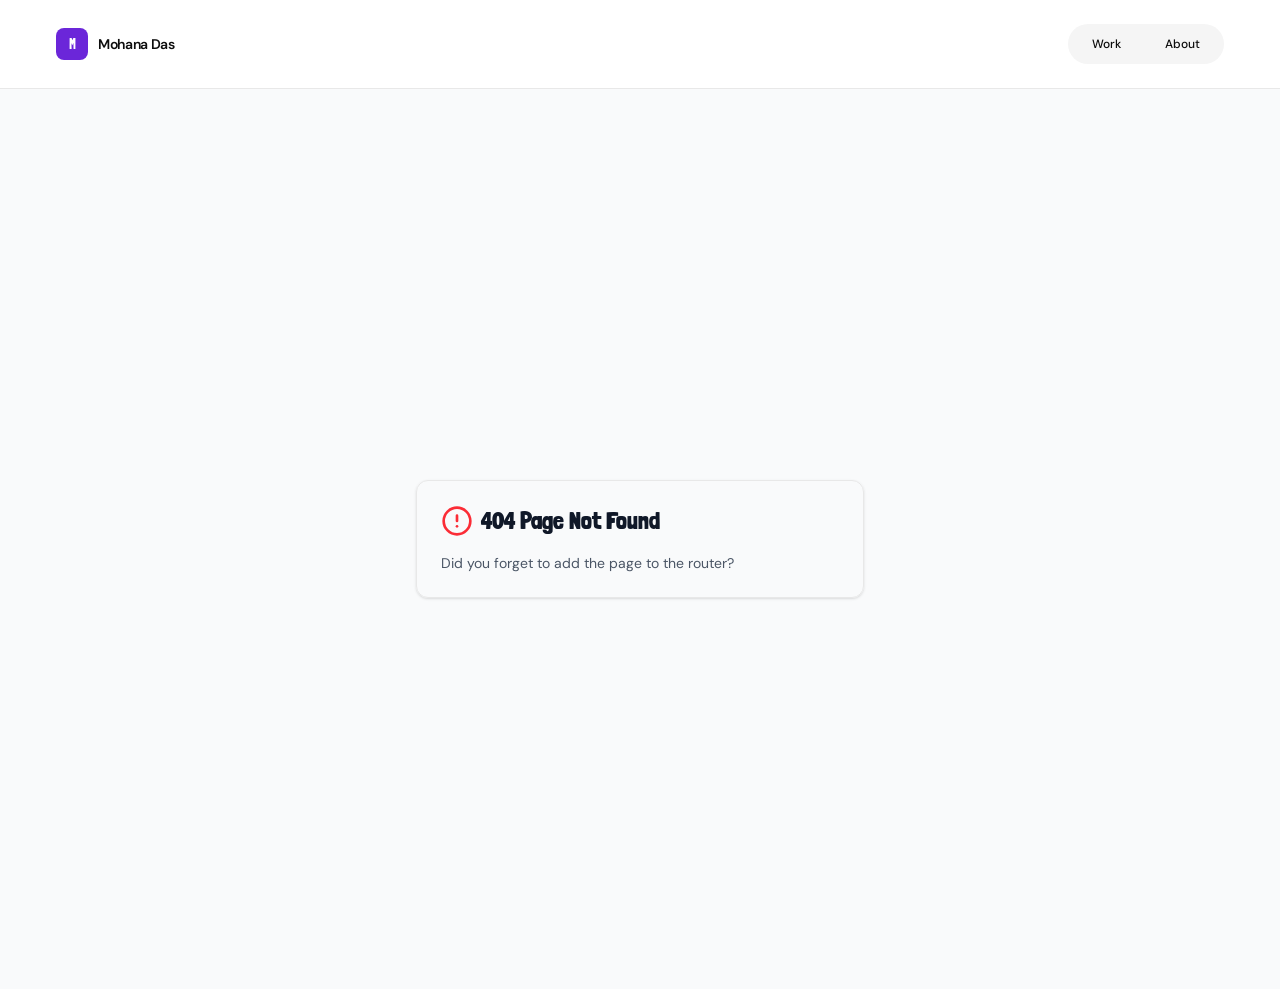
<file: index.html>
<!DOCTYPE html>
<html lang="en">
  <head>
    <meta charset="UTF-8" />
    <meta name="viewport" content="width=device-width, initial-scale=1.0, maximum-scale=1" />
    <title>Mohana Das — Content Strategist & Product Thinker</title>
    <link rel="icon" type="image/svg+xml" href="/favicon.svg" />
    <link rel="preconnect" href="https://fonts.googleapis.com">
    <link rel="preconnect" href="https://fonts.gstatic.com" crossorigin>
    <link href="https://fonts.googleapis.com/css2?family=Londrina+Solid:wght@100;300;400;900&family=DM+Sans:ital,opsz,wght@0,9..40,300;0,9..40,400;0,9..40,500;0,9..40,600;1,9..40,300&display=swap" rel="stylesheet">
    <script>
      // Restore path from GitHub Pages 404 redirect
      (function(l) {
        if (l.search[1] === 'p' && l.search[2] === '=') {
          var parts = l.search.slice(3).split('~s~');
          var restoredPath = parts[0].replace(/~and~/g, '&');
          var restoredSearch = parts[1] ? '?' + parts[1].replace(/~and~/g, '&') : '';
          window.history.replaceState(null, null, restoredPath + restoredSearch + l.hash);
        }
      }(window.location));
    </script>
    <script type="module" crossorigin src="/assets/index-Bo4kKJcj.js"></script>
    <link rel="stylesheet" crossorigin href="/assets/index-D-7y8cLh.css">
  </head>
  <body>
    <div id="root"></div>
  </body>
</html>
</file>
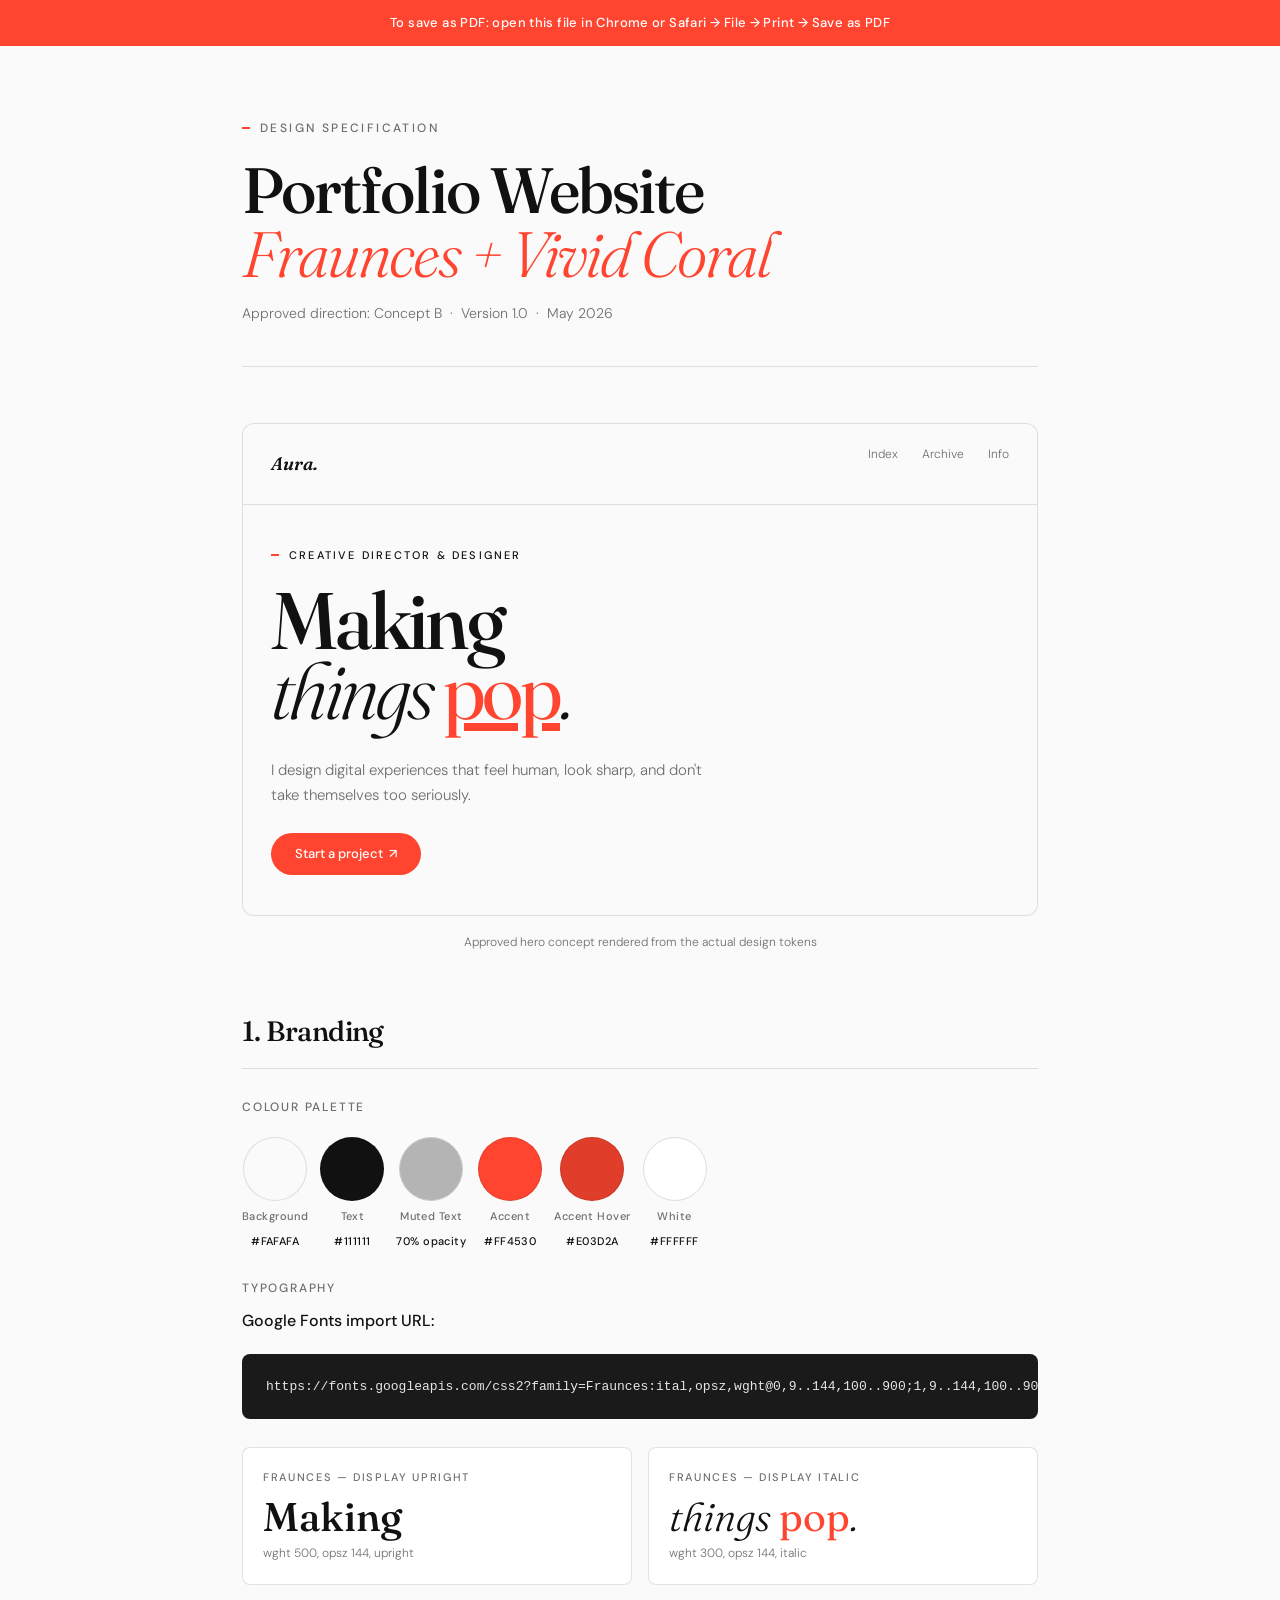
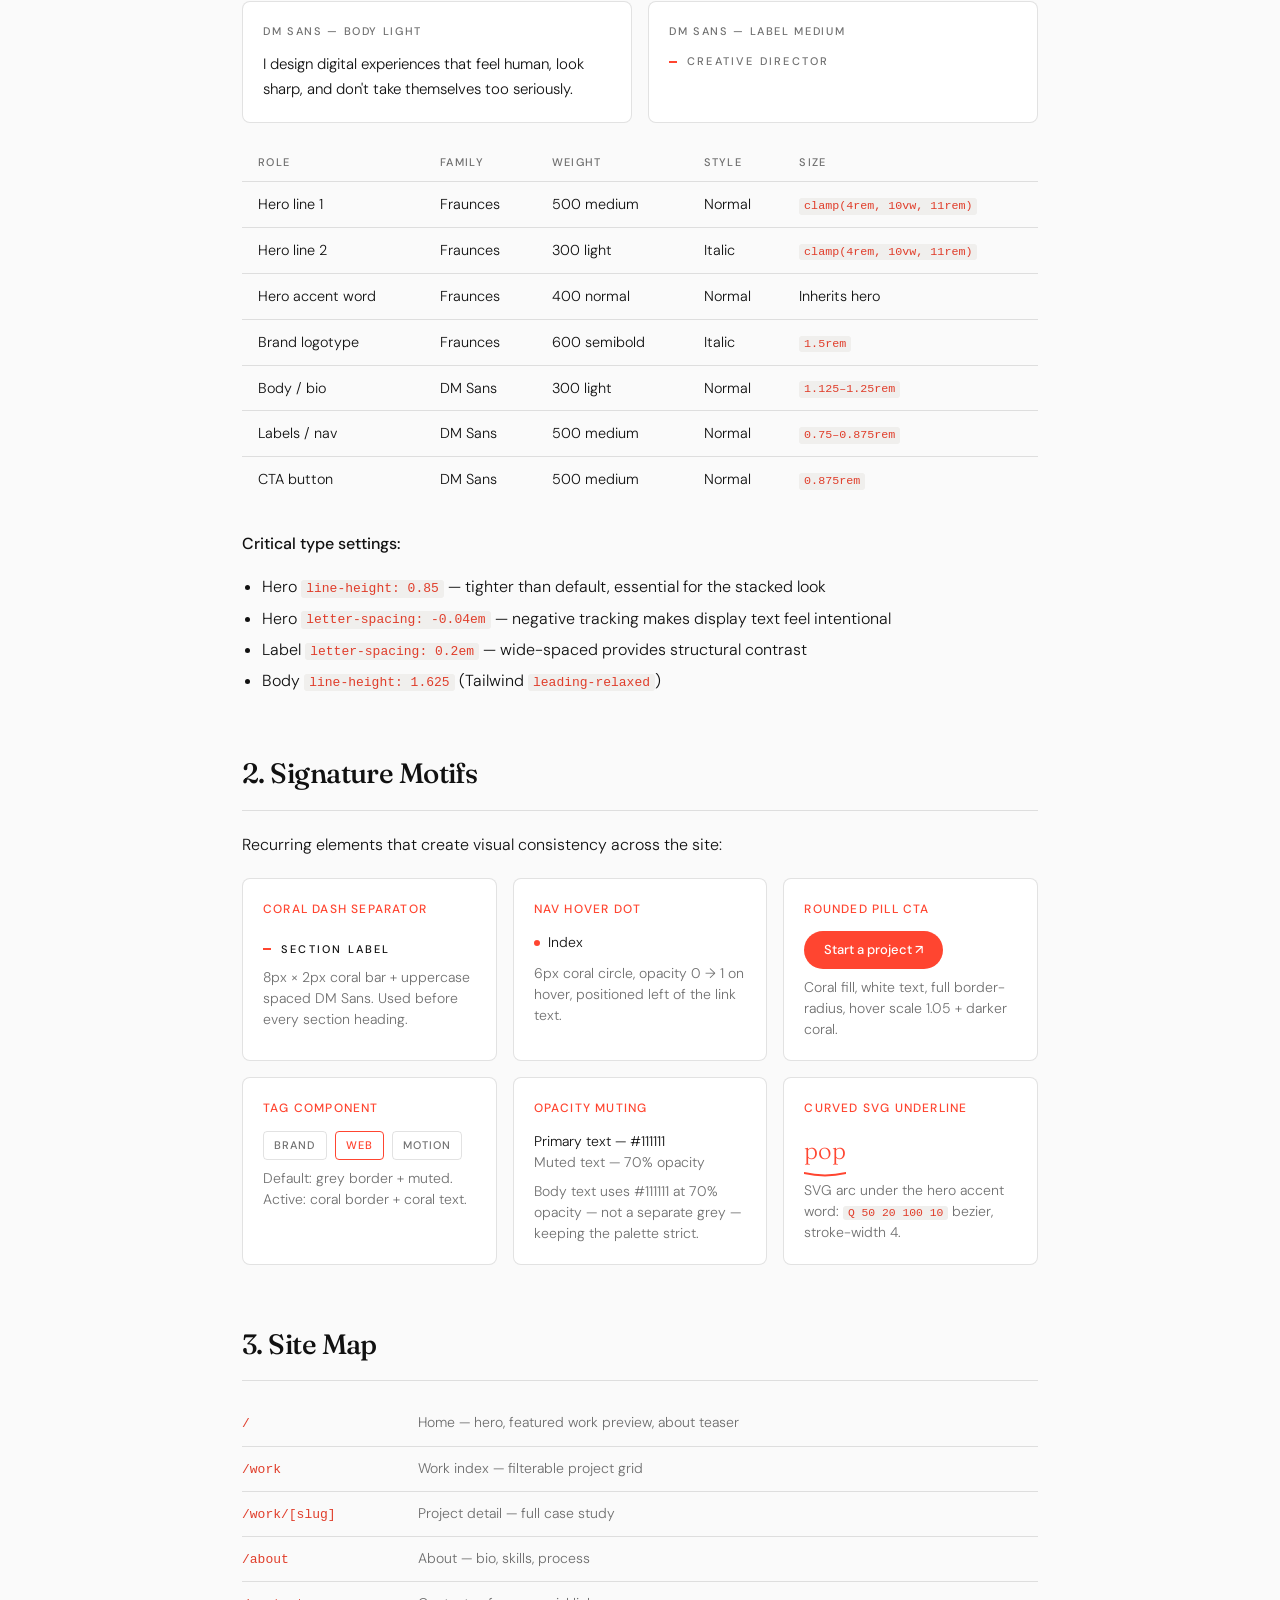
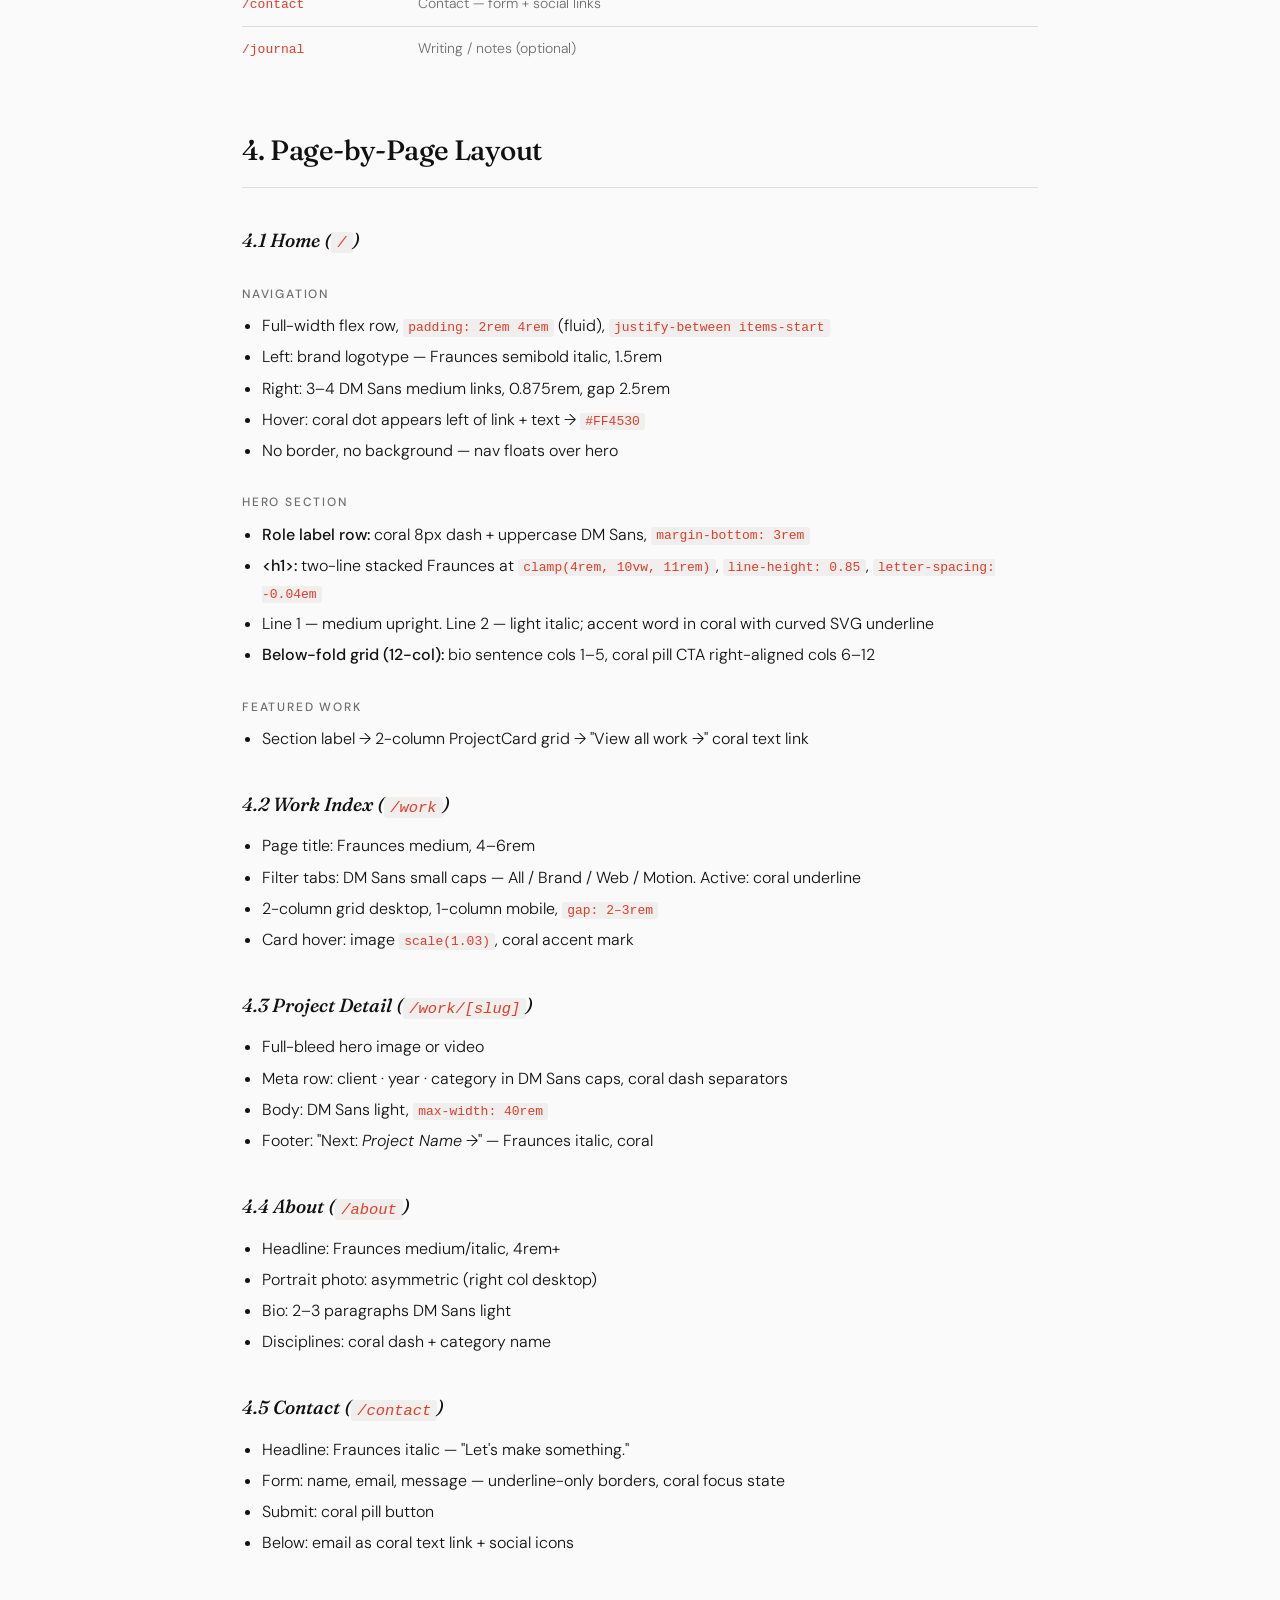
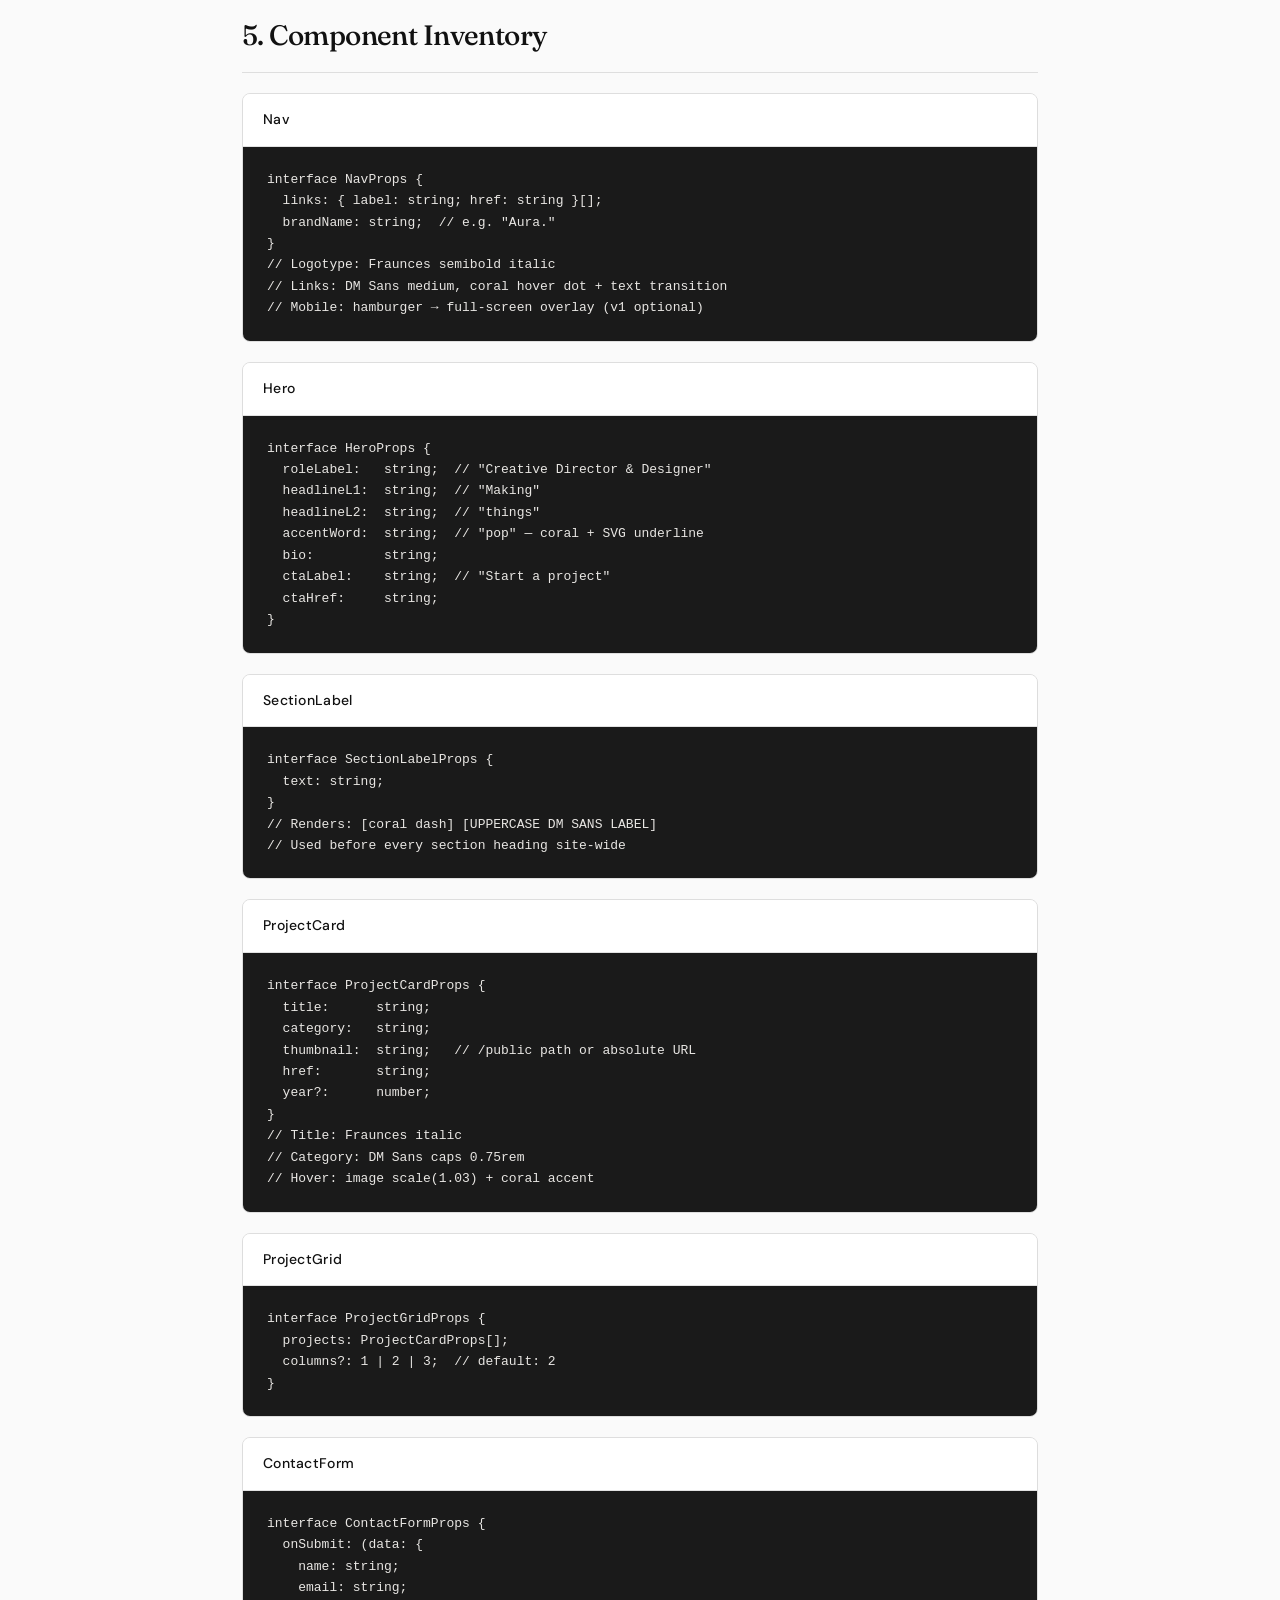
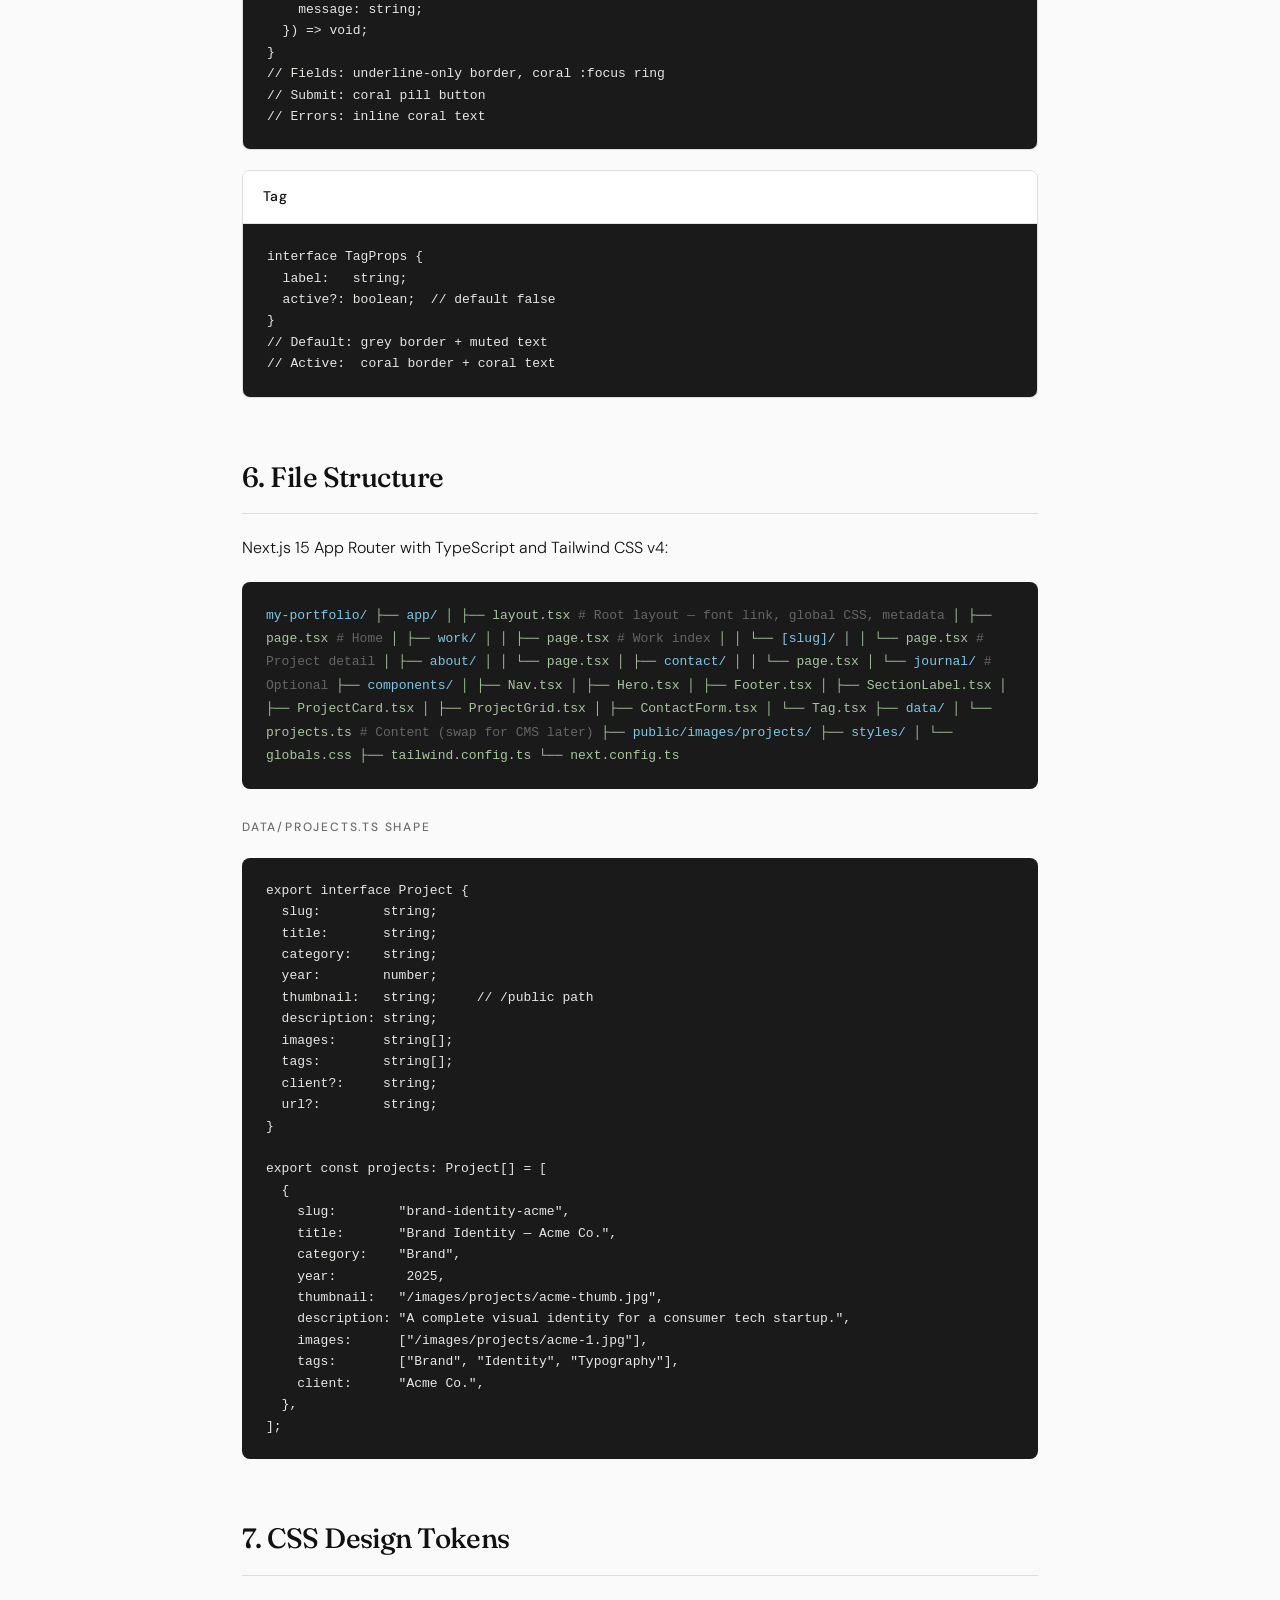
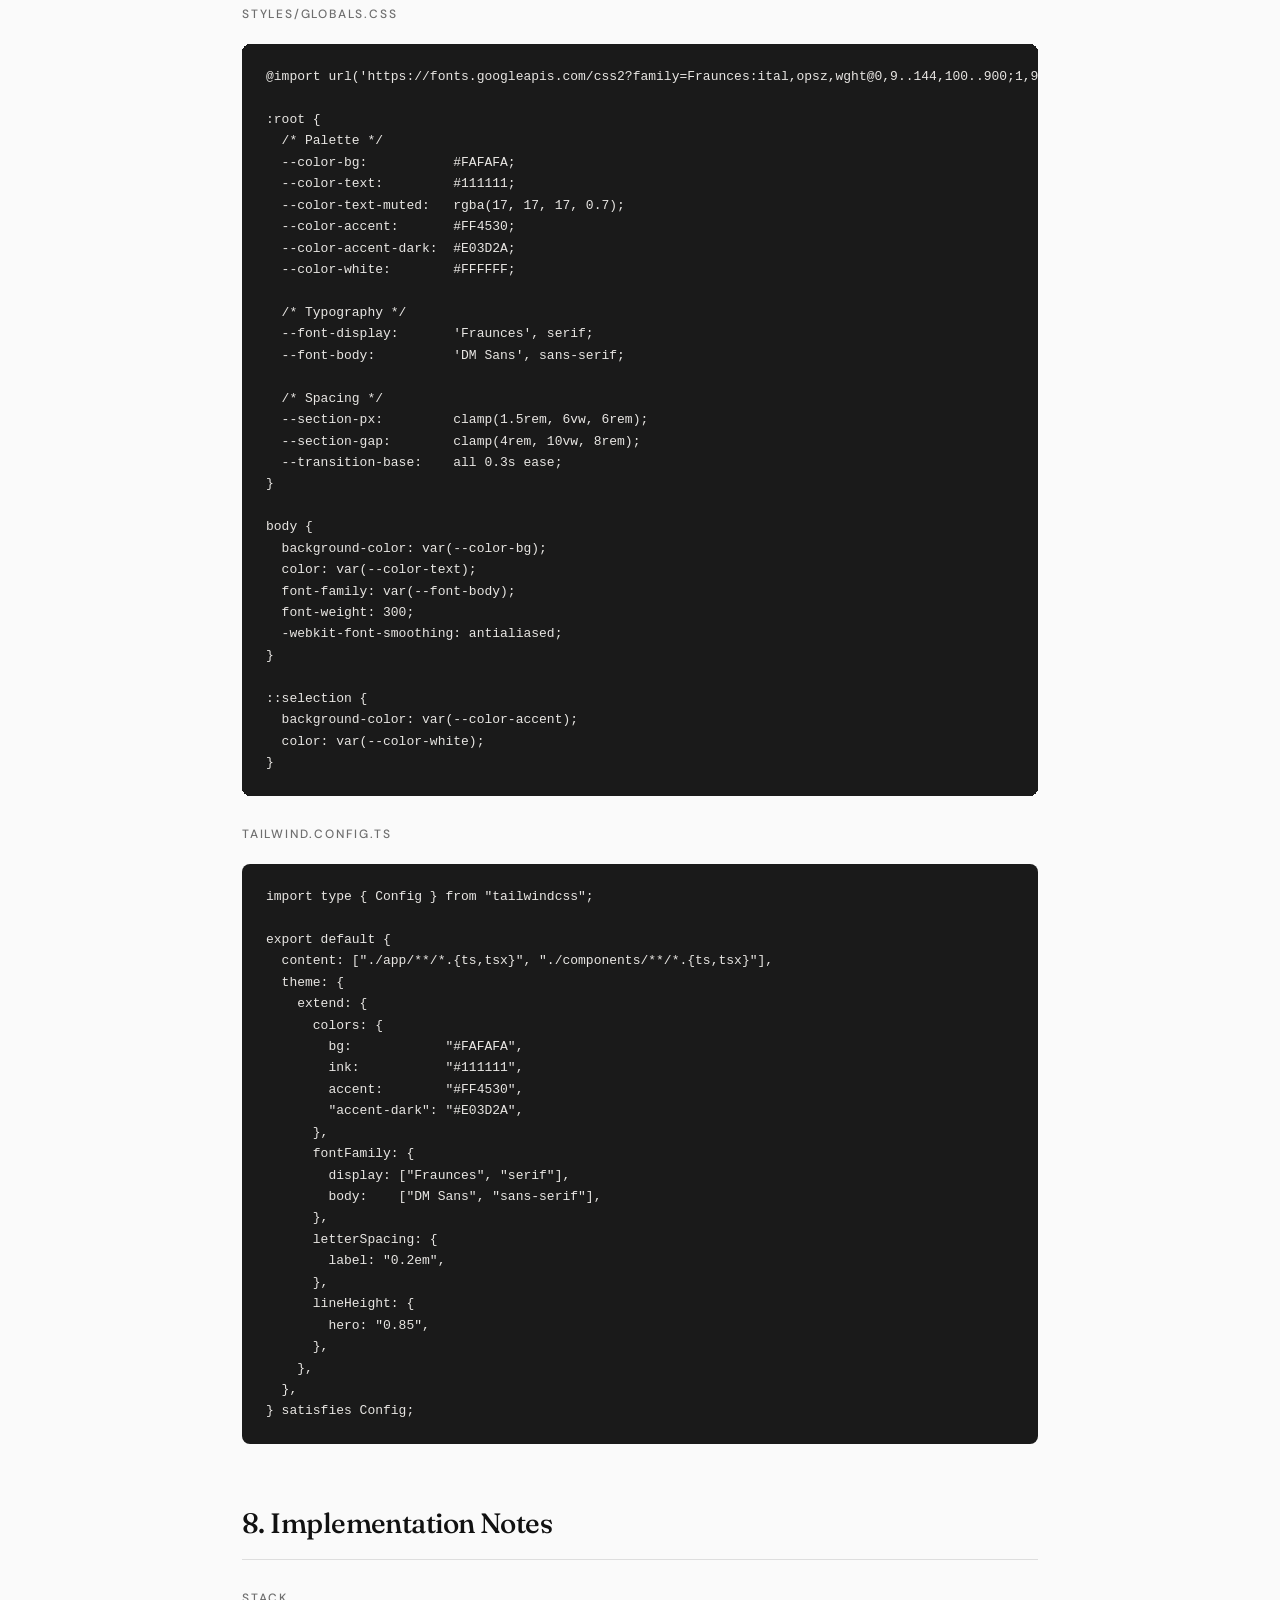
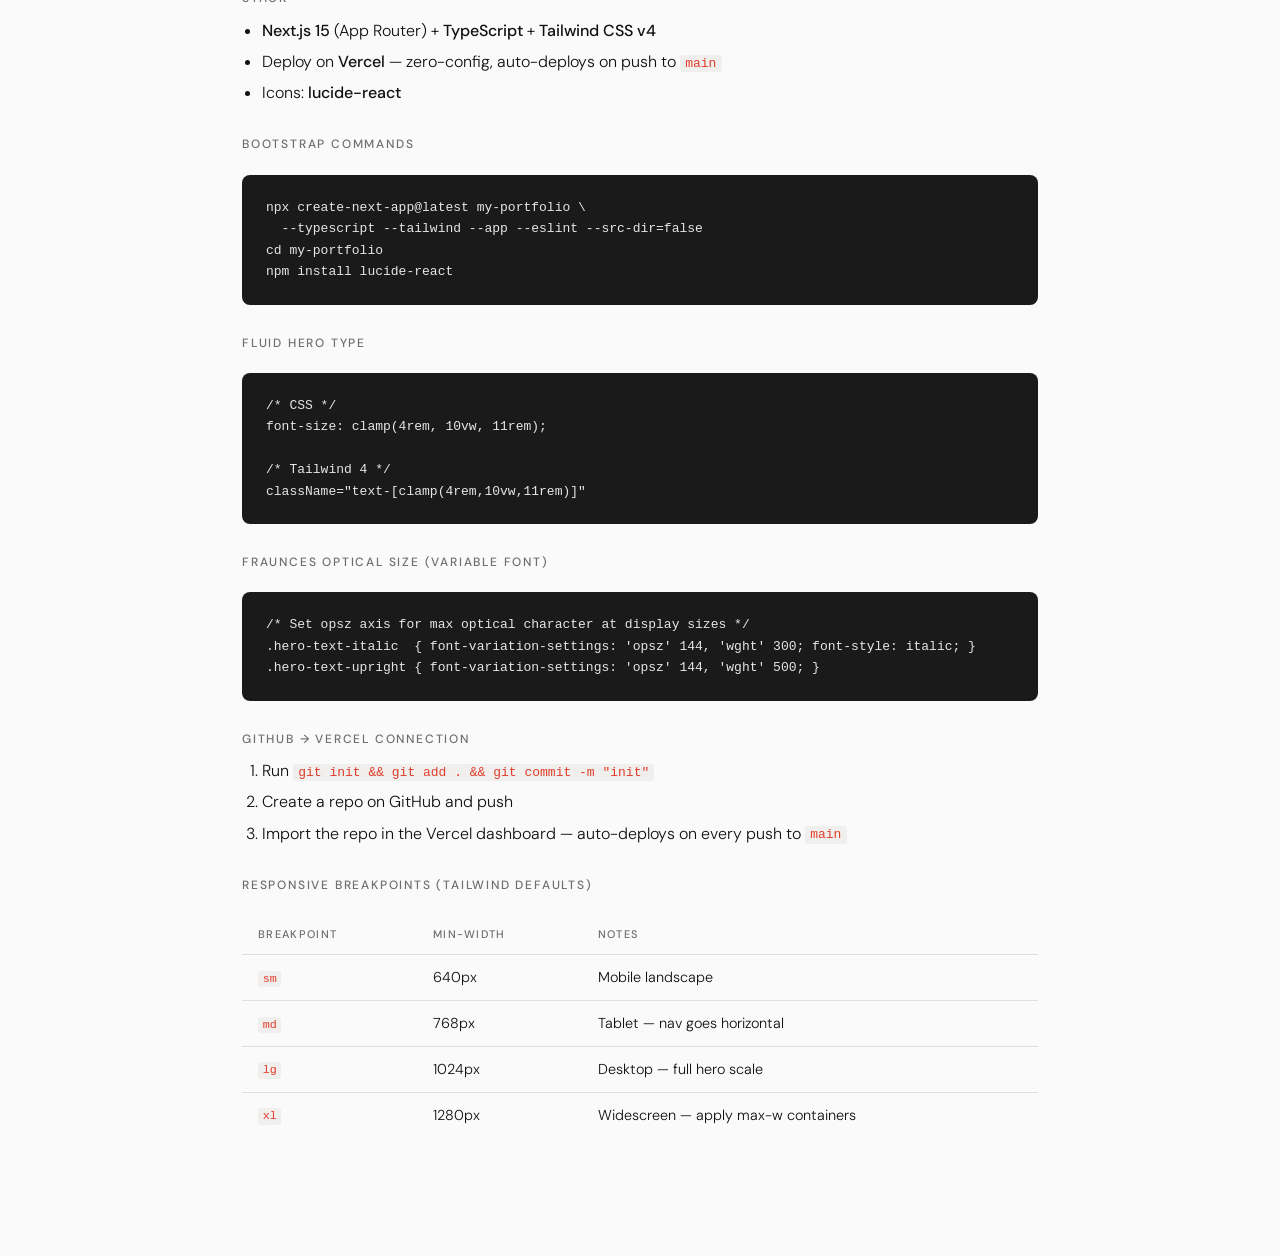
<file: portfolio-design-spec.html>
<!DOCTYPE html>
<html lang="en">
<head>
  <meta charset="UTF-8" />
  <meta name="viewport" content="width=device-width, initial-scale=1.0" />
  <title>Portfolio Design Spec — Concept B</title>
  <link rel="stylesheet" href="https://fonts.googleapis.com/css2?family=Fraunces:ital,opsz,wght@0,9..144,100..900;1,9..144,100..900&family=DM+Sans:opsz,wght@9..40,300;9..40,400;9..40,500&display=swap" />
  <style>
    *, *::before, *::after { box-sizing: border-box; margin: 0; padding: 0; }

    :root {
      --bg:           #FAFAFA;
      --ink:          #111111;
      --muted:        rgba(17,17,17,0.6);
      --accent:       #FF4530;
      --accent-dark:  #E03D2A;
      --white:        #FFFFFF;
      --border:       rgba(17,17,17,0.12);
      --code-bg:      #F0EFED;
      --font-display: 'Fraunces', serif;
      --font-body:    'DM Sans', sans-serif;
    }

    html { font-size: 16px; scroll-behavior: smooth; }

    body {
      background: var(--bg);
      color: var(--ink);
      font-family: var(--font-body);
      font-weight: 300;
      line-height: 1.7;
      -webkit-font-smoothing: antialiased;
    }

    /* ── Print banner ────────────────────────────────── */
    .print-banner {
      background: var(--accent);
      color: white;
      text-align: center;
      padding: 0.75rem 1rem;
      font-size: 0.8125rem;
      font-weight: 500;
      letter-spacing: 0.03em;
    }
    @media print { .print-banner { display: none; } }

    /* ── Layout ──────────────────────────────────────── */
    .page { max-width: 860px; margin: 0 auto; padding: 4rem 2rem 6rem; }

    /* ── Doc header ──────────────────────────────────── */
    .doc-header { border-bottom: 1px solid var(--border); padding-bottom: 2.5rem; margin-bottom: 3.5rem; }
    .doc-label {
      display: inline-flex; align-items: center; gap: 0.625rem;
      font-size: 0.75rem; font-weight: 500; letter-spacing: 0.2em;
      text-transform: uppercase; color: var(--muted); margin-bottom: 1.25rem;
    }
    .doc-label::before {
      content: ''; display: block;
      width: 8px; height: 2px; background: var(--accent); flex-shrink: 0;
    }
    .doc-title {
      font-family: var(--font-display);
      font-size: clamp(2.5rem, 6vw, 4rem);
      font-weight: 500;
      line-height: 1;
      letter-spacing: -0.03em;
      margin-bottom: 0.5rem;
    }
    .doc-title em {
      font-style: italic;
      font-weight: 300;
      color: var(--accent);
    }
    .doc-meta { font-size: 0.875rem; color: var(--muted); margin-top: 1rem; }

    /* ── Section headings ────────────────────────────── */
    h2 {
      font-family: var(--font-display);
      font-size: 1.75rem;
      font-weight: 500;
      letter-spacing: -0.02em;
      margin-top: 3.5rem;
      margin-bottom: 1.25rem;
      padding-bottom: 0.75rem;
      border-bottom: 1px solid var(--border);
    }
    h3 {
      font-family: var(--font-display);
      font-size: 1.1875rem;
      font-weight: 500;
      font-style: italic;
      margin-top: 2.25rem;
      margin-bottom: 0.75rem;
    }
    h4 {
      font-size: 0.75rem;
      font-weight: 500;
      letter-spacing: 0.15em;
      text-transform: uppercase;
      color: var(--muted);
      margin-top: 1.75rem;
      margin-bottom: 0.5rem;
    }

    /* ── Body text ───────────────────────────────────── */
    p { margin-bottom: 1rem; font-weight: 300; color: var(--ink); }

    /* ── Tables ──────────────────────────────────────── */
    .table-wrap { overflow-x: auto; margin: 1.25rem 0 1.75rem; }
    table { width: 100%; border-collapse: collapse; font-size: 0.9rem; }
    thead th {
      text-align: left; padding: 0.625rem 1rem;
      font-size: 0.6875rem; font-weight: 500; letter-spacing: 0.12em;
      text-transform: uppercase; color: var(--muted);
      border-bottom: 1px solid var(--border);
    }
    tbody td {
      padding: 0.625rem 1rem;
      border-bottom: 1px solid var(--border);
      vertical-align: top;
      font-weight: 300;
    }
    tbody tr:last-child td { border-bottom: none; }
    code {
      font-family: 'SF Mono', 'Fira Code', 'Consolas', monospace;
      font-size: 0.8125em;
      background: var(--code-bg);
      padding: 0.1em 0.4em;
      border-radius: 3px;
      color: var(--accent-dark);
    }

    /* ── Code blocks ─────────────────────────────────── */
    pre {
      background: #1a1a1a;
      color: #e8e6e3;
      border-radius: 8px;
      padding: 1.375rem 1.5rem;
      overflow-x: auto;
      margin: 1.25rem 0 1.75rem;
      font-size: 0.8125rem;
      line-height: 1.65;
    }
    pre code {
      background: none;
      color: inherit;
      padding: 0;
      font-size: inherit;
    }

    /* ── Swatch row ──────────────────────────────────── */
    .swatches { display: flex; gap: 0.75rem; flex-wrap: wrap; margin: 1.25rem 0 1.75rem; }
    .swatch {
      display: flex; flex-direction: column; align-items: center; gap: 0.375rem;
      font-size: 0.6875rem; font-weight: 500; letter-spacing: 0.04em;
      text-align: center;
    }
    .swatch-color {
      width: 64px; height: 64px; border-radius: 50%;
      border: 1px solid var(--border);
    }
    .swatch-label { color: var(--muted); }
    .swatch-hex { color: var(--ink); font-weight: 500; }

    /* ── Motif cards ─────────────────────────────────── */
    .motif-grid {
      display: grid; grid-template-columns: repeat(auto-fill, minmax(240px, 1fr));
      gap: 1rem; margin: 1.25rem 0 1.75rem;
    }
    .motif-card {
      background: white;
      border: 1px solid var(--border);
      border-radius: 8px;
      padding: 1.25rem;
    }
    .motif-card-name {
      font-size: 0.75rem; font-weight: 500; letter-spacing: 0.1em;
      text-transform: uppercase; color: var(--accent); margin-bottom: 0.5rem;
    }
    .motif-card p { font-size: 0.875rem; color: var(--muted); margin: 0; line-height: 1.5; }

    /* ── Motif demos ─────────────────────────────────── */
    .motif-demo { margin: 0.75rem 0 0.5rem; }

    .demo-dash { display: inline-flex; align-items: center; gap: 0.625rem; }
    .demo-dash::before { content: ''; display: block; width: 8px; height: 2px; background: var(--accent); }
    .demo-dash span { font-size: 0.6875rem; font-weight: 500; letter-spacing: 0.2em; text-transform: uppercase; }

    .demo-pill {
      display: inline-flex; align-items: center; gap: 0.5rem;
      background: var(--accent); color: white;
      padding: 0.5rem 1.25rem; border-radius: 9999px;
      font-size: 0.8125rem; font-weight: 500;
    }

    .demo-tag-row { display: flex; gap: 0.5rem; flex-wrap: wrap; }
    .demo-tag {
      font-size: 0.6875rem; font-weight: 500; letter-spacing: 0.1em;
      text-transform: uppercase; padding: 0.25rem 0.625rem;
      border: 1px solid var(--border); border-radius: 4px; color: var(--muted);
    }
    .demo-tag.active { border-color: var(--accent); color: var(--accent); }

    /* ── Site map ────────────────────────────────────── */
    .sitemap { margin: 1.25rem 0 1.75rem; }
    .sitemap-route {
      display: flex; align-items: baseline; gap: 1rem;
      padding: 0.625rem 0; border-bottom: 1px solid var(--border);
      font-size: 0.9rem;
    }
    .sitemap-route:last-child { border-bottom: none; }
    .sitemap-path { font-family: monospace; font-size: 0.8125rem; color: var(--accent-dark); min-width: 10rem; }
    .sitemap-desc { color: var(--muted); font-weight: 300; font-size: 0.875rem; }

    /* ── Component cards ─────────────────────────────── */
    .component-card {
      border: 1px solid var(--border);
      border-radius: 8px;
      overflow: hidden;
      margin: 1.25rem 0;
    }
    .component-card-header {
      background: white;
      padding: 0.875rem 1.25rem;
      border-bottom: 1px solid var(--border);
      display: flex; align-items: center; justify-content: space-between;
    }
    .component-card-name {
      font-size: 0.875rem; font-weight: 500; letter-spacing: 0.02em;
    }
    .component-card-body { padding: 0; }
    .component-card-body pre { margin: 0; border-radius: 0; }

    /* ── File tree ───────────────────────────────────── */
    .file-tree {
      background: #1a1a1a; color: #a8c6a0;
      border-radius: 8px; padding: 1.375rem 1.5rem;
      font-family: 'SF Mono', 'Fira Code', monospace;
      font-size: 0.8125rem; line-height: 1.8;
      margin: 1.25rem 0 1.75rem;
      overflow-x: auto;
    }
    .file-tree .dir { color: #7ec8e3; }
    .file-tree .comment { color: #666; }

    /* ── Token preview ───────────────────────────────── */
    .token-preview {
      display: grid; grid-template-columns: 1fr 1fr; gap: 1rem;
      margin: 1.25rem 0;
    }
    @media (max-width: 600px) { .token-preview { grid-template-columns: 1fr; } }
    .token-card {
      background: white; border: 1px solid var(--border);
      border-radius: 8px; padding: 1.25rem;
    }
    .token-card-label {
      font-size: 0.6875rem; font-weight: 500; letter-spacing: 0.15em;
      text-transform: uppercase; color: var(--muted); margin-bottom: 0.75rem;
    }
    .type-specimen { font-family: var(--font-display); line-height: 0.9; color: var(--ink); }
    .type-specimen.italic { font-style: italic; font-weight: 300; }

    /* ── Hero preview ────────────────────────────────── */
    .hero-preview {
      border: 1px solid var(--border); border-radius: 12px;
      overflow: hidden; background: #FAFAFA;
      margin: 1.5rem 0 2rem;
    }
    .hero-preview-nav {
      padding: 1.25rem 1.75rem;
      display: flex; justify-content: space-between; align-items: center;
      border-bottom: 1px solid var(--border);
    }
    .hero-preview-logo {
      font-family: var(--font-display); font-style: italic;
      font-weight: 600; font-size: 1.125rem;
    }
    .hero-preview-links {
      display: flex; gap: 1.5rem; list-style: none;
      font-size: 0.75rem; font-weight: 500; color: var(--muted);
    }
    .hero-preview-body { padding: 2rem 1.75rem 2.5rem; }
    .hero-preview-label {
      display: inline-flex; align-items: center; gap: 0.625rem;
      font-size: 0.6875rem; font-weight: 500; letter-spacing: 0.2em;
      text-transform: uppercase; color: var(--ink); margin-bottom: 1.25rem;
    }
    .hero-preview-label::before {
      content: ''; display: block; width: 8px; height: 2px; background: var(--accent);
    }
    .hero-preview-h1 {
      font-family: var(--font-display);
      font-size: clamp(2.5rem, 8vw, 5rem);
      line-height: 0.88;
      letter-spacing: -0.04em;
    }
    .hero-preview-h1 .line1 { display: block; font-weight: 500; }
    .hero-preview-h1 .line2 { display: block; font-style: italic; font-weight: 300; }
    .hero-preview-h1 .coral { color: var(--accent); font-style: normal; font-weight: 400;
      text-decoration: underline; text-decoration-color: var(--accent); text-underline-offset: 4px; }
    .hero-preview-bio {
      margin-top: 2rem; font-size: 0.9375rem; font-weight: 300;
      color: var(--muted); max-width: 28rem; margin-bottom: 1.5rem;
    }
    .hero-preview-cta {
      display: inline-flex; align-items: center; gap: 0.5rem;
      background: var(--accent); color: white;
      padding: 0.625rem 1.5rem; border-radius: 9999px;
      font-size: 0.8125rem; font-weight: 500;
    }

    /* ── Utilities ───────────────────────────────────── */
    .accent { color: var(--accent); }
    ul { padding-left: 1.25rem; margin-bottom: 1rem; }
    li { margin-bottom: 0.25rem; font-weight: 300; }
    strong { font-weight: 500; }
    hr { border: none; border-top: 1px solid var(--border); margin: 3rem 0; }

    @media print {
      body { font-size: 11pt; }
      .page { padding: 0; }
      pre { background: #f5f5f5 !important; color: #111 !important; border: 1px solid #ddd; }
      .file-tree { background: #f5f5f5 !important; color: #333 !important; }
      h2 { page-break-before: auto; }
      .component-card, .motif-card { break-inside: avoid; }
    }
  </style>
</head>
<body>

<div class="print-banner">
  To save as PDF: open this file in Chrome or Safari → File → Print → Save as PDF
</div>

<div class="page">

  <!-- ── Doc Header ── -->
  <header class="doc-header">
    <div class="doc-label">Design Specification</div>
    <h1 class="doc-title">Portfolio Website<br><em>Fraunces + Vivid Coral</em></h1>
    <div class="doc-meta">Approved direction: Concept B &nbsp;·&nbsp; Version 1.0 &nbsp;·&nbsp; May 2026</div>
  </header>

  <!-- ── Live Preview ── -->
  <section>
    <div class="hero-preview">
      <div class="hero-preview-nav">
        <div class="hero-preview-logo">Aura.</div>
        <ul class="hero-preview-links">
          <li>Index</li><li>Archive</li><li>Info</li>
        </ul>
      </div>
      <div class="hero-preview-body">
        <div class="hero-preview-label">Creative Director &amp; Designer</div>
        <h2 class="hero-preview-h1" style="margin:0; border:none; padding:0; font-size:clamp(2.5rem,8vw,5rem)">
          <span class="line1">Making</span>
          <span class="line2">things <span class="coral">pop</span>.</span>
        </h2>
        <p class="hero-preview-bio">I design digital experiences that feel human, look sharp, and don't take themselves too seriously.</p>
        <div class="hero-preview-cta">Start a project &nbsp;↗</div>
      </div>
    </div>
    <p style="font-size:0.75rem; color:var(--muted); text-align:center; margin-top:-1rem">Approved hero concept rendered from the actual design tokens</p>
  </section>

  <!-- ── 1. Branding ── -->
  <section>
    <h2>1. Branding</h2>

    <h4>Colour Palette</h4>
    <div class="swatches">
      <div class="swatch">
        <div class="swatch-color" style="background:#FAFAFA"></div>
        <div class="swatch-label">Background</div>
        <div class="swatch-hex">#FAFAFA</div>
      </div>
      <div class="swatch">
        <div class="swatch-color" style="background:#111111"></div>
        <div class="swatch-label">Text</div>
        <div class="swatch-hex">#111111</div>
      </div>
      <div class="swatch">
        <div class="swatch-color" style="background:rgba(17,17,17,0.3); border:1px solid #ccc"></div>
        <div class="swatch-label">Muted Text</div>
        <div class="swatch-hex">70% opacity</div>
      </div>
      <div class="swatch">
        <div class="swatch-color" style="background:#FF4530"></div>
        <div class="swatch-label">Accent</div>
        <div class="swatch-hex">#FF4530</div>
      </div>
      <div class="swatch">
        <div class="swatch-color" style="background:#E03D2A"></div>
        <div class="swatch-label">Accent Hover</div>
        <div class="swatch-hex">#E03D2A</div>
      </div>
      <div class="swatch">
        <div class="swatch-color" style="background:#FFFFFF; border:1px solid #ddd"></div>
        <div class="swatch-label">White</div>
        <div class="swatch-hex">#FFFFFF</div>
      </div>
    </div>

    <h4>Typography</h4>
    <p style="margin-bottom:0.5rem"><strong>Google Fonts import URL:</strong></p>
    <pre><code>https://fonts.googleapis.com/css2?family=Fraunces:ital,opsz,wght@0,9..144,100..900;1,9..144,100..900&family=DM+Sans:opsz,wght@9..40,300;9..40,400;9..40,500&display=swap</code></pre>

    <div class="token-preview">
      <div class="token-card">
        <div class="token-card-label">Fraunces — Display upright</div>
        <div class="type-specimen" style="font-size:2.5rem; font-weight:500">Making</div>
        <p style="font-size:0.75rem; color:var(--muted); margin-top:0.5rem; margin-bottom:0">wght 500, opsz 144, upright</p>
      </div>
      <div class="token-card">
        <div class="token-card-label">Fraunces — Display italic</div>
        <div class="type-specimen italic" style="font-size:2.5rem; font-weight:300">things <span style="color:var(--accent); font-style:normal; font-weight:400">pop</span>.</div>
        <p style="font-size:0.75rem; color:var(--muted); margin-top:0.5rem; margin-bottom:0">wght 300, opsz 144, italic</p>
      </div>
      <div class="token-card">
        <div class="token-card-label">DM Sans — Body light</div>
        <p style="margin:0; font-weight:300; font-size:0.9375rem; line-height:1.65">I design digital experiences that feel human, look sharp, and don't take themselves too seriously.</p>
      </div>
      <div class="token-card">
        <div class="token-card-label">DM Sans — Label medium</div>
        <div style="display:flex; align-items:center; gap:0.625rem; font-size:0.6875rem; font-weight:500; letter-spacing:0.2em; text-transform:uppercase; color:var(--muted); margin-top:0.5rem">
          <span style="width:8px; height:2px; background:var(--accent); display:block; flex-shrink:0"></span>
          Creative Director
        </div>
      </div>
    </div>

    <div class="table-wrap">
      <table>
        <thead><tr>
          <th>Role</th><th>Family</th><th>Weight</th><th>Style</th><th>Size</th>
        </tr></thead>
        <tbody>
          <tr><td>Hero line 1</td><td>Fraunces</td><td>500 medium</td><td>Normal</td><td><code>clamp(4rem, 10vw, 11rem)</code></td></tr>
          <tr><td>Hero line 2</td><td>Fraunces</td><td>300 light</td><td>Italic</td><td><code>clamp(4rem, 10vw, 11rem)</code></td></tr>
          <tr><td>Hero accent word</td><td>Fraunces</td><td>400 normal</td><td>Normal</td><td>Inherits hero</td></tr>
          <tr><td>Brand logotype</td><td>Fraunces</td><td>600 semibold</td><td>Italic</td><td><code>1.5rem</code></td></tr>
          <tr><td>Body / bio</td><td>DM Sans</td><td>300 light</td><td>Normal</td><td><code>1.125–1.25rem</code></td></tr>
          <tr><td>Labels / nav</td><td>DM Sans</td><td>500 medium</td><td>Normal</td><td><code>0.75–0.875rem</code></td></tr>
          <tr><td>CTA button</td><td>DM Sans</td><td>500 medium</td><td>Normal</td><td><code>0.875rem</code></td></tr>
        </tbody>
      </table>
    </div>

    <p><strong>Critical type settings:</strong></p>
    <ul>
      <li>Hero <code>line-height: 0.85</code> — tighter than default, essential for the stacked look</li>
      <li>Hero <code>letter-spacing: -0.04em</code> — negative tracking makes display text feel intentional</li>
      <li>Label <code>letter-spacing: 0.2em</code> — wide-spaced provides structural contrast</li>
      <li>Body <code>line-height: 1.625</code> (Tailwind <code>leading-relaxed</code>)</li>
    </ul>
  </section>

  <!-- ── 2. Signature Motifs ── -->
  <section>
    <h2>2. Signature Motifs</h2>
    <p>Recurring elements that create visual consistency across the site:</p>

    <div class="motif-grid">
      <div class="motif-card">
        <div class="motif-card-name">Coral Dash Separator</div>
        <div class="motif-demo"><div class="demo-dash"><span>Section Label</span></div></div>
        <p>8px × 2px coral bar + uppercase spaced DM Sans. Used before every section heading.</p>
      </div>
      <div class="motif-card">
        <div class="motif-card-name">Nav Hover Dot</div>
        <div class="motif-demo" style="display:flex; align-items:center; gap:0.5rem; font-size:0.875rem">
          <span style="width:6px; height:6px; border-radius:50%; background:var(--accent); display:block"></span>
          <span>Index</span>
        </div>
        <p>6px coral circle, opacity 0 → 1 on hover, positioned left of the link text.</p>
      </div>
      <div class="motif-card">
        <div class="motif-card-name">Rounded Pill CTA</div>
        <div class="motif-demo"><div class="demo-pill">Start a project ↗</div></div>
        <p>Coral fill, white text, full border-radius, hover scale 1.05 + darker coral.</p>
      </div>
      <div class="motif-card">
        <div class="motif-card-name">Tag Component</div>
        <div class="motif-demo demo-tag-row">
          <span class="demo-tag">Brand</span>
          <span class="demo-tag active">Web</span>
          <span class="demo-tag">Motion</span>
        </div>
        <p>Default: grey border + muted. Active: coral border + coral text.</p>
      </div>
      <div class="motif-card">
        <div class="motif-card-name">Opacity Muting</div>
        <div class="motif-demo">
          <p style="color:var(--ink); margin:0; font-size:0.875rem">Primary text — #111111</p>
          <p style="color:var(--muted); margin:0; font-size:0.875rem">Muted text — 70% opacity</p>
        </div>
        <p>Body text uses #111111 at 70% opacity — not a separate grey — keeping the palette strict.</p>
      </div>
      <div class="motif-card">
        <div class="motif-card-name">Curved SVG Underline</div>
        <div class="motif-demo">
          <span style="font-family:var(--font-display); font-size:1.5rem; color:var(--accent); position:relative; display:inline-block">
            pop
            <svg style="position:absolute; bottom:-6px; left:0; width:100%; height:10px; color:var(--accent)" viewBox="0 0 100 20" preserveAspectRatio="none">
              <path d="M0 10 Q 50 20 100 10" fill="none" stroke="currentColor" stroke-width="4" stroke-linecap="round"/>
            </svg>
          </span>
        </div>
        <p>SVG arc under the hero accent word: <code>Q 50 20 100 10</code> bezier, stroke-width 4.</p>
      </div>
    </div>
  </section>

  <!-- ── 3. Site Map ── -->
  <section>
    <h2>3. Site Map</h2>
    <div class="sitemap">
      <div class="sitemap-route">
        <div class="sitemap-path">/</div>
        <div class="sitemap-desc">Home — hero, featured work preview, about teaser</div>
      </div>
      <div class="sitemap-route">
        <div class="sitemap-path">/work</div>
        <div class="sitemap-desc">Work index — filterable project grid</div>
      </div>
      <div class="sitemap-route">
        <div class="sitemap-path">/work/[slug]</div>
        <div class="sitemap-desc">Project detail — full case study</div>
      </div>
      <div class="sitemap-route">
        <div class="sitemap-path">/about</div>
        <div class="sitemap-desc">About — bio, skills, process</div>
      </div>
      <div class="sitemap-route">
        <div class="sitemap-path">/contact</div>
        <div class="sitemap-desc">Contact — form + social links</div>
      </div>
      <div class="sitemap-route">
        <div class="sitemap-path">/journal</div>
        <div class="sitemap-desc">Writing / notes (optional)</div>
      </div>
    </div>
  </section>

  <!-- ── 4. Page Layouts ── -->
  <section>
    <h2>4. Page-by-Page Layout</h2>

    <h3>4.1 Home (<code>/</code>)</h3>
    <h4>Navigation</h4>
    <ul>
      <li>Full-width flex row, <code>padding: 2rem 4rem</code> (fluid), <code>justify-between items-start</code></li>
      <li>Left: brand logotype — Fraunces semibold italic, 1.5rem</li>
      <li>Right: 3–4 DM Sans medium links, 0.875rem, gap 2.5rem</li>
      <li>Hover: coral dot appears left of link + text → <code>#FF4530</code></li>
      <li>No border, no background — nav floats over hero</li>
    </ul>
    <h4>Hero Section</h4>
    <ul>
      <li><strong>Role label row:</strong> coral 8px dash + uppercase DM Sans, <code>margin-bottom: 3rem</code></li>
      <li><strong>&lt;h1&gt;:</strong> two-line stacked Fraunces at <code>clamp(4rem, 10vw, 11rem)</code>, <code>line-height: 0.85</code>, <code>letter-spacing: -0.04em</code></li>
      <li>Line 1 — medium upright. Line 2 — light italic; accent word in coral with curved SVG underline</li>
      <li><strong>Below-fold grid (12-col):</strong> bio sentence cols 1–5, coral pill CTA right-aligned cols 6–12</li>
    </ul>
    <h4>Featured Work</h4>
    <ul>
      <li>Section label → 2-column ProjectCard grid → "View all work →" coral text link</li>
    </ul>

    <h3>4.2 Work Index (<code>/work</code>)</h3>
    <ul>
      <li>Page title: Fraunces medium, 4–6rem</li>
      <li>Filter tabs: DM Sans small caps — All / Brand / Web / Motion. Active: coral underline</li>
      <li>2-column grid desktop, 1-column mobile, <code>gap: 2–3rem</code></li>
      <li>Card hover: image <code>scale(1.03)</code>, coral accent mark</li>
    </ul>

    <h3>4.3 Project Detail (<code>/work/[slug]</code>)</h3>
    <ul>
      <li>Full-bleed hero image or video</li>
      <li>Meta row: client · year · category in DM Sans caps, coral dash separators</li>
      <li>Body: DM Sans light, <code>max-width: 40rem</code></li>
      <li>Footer: "Next: <em>Project Name</em> →" — Fraunces italic, coral</li>
    </ul>

    <h3>4.4 About (<code>/about</code>)</h3>
    <ul>
      <li>Headline: Fraunces medium/italic, 4rem+</li>
      <li>Portrait photo: asymmetric (right col desktop)</li>
      <li>Bio: 2–3 paragraphs DM Sans light</li>
      <li>Disciplines: coral dash + category name</li>
    </ul>

    <h3>4.5 Contact (<code>/contact</code>)</h3>
    <ul>
      <li>Headline: Fraunces italic — "Let's make something."</li>
      <li>Form: name, email, message — underline-only borders, coral focus state</li>
      <li>Submit: coral pill button</li>
      <li>Below: email as coral text link + social icons</li>
    </ul>
  </section>

  <!-- ── 5. Component Inventory ── -->
  <section>
    <h2>5. Component Inventory</h2>

    <div class="component-card">
      <div class="component-card-header">
        <div class="component-card-name">Nav</div>
      </div>
      <div class="component-card-body">
        <pre><code>interface NavProps {
  links: { label: string; href: string }[];
  brandName: string;  // e.g. "Aura."
}
// Logotype: Fraunces semibold italic
// Links: DM Sans medium, coral hover dot + text transition
// Mobile: hamburger → full-screen overlay (v1 optional)</code></pre>
      </div>
    </div>

    <div class="component-card">
      <div class="component-card-header">
        <div class="component-card-name">Hero</div>
      </div>
      <div class="component-card-body">
        <pre><code>interface HeroProps {
  roleLabel:   string;  // "Creative Director & Designer"
  headlineL1:  string;  // "Making"
  headlineL2:  string;  // "things"
  accentWord:  string;  // "pop" — coral + SVG underline
  bio:         string;
  ctaLabel:    string;  // "Start a project"
  ctaHref:     string;
}</code></pre>
      </div>
    </div>

    <div class="component-card">
      <div class="component-card-header">
        <div class="component-card-name">SectionLabel</div>
      </div>
      <div class="component-card-body">
        <pre><code>interface SectionLabelProps {
  text: string;
}
// Renders: [coral dash] [UPPERCASE DM SANS LABEL]
// Used before every section heading site-wide</code></pre>
      </div>
    </div>

    <div class="component-card">
      <div class="component-card-header">
        <div class="component-card-name">ProjectCard</div>
      </div>
      <div class="component-card-body">
        <pre><code>interface ProjectCardProps {
  title:      string;
  category:   string;
  thumbnail:  string;   // /public path or absolute URL
  href:       string;
  year?:      number;
}
// Title: Fraunces italic
// Category: DM Sans caps 0.75rem
// Hover: image scale(1.03) + coral accent</code></pre>
      </div>
    </div>

    <div class="component-card">
      <div class="component-card-header">
        <div class="component-card-name">ProjectGrid</div>
      </div>
      <div class="component-card-body">
        <pre><code>interface ProjectGridProps {
  projects: ProjectCardProps[];
  columns?: 1 | 2 | 3;  // default: 2
}</code></pre>
      </div>
    </div>

    <div class="component-card">
      <div class="component-card-header">
        <div class="component-card-name">ContactForm</div>
      </div>
      <div class="component-card-body">
        <pre><code>interface ContactFormProps {
  onSubmit: (data: {
    name: string;
    email: string;
    message: string;
  }) => void;
}
// Fields: underline-only border, coral :focus ring
// Submit: coral pill button
// Errors: inline coral text</code></pre>
      </div>
    </div>

    <div class="component-card">
      <div class="component-card-header">
        <div class="component-card-name">Tag</div>
      </div>
      <div class="component-card-body">
        <pre><code>interface TagProps {
  label:   string;
  active?: boolean;  // default false
}
// Default: grey border + muted text
// Active:  coral border + coral text</code></pre>
      </div>
    </div>
  </section>

  <!-- ── 6. File Structure ── -->
  <section>
    <h2>6. File Structure</h2>
    <p>Next.js 15 App Router with TypeScript and Tailwind CSS v4:</p>
    <div class="file-tree">
<span class="dir">my-portfolio/</span>
├── <span class="dir">app/</span>
│   ├── layout.tsx          <span class="comment"># Root layout — font link, global CSS, metadata</span>
│   ├── page.tsx            <span class="comment"># Home</span>
│   ├── <span class="dir">work/</span>
│   │   ├── page.tsx        <span class="comment"># Work index</span>
│   │   └── <span class="dir">[slug]/</span>
│   │       └── page.tsx    <span class="comment"># Project detail</span>
│   ├── <span class="dir">about/</span>
│   │   └── page.tsx
│   ├── <span class="dir">contact/</span>
│   │   └── page.tsx
│   └── <span class="dir">journal/</span>  <span class="comment">          # Optional</span>
├── <span class="dir">components/</span>
│   ├── Nav.tsx
│   ├── Hero.tsx
│   ├── Footer.tsx
│   ├── SectionLabel.tsx
│   ├── ProjectCard.tsx
│   ├── ProjectGrid.tsx
│   ├── ContactForm.tsx
│   └── Tag.tsx
├── <span class="dir">data/</span>
│   └── projects.ts         <span class="comment"># Content (swap for CMS later)</span>
├── <span class="dir">public/images/projects/</span>
├── <span class="dir">styles/</span>
│   └── globals.css
├── tailwind.config.ts
└── next.config.ts
    </div>

    <h4>data/projects.ts shape</h4>
    <pre><code>export interface Project {
  slug:        string;
  title:       string;
  category:    string;
  year:        number;
  thumbnail:   string;     // /public path
  description: string;
  images:      string[];
  tags:        string[];
  client?:     string;
  url?:        string;
}

export const projects: Project[] = [
  {
    slug:        "brand-identity-acme",
    title:       "Brand Identity — Acme Co.",
    category:    "Brand",
    year:         2025,
    thumbnail:   "/images/projects/acme-thumb.jpg",
    description: "A complete visual identity for a consumer tech startup.",
    images:      ["/images/projects/acme-1.jpg"],
    tags:        ["Brand", "Identity", "Typography"],
    client:      "Acme Co.",
  },
];</code></pre>
  </section>

  <!-- ── 7. CSS Tokens ── -->
  <section>
    <h2>7. CSS Design Tokens</h2>

    <h4>styles/globals.css</h4>
    <pre><code>@import url('https://fonts.googleapis.com/css2?family=Fraunces:ital,opsz,wght@0,9..144,100..900;1,9..144,100..900&family=DM+Sans:opsz,wght@9..40,300;9..40,400;9..40,500&display=swap');

:root {
  /* Palette */
  --color-bg:           #FAFAFA;
  --color-text:         #111111;
  --color-text-muted:   rgba(17, 17, 17, 0.7);
  --color-accent:       #FF4530;
  --color-accent-dark:  #E03D2A;
  --color-white:        #FFFFFF;

  /* Typography */
  --font-display:       'Fraunces', serif;
  --font-body:          'DM Sans', sans-serif;

  /* Spacing */
  --section-px:         clamp(1.5rem, 6vw, 6rem);
  --section-gap:        clamp(4rem, 10vw, 8rem);
  --transition-base:    all 0.3s ease;
}

body {
  background-color: var(--color-bg);
  color: var(--color-text);
  font-family: var(--font-body);
  font-weight: 300;
  -webkit-font-smoothing: antialiased;
}

::selection {
  background-color: var(--color-accent);
  color: var(--color-white);
}</code></pre>

    <h4>tailwind.config.ts</h4>
    <pre><code>import type { Config } from "tailwindcss";

export default {
  content: ["./app/**/*.{ts,tsx}", "./components/**/*.{ts,tsx}"],
  theme: {
    extend: {
      colors: {
        bg:            "#FAFAFA",
        ink:           "#111111",
        accent:        "#FF4530",
        "accent-dark": "#E03D2A",
      },
      fontFamily: {
        display: ["Fraunces", "serif"],
        body:    ["DM Sans", "sans-serif"],
      },
      letterSpacing: {
        label: "0.2em",
      },
      lineHeight: {
        hero: "0.85",
      },
    },
  },
} satisfies Config;</code></pre>
  </section>

  <!-- ── 8. Implementation Notes ── -->
  <section>
    <h2>8. Implementation Notes</h2>

    <h4>Stack</h4>
    <ul>
      <li><strong>Next.js 15</strong> (App Router) + <strong>TypeScript</strong> + <strong>Tailwind CSS v4</strong></li>
      <li>Deploy on <strong>Vercel</strong> — zero-config, auto-deploys on push to <code>main</code></li>
      <li>Icons: <strong>lucide-react</strong></li>
    </ul>

    <h4>Bootstrap commands</h4>
    <pre><code>npx create-next-app@latest my-portfolio \
  --typescript --tailwind --app --eslint --src-dir=false
cd my-portfolio
npm install lucide-react</code></pre>

    <h4>Fluid hero type</h4>
    <pre><code>/* CSS */
font-size: clamp(4rem, 10vw, 11rem);

/* Tailwind 4 */
className="text-[clamp(4rem,10vw,11rem)]"</code></pre>

    <h4>Fraunces optical size (variable font)</h4>
    <pre><code>/* Set opsz axis for max optical character at display sizes */
.hero-text-italic  { font-variation-settings: 'opsz' 144, 'wght' 300; font-style: italic; }
.hero-text-upright { font-variation-settings: 'opsz' 144, 'wght' 500; }</code></pre>

    <h4>GitHub → Vercel connection</h4>
    <ol style="padding-left:1.25rem; margin-bottom:1rem">
      <li style="margin-bottom:0.25rem">Run <code>git init &amp;&amp; git add . &amp;&amp; git commit -m "init"</code></li>
      <li style="margin-bottom:0.25rem">Create a repo on GitHub and push</li>
      <li>Import the repo in the Vercel dashboard — auto-deploys on every push to <code>main</code></li>
    </ol>

    <h4>Responsive breakpoints (Tailwind defaults)</h4>
    <div class="table-wrap">
      <table>
        <thead><tr><th>Breakpoint</th><th>Min-width</th><th>Notes</th></tr></thead>
        <tbody>
          <tr><td><code>sm</code></td><td>640px</td><td>Mobile landscape</td></tr>
          <tr><td><code>md</code></td><td>768px</td><td>Tablet — nav goes horizontal</td></tr>
          <tr><td><code>lg</code></td><td>1024px</td><td>Desktop — full hero scale</td></tr>
          <tr><td><code>xl</code></td><td>1280px</td><td>Widescreen — apply max-w containers</td></tr>
        </tbody>
      </table>
    </div>
  </section>

</div><!-- /page -->
</body>
</html>
</file>
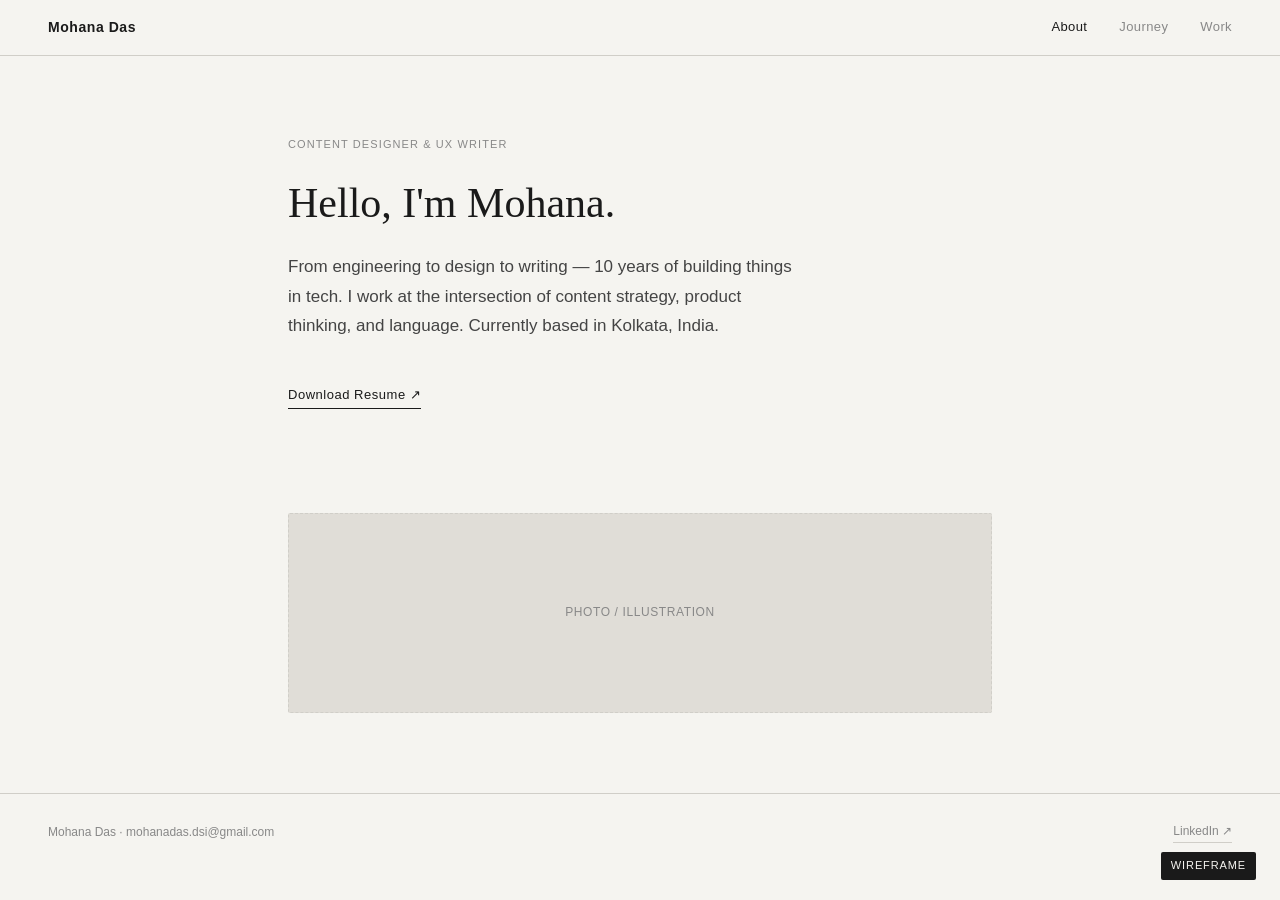
<file: attached_assets/portfolio_wireframe_1779764770514.html>
<!DOCTYPE html>
<html lang="en">
<head>
  <meta charset="UTF-8" />
  <meta name="viewport" content="width=device-width, initial-scale=1.0" />
  <title>Mohana Das — Portfolio Wireframe</title>
  <style>
    * { box-sizing: border-box; margin: 0; padding: 0; }

    :root {
      --bg: #f5f4f0;
      --fg: #1a1a1a;
      --muted: #888;
      --border: #d0cec8;
      --accent: #1a1a1a;
      --block: #e0ddd7;
      --label-bg: #dddbd4;
      --serif: 'Georgia', serif;
      --sans: 'Helvetica Neue', Arial, sans-serif;
      --nav-h: 56px;
    }

    body {
      background: var(--bg);
      color: var(--fg);
      font-family: var(--sans);
      font-size: 15px;
      line-height: 1.6;
    }

    /* ── NAV ── */
    nav {
      position: fixed;
      top: 0; left: 0; right: 0;
      height: var(--nav-h);
      background: var(--bg);
      border-bottom: 1px solid var(--border);
      display: flex;
      align-items: center;
      justify-content: space-between;
      padding: 0 48px;
      z-index: 100;
    }

    .nav-logo {
      font-size: 14px;
      font-weight: 600;
      letter-spacing: 0.04em;
      cursor: pointer;
    }

    .nav-links {
      display: flex;
      gap: 32px;
    }

    .nav-links a {
      font-size: 13px;
      color: var(--muted);
      text-decoration: none;
      cursor: pointer;
      letter-spacing: 0.03em;
      transition: color 0.15s;
    }

    .nav-links a:hover,
    .nav-links a.active {
      color: var(--fg);
    }

    /* ── WIREFRAME LABEL ── */
    .wf-badge {
      position: fixed;
      bottom: 20px;
      right: 24px;
      background: var(--fg);
      color: var(--bg);
      font-size: 11px;
      letter-spacing: 0.08em;
      padding: 5px 10px;
      border-radius: 2px;
      z-index: 200;
      text-transform: uppercase;
    }

    /* ── PAGE WRAPPER ── */
    .page {
      display: none;
      padding-top: var(--nav-h);
      min-height: 100vh;
    }

    .page.active { display: block; }

    /* ── SHARED SECTION HELPERS ── */
    .section {
      padding: 80px 48px;
      max-width: 800px;
      margin: 0 auto;
    }

    .section-sm {
      padding: 60px 48px;
      max-width: 800px;
      margin: 0 auto;
    }

    .label {
      font-size: 11px;
      letter-spacing: 0.1em;
      text-transform: uppercase;
      color: var(--muted);
      margin-bottom: 24px;
    }

    h1 {
      font-family: var(--serif);
      font-size: 42px;
      font-weight: normal;
      line-height: 1.2;
      margin-bottom: 24px;
    }

    h2 {
      font-family: var(--serif);
      font-size: 26px;
      font-weight: normal;
      margin-bottom: 12px;
    }

    h3 {
      font-size: 13px;
      font-weight: 600;
      letter-spacing: 0.04em;
      margin-bottom: 8px;
    }

    p {
      color: #444;
      max-width: 560px;
      margin-bottom: 16px;
    }

    .divider {
      border: none;
      border-top: 1px solid var(--border);
      margin: 0 48px;
    }

    /* ── PLACEHOLDER BLOCK ── */
    .placeholder {
      background: var(--block);
      border: 1px dashed var(--border);
      border-radius: 2px;
      display: flex;
      align-items: center;
      justify-content: center;
      color: var(--muted);
      font-size: 12px;
      letter-spacing: 0.05em;
      text-transform: uppercase;
    }

    /* ────────────────────────────────────
       PAGE 1 — ABOUT
    ──────────────────────────────────── */
    #page-about .hero {
      padding: 100px 48px 80px;
      max-width: 800px;
      margin: 0 auto;
    }

    #page-about .hero h1 {
      font-size: 52px;
      margin-bottom: 20px;
    }

    #page-about .hero p {
      font-size: 17px;
      line-height: 1.7;
      max-width: 520px;
      color: #555;
    }

    .resume-link {
      display: inline-block;
      margin-top: 28px;
      font-size: 13px;
      letter-spacing: 0.04em;
      color: var(--fg);
      text-decoration: none;
      border-bottom: 1px solid var(--fg);
      padding-bottom: 2px;
      cursor: pointer;
    }

    .photo-block {
      width: 100%;
      height: 200px;
      background: var(--block);
      border: 1px dashed var(--border);
      border-radius: 2px;
      display: flex;
      align-items: center;
      justify-content: center;
      color: var(--muted);
      font-size: 12px;
      letter-spacing: 0.05em;
      text-transform: uppercase;
      margin-top: 48px;
    }

    /* ────────────────────────────────────
       PAGE 2 — JOURNEY
    ──────────────────────────────────── */
    .timeline {
      display: flex;
      flex-direction: column;
      gap: 0;
    }

    .timeline-item {
      display: grid;
      grid-template-columns: 140px 1fr;
      gap: 32px;
      padding: 32px 0;
      border-bottom: 1px solid var(--border);
    }

    .timeline-item:last-child {
      border-bottom: none;
    }

    .timeline-date {
      font-size: 12px;
      color: var(--muted);
      letter-spacing: 0.03em;
      padding-top: 3px;
    }

    .timeline-content h3 {
      font-size: 15px;
      font-weight: 600;
      margin-bottom: 2px;
    }

    .timeline-content .role-co {
      font-size: 13px;
      color: var(--muted);
      margin-bottom: 8px;
    }

    .timeline-content p {
      font-size: 14px;
      color: #555;
      max-width: 480px;
      margin: 0;
    }

    /* ────────────────────────────────────
       PAGE 3 — WORK
    ──────────────────────────────────── */
    .work-intro {
      padding: 80px 48px 40px;
      max-width: 800px;
      margin: 0 auto;
    }

    .work-intro h1 { font-size: 38px; }

    .project-grid {
      max-width: 800px;
      margin: 0 auto;
      padding: 0 48px 80px;
      display: flex;
      flex-direction: column;
      gap: 0;
    }

    .project-row {
      display: grid;
      grid-template-columns: 1fr 1fr;
      gap: 1px;
      border-bottom: 1px solid var(--border);
    }

    .project-row:first-child {
      border-top: 1px solid var(--border);
    }

    .project-card {
      padding: 36px 0 36px;
      cursor: pointer;
      transition: opacity 0.15s;
    }

    .project-card:first-child {
      border-right: 1px solid var(--border);
      padding-right: 32px;
    }

    .project-card:last-child {
      padding-left: 32px;
    }

    .project-card:hover { opacity: 0.6; }

    .project-card .tag {
      font-size: 11px;
      color: var(--muted);
      letter-spacing: 0.08em;
      text-transform: uppercase;
      margin-bottom: 10px;
    }

    .project-card h3 {
      font-family: var(--serif);
      font-size: 18px;
      font-weight: normal;
      margin-bottom: 8px;
    }

    .project-card p {
      font-size: 13px;
      color: var(--muted);
      max-width: 300px;
      margin: 0;
    }

    /* Full-width project card */
    .project-row.full .project-card {
      border-right: none;
      padding-left: 0;
      padding-right: 0;
    }

    /* ────────────────────────────────────
       PAGE 4 — PROJECT DETAIL
    ──────────────────────────────────── */
    #page-project .back {
      display: flex;
      align-items: center;
      gap: 8px;
      padding: 24px 48px 0;
      cursor: pointer;
      font-size: 13px;
      color: var(--muted);
      max-width: 800px;
      margin: 0 auto;
    }

    #page-project .back:hover { color: var(--fg); }

    .project-hero {
      padding: 48px 48px 0;
      max-width: 800px;
      margin: 0 auto;
    }

    .project-hero .tag {
      font-size: 11px;
      letter-spacing: 0.1em;
      text-transform: uppercase;
      color: var(--muted);
      margin-bottom: 16px;
    }

    .project-hero h1 {
      font-size: 36px;
      margin-bottom: 20px;
    }

    .project-meta {
      display: flex;
      gap: 40px;
      margin-bottom: 48px;
    }

    .project-meta-item {
      display: flex;
      flex-direction: column;
      gap: 4px;
    }

    .project-meta-item .meta-label {
      font-size: 11px;
      letter-spacing: 0.08em;
      text-transform: uppercase;
      color: var(--muted);
    }

    .project-meta-item .meta-val {
      font-size: 14px;
    }

    .project-image-hero {
      width: 100%;
      height: 320px;
      background: var(--block);
      border: 1px dashed var(--border);
      border-radius: 2px;
      display: flex;
      align-items: center;
      justify-content: center;
      color: var(--muted);
      font-size: 12px;
      letter-spacing: 0.05em;
      text-transform: uppercase;
      margin-bottom: 64px;
    }

    .project-body {
      max-width: 800px;
      margin: 0 auto;
      padding: 0 48px 80px;
    }

    .project-section {
      margin-bottom: 56px;
    }

    .project-section .section-label {
      font-size: 11px;
      letter-spacing: 0.1em;
      text-transform: uppercase;
      color: var(--muted);
      margin-bottom: 12px;
      padding-bottom: 12px;
      border-bottom: 1px solid var(--border);
    }

    .project-section p {
      font-size: 15px;
      line-height: 1.7;
      color: #444;
      max-width: 600px;
    }

    .project-section ul {
      list-style: none;
      display: flex;
      flex-direction: column;
      gap: 8px;
      margin-top: 8px;
    }

    .project-section ul li {
      font-size: 15px;
      color: #444;
      padding-left: 16px;
      position: relative;
    }

    .project-section ul li::before {
      content: '—';
      position: absolute;
      left: 0;
      color: var(--muted);
    }

    .image-block {
      width: 100%;
      height: 240px;
      background: var(--block);
      border: 1px dashed var(--border);
      border-radius: 2px;
      display: flex;
      align-items: center;
      justify-content: center;
      color: var(--muted);
      font-size: 12px;
      letter-spacing: 0.05em;
      text-transform: uppercase;
      margin-top: 24px;
    }

    .quote-block {
      border-left: 2px solid var(--fg);
      padding: 8px 0 8px 20px;
      margin-top: 16px;
    }

    .quote-block p {
      font-family: var(--serif);
      font-size: 16px;
      font-style: italic;
      color: #555;
    }

    /* ── FOOTER ── */
    footer {
      border-top: 1px solid var(--border);
      padding: 28px 48px;
      display: flex;
      justify-content: space-between;
      align-items: center;
      max-width: 100%;
    }

    footer span {
      font-size: 12px;
      color: var(--muted);
    }

    footer a {
      font-size: 12px;
      color: var(--muted);
      text-decoration: none;
      border-bottom: 1px solid var(--border);
      padding-bottom: 1px;
    }

    /* ── ANNOTATION ── */
    .annotation {
      display: inline-block;
      background: #fff8d6;
      border: 1px solid #e8d96a;
      font-size: 11px;
      color: #7a6800;
      padding: 3px 8px;
      border-radius: 2px;
      margin-left: 8px;
      vertical-align: middle;
      font-style: italic;
    }
  </style>
</head>
<body>

<!-- NAV -->
<nav>
  <div class="nav-logo" onclick="showPage('about')">Mohana Das</div>
  <div class="nav-links">
    <a href="#" onclick="showPage('about')" id="nav-about" class="active">About</a>
    <a href="#" onclick="showPage('journey')" id="nav-journey">Journey</a>
    <a href="#" onclick="showPage('work')" id="nav-work">Work</a>
  </div>
</nav>

<div class="wf-badge">Wireframe</div>


<!-- ══════════════════════════════════════
     PAGE 1 — ABOUT
══════════════════════════════════════ -->
<div class="page active" id="page-about">

  <div class="section" style="padding-bottom: 0;">
    <div class="label">Content Designer & UX Writer</div>
    <h1>Hello, I'm Mohana.</h1>
    <p style="font-size:17px; line-height:1.75; max-width:520px;">
      From engineering to design to writing — 10 years of building things in tech.
      I work at the intersection of content strategy, product thinking, and language.
      Currently based in Kolkata, India.
    </p>
    <a class="resume-link" href="#">Download Resume ↗</a>
  </div>

  <div class="section" style="padding-top: 56px;">
    <div class="photo-block">Photo / illustration</div>
  </div>

  <footer>
    <span>Mohana Das · mohanadas.dsi@gmail.com</span>
    <a href="#">LinkedIn ↗</a>
  </footer>
</div>


<!-- ══════════════════════════════════════
     PAGE 2 — JOURNEY
══════════════════════════════════════ -->
<div class="page" id="page-journey">

  <div class="section" style="padding-bottom: 32px;">
    <div class="label">Career</div>
    <h1>My Journey</h1>
    <p>Engineering to design to writing. Here's how the path unfolded.</p>
  </div>

  <div style="max-width:800px; margin: 0 auto; padding: 0 48px;">
    <div class="timeline">

      <div class="timeline-item">
        <div class="timeline-date">Jan 2022 – Present</div>
        <div class="timeline-content">
          <h3>Lead UX Writer</h3>
          <div class="role-co">PayU · LazyPay, PayU Finance</div>
          <p>Spearheading content strategy and design for LazyPay across touchpoints.</p>
        </div>
      </div>

      <div class="timeline-item">
        <div class="timeline-date">Oct 2021 – Dec 2022</div>
        <div class="timeline-content">
          <h3>Senior UX Writer</h3>
          <div class="role-co">PayU Finance</div>
          <p>First and only UX Writer at PayU Finance. Owned UX writing for LazyPay, defined content guidelines, and advocated for content design across the org.</p>
        </div>
      </div>

      <div class="timeline-item">
        <div class="timeline-date">Oct 2020 – Sep 2021</div>
        <div class="timeline-content">
          <h3>UX Writer & Copywriter</h3>
          <div class="role-co">Freelance · Spotdraft (part-time)</div>
          <p>Transitioned into UX writing. Worked on copywriting and social media content with various agencies.</p>
        </div>
      </div>

      <div class="timeline-item">
        <div class="timeline-date">Jul 2019 – Sep 2020</div>
        <div class="timeline-content">
          <h3>Senior UX Designer</h3>
          <div class="role-co">GoIbibo</div>
          <p>Designed end-to-end user experience for GoIbibo's homescreen, chatbot, and loyalty program GoTribe.</p>
        </div>
      </div>

      <div class="timeline-item">
        <div class="timeline-date">Jul 2014 – Jul 2019</div>
        <div class="timeline-content">
          <h3>Software Engineer → UX Designer</h3>
          <div class="role-co">Adobe · 5 years</div>
          <p>Started as a Quality Engineer straight out of college. Owned product quality and customer support across multiple release cycles. After 3.5 years, moved laterally into a UX Design role — singlehandedly taking over design for a new B2B e-learning product.</p>
        </div>
      </div>

    </div>
  </div>

  <footer style="margin-top: 48px;">
    <span>Mohana Das · mohanadas.dsi@gmail.com</span>
    <a href="#">LinkedIn ↗</a>
  </footer>
</div>


<!-- ══════════════════════════════════════
     PAGE 3 — WORK
══════════════════════════════════════ -->
<div class="page" id="page-work">

  <div class="work-intro">
    <div class="label">Selected Work</div>
    <h1>Projects</h1>
    <p>A selection of content strategy, UX writing, and product thinking work.</p>
  </div>

  <div class="project-grid">

    <!-- ROW 1 -->
    <div class="project-row">
      <div class="project-card" onclick="showProject('fintech-overhaul')">
        <div class="tag">Content Strategy · Fintech</div>
        <h3>End-to-End Content Overhaul for a Major Fintech App</h3>
        <p>Push notification overhaul — value props, 15 new message groups, legal review.</p>
      </div>
      <div class="project-card" onclick="showProject('sports-training')">
        <div class="tag">Training · Content Co-Creation</div>
        <h3>In-Person Training for a Major Sports League</h3>
        <p>NYC-based content workshop — co-wrote 800+ message alternates in under 15 minutes.</p>
      </div>
    </div>

    <!-- ROW 2 -->
    <div class="project-row">
      <div class="project-card" onclick="showProject('tax-onboarding')">
        <div class="tag">Client Onboarding · Europe</div>
        <h3>New-Client Kick-Off for a European Tax Filing App</h3>
        <p>Solo-led onboarding from scratch — Values Thinking, label framework, rapid launch.</p>
      </div>
      <div class="project-card" onclick="showProject('superapp-l10n')">
        <div class="tag">Localisation · SEA</div>
        <h3>Localisation Framework for a Southeast Asian Super App</h3>
        <p>Multi-language push notification framework across 4+ markets.</p>
      </div>
    </div>

    <!-- ROW 3 — full width -->
    <div class="project-row full">
      <div class="project-card" onclick="showProject('playbook')">
        <div class="tag">Internal · Company-Wide</div>
        <h3>Content Playbook — Company-Wide Training Resource</h3>
        <p>Comprehensive Figma deck covering label strategy, message architecture, and best practices. Distributed to all active clients.</p>
      </div>
    </div>

    <!-- ROW 4 — LazyPay work (leave blank) -->
    <div class="project-row">
      <div class="project-card" onclick="showProject('lazypay')">
        <div class="tag">UX Writing · Fintech</div>
        <h3>LazyPay — UX Writing at PayU Finance <span class="annotation">fill in later</span></h3>
        <p style="color: #bbb; font-style: italic;">Details to be added</p>
      </div>
      <div class="project-card" onclick="showProject('goibibo')">
        <div class="tag">UX Design · Travel</div>
        <h3>GoIbibo Homescreen & Loyalty <span class="annotation">fill in later</span></h3>
        <p style="color: #bbb; font-style: italic;">Details to be added</p>
      </div>
    </div>

  </div>

  <footer>
    <span>Mohana Das · mohanadas.dsi@gmail.com</span>
    <a href="#">LinkedIn ↗</a>
  </footer>
</div>


<!-- ══════════════════════════════════════
     PAGE 4 — PROJECT DETAIL (template)
══════════════════════════════════════ -->
<div class="page" id="page-project">

  <div class="back" onclick="showPage('work')">← Back to Work</div>

  <div class="project-hero">
    <div class="tag" id="proj-tag">Content Strategy · Fintech</div>
    <h1 id="proj-title">Project Title</h1>

    <div class="project-meta">
      <div class="project-meta-item">
        <span class="meta-label">Role</span>
        <span class="meta-val" id="proj-role">Content Strategist</span>
      </div>
      <div class="project-meta-item">
        <span class="meta-label">Context</span>
        <span class="meta-val" id="proj-context">—</span>
      </div>
      <div class="project-meta-item">
        <span class="meta-label">Year</span>
        <span class="meta-val" id="proj-year">2025</span>
      </div>
    </div>

    <div class="project-image-hero">Hero image / screenshot</div>
  </div>

  <div class="project-body" id="proj-body">
    <!-- injected dynamically -->
  </div>

  <footer>
    <span>Mohana Das · mohanadas.dsi@gmail.com</span>
    <a href="#">LinkedIn ↗</a>
  </footer>
</div>


<!-- ══════════════════════════════════════
     PROJECT DATA
══════════════════════════════════════ -->
<script>
  const projects = {
    'fintech-overhaul': {
      tag: 'Content Strategy · Fintech',
      title: 'End-to-End Content Overhaul for a Major Fintech App',
      role: 'Content Strategist & Project Manager',
      context: 'Leading personal finance / budgeting app (US consumer)',
      year: '2025',
      body: `
        <div class="project-section">
          <div class="section-label">The Challenge</div>
          <p>Push notification content had grown stale and unstructured. Messages lacked a coherent value proposition framework, labels were inconsistently applied, and the account needed a full reset before agent learning could resume cleanly.</p>
        </div>
        <div class="project-section">
          <div class="section-label">What I Did</div>
          <ul>
            <li>Ran a Values Thinking exercise — mapping 10–11 distinct, user-centric value propositions from the product's core offerings.</li>
            <li>Created 15 new message groups combining evergreen fintech content with renewed engagement and retention messaging.</li>
            <li>Coordinated a cross-functional working group, delegating message writing with detailed briefs and reviewing all output.</li>
            <li>Managed the legal review cycle, incorporating compliance feedback and prioritising launch sequencing.</li>
            <li>Oversaw archiving of legacy campaigns and restructured the label library for clean agent learning.</li>
          </ul>
          <div class="image-block">Process diagram / label architecture screenshot</div>
        </div>
        <div class="project-section">
          <div class="section-label">The Result</div>
          <p>Completed on schedule — all 15 new message groups entered legal review within the first week of February, and the first campaigns went live shortly after.</p>
          <div class="quote-block"><p>"Copywriting support has been really helpful 🔥"</p></div>
        </div>
      `
    },
    'sports-training': {
      tag: 'Training · Content Co-Creation',
      title: 'In-Person Training & Content Co-Creation for a Major Sports League',
      role: 'Content Strategist',
      context: 'Premier professional sports league (US)',
      year: '2025',
      body: `
        <div class="project-section">
          <div class="section-label">The Challenge</div>
          <p>A newly onboarded sports league needed their internal marketing team to become confident and self-sufficient with the Composer tool — building campaigns, understanding label strategy, and producing content at scale.</p>
        </div>
        <div class="project-section">
          <div class="section-label">What I Did</div>
          <ul>
            <li>Travelled to the client's New York City headquarters for an in-person working session.</li>
            <li>Delivered a hands-on training covering the Composer, label system, and spreadsheet-based campaign building.</li>
            <li>Co-wrote a live "Standings" push notification — producing 800+ message alternates in roughly 10–15 minutes.</li>
            <li>Defined a prioritised roadmap of 8 new campaign categories.</li>
            <li>Provided content strategy guidance on messaging across multiple audience types.</li>
          </ul>
          <div class="image-block">Photo / session documentation</div>
        </div>
        <div class="project-section">
          <div class="section-label">The Result</div>
          <p>By end of February, the client had 3 new messages ready to launch. By end of March, the account had grown to 10+ active campaigns.</p>
          <div class="quote-block"><p>"It was truly impactful just sitting next to [the client] and working together to build and brainstorm messages. We co-wrote a message with 800+ alternates in just 10 or 15 mins."</p></div>
        </div>
      `
    },
    'tax-onboarding': {
      tag: 'Client Onboarding · Europe',
      title: 'New-Client Kick-Off & Onboarding for a European Tax Filing App',
      role: 'Content Strategist',
      context: 'Fast-growing European consumer tax app · $102K deal value',
      year: '2025',
      body: `
        <div class="project-section">
          <div class="section-label">The Challenge</div>
          <p>A newly closed account with a highly seasonal user base needed onboarding onto the platform's content methodology from scratch — the first solo content kick-off of its kind.</p>
        </div>
        <div class="project-section">
          <div class="section-label">What I Did</div>
          <ul>
            <li>Led a pre-sync with internal stakeholders to tailor the methodology to a tax product context.</li>
            <li>Facilitated the first live content kick-off using Values Thinking and Inner Monologue frameworks.</li>
            <li>Created and shared a collaborative Label Worksheet for the client's ongoing reference.</li>
            <li>Ran a follow-up Labels & Messaging Workshop, narrowing the library to 6 core value propositions.</li>
            <li>Reviewed the client's first independently-built push campaigns weeks after kick-off.</li>
          </ul>
        </div>
        <div class="project-section">
          <div class="section-label">The Result</div>
          <p>The client was reviewing self-created campaigns in the Composer within weeks of their first session — the fastest any client had moved from onboarding to independent content creation.</p>
          <div class="quote-block"><p>"That was FAST. I wonder if any other partner created messages this fast."</p></div>
        </div>
      `
    },
    'superapp-l10n': {
      tag: 'Localisation · Southeast Asia',
      title: 'Localisation Framework & PMM Content Architecture for a Southeast Asian Super App',
      role: 'Content Strategist',
      context: 'Major Southeast Asian ride-hailing and delivery super app',
      year: '2025',
      body: `
        <div class="project-section">
          <div class="section-label">The Challenge</div>
          <p>A super app operating across multiple Southeast Asian markets needed personalised push notifications in multiple languages — with copy written by their internal PMM team. The challenge was both technical (word-order differences across languages) and strategic (multiple value props per message slowing agent learning).</p>
        </div>
        <div class="project-section">
          <div class="section-label">What I Did</div>
          <ul>
            <li>Designed a localisation template with a Loom walkthrough for structuring messages across languages.</li>
            <li>Identified a word-order problem in translated components (SVO vs SOV language structures) and proposed a fix.</li>
            <li>Reviewed PMM-authored copy across multiple rounds for label structure, value prop clarity, and alternate quality.</li>
            <li>Explained why single-CVP messages support faster agent learning, with a practical experiment structure.</li>
          </ul>
          <div class="image-block">Localisation template / framework diagram</div>
        </div>
        <div class="project-section">
          <div class="section-label">The Result</div>
          <p>Use Case 2 launched in early March — with Dineout Deals, Advanced Booking, Group Order, and Family Account campaigns going live across multiple Southeast Asian markets.</p>
        </div>
      `
    },
    'playbook': {
      tag: 'Internal · Company-Wide Resource',
      title: 'Content Playbook — Company-Wide Training Resource',
      role: 'Content Strategist & Author',
      context: 'Internal deliverable distributed to all active clients',
      year: '2025',
      body: `
        <div class="project-section">
          <div class="section-label">The Challenge</div>
          <p>As the client portfolio grew, onboarding was inconsistent and time-consuming. There was no single resource covering label strategy, message architecture, and best practices — from first-day clients to high-maturity accounts.</p>
        </div>
        <div class="project-section">
          <div class="section-label">What I Built</div>
          <p>A comprehensive Figma deck covering everything a client or account manager needs to create effective agentic content:</p>
          <ul>
            <li>Labels and content strategies — how to structure a label library, what makes a good value proposition, common mistakes.</li>
            <li>Step-by-step message creation guide: from brief to published campaign.</li>
            <li>Best practices: writing copy that supports agent learning, not just copy that sounds good.</li>
            <li>Content Personalisation Map: a visual framework for identifying gaps across audiences and use cases.</li>
            <li>Content Scorecard: a maturity model for evaluating client progress.</li>
          </ul>
          <div class="image-block">Playbook cover / key slide screenshots</div>
        </div>
        <div class="project-section">
          <div class="section-label">The Result</div>
          <p>Adopted company-wide within days of internal launch. Distributed to clients including the sports league, the fintech rewards app, the barbershop booking app, the super app, and others.</p>
          <div class="quote-block"><p>"This deck is on fire… Components never were so clear."</p></div>
          <div class="quote-block"><p>"This is an incredible deck… should be mandatory during onboarding."</p></div>
        </div>
      `
    },
    'lazypay': {
      tag: 'UX Writing · Fintech',
      title: 'LazyPay — UX Writing at PayU Finance',
      role: 'Lead UX Writer',
      context: 'LazyPay, PayU Finance — India',
      year: '2022–Present',
      body: `
        <div class="project-section">
          <div class="section-label">The Challenge</div>
          <p style="color:#bbb; font-style:italic;">To be filled in.</p>
        </div>
        <div class="project-section">
          <div class="section-label">What I Did</div>
          <p style="color:#bbb; font-style:italic;">To be filled in.</p>
          <div class="image-block">Screenshots / screens</div>
        </div>
        <div class="project-section">
          <div class="section-label">The Result</div>
          <p style="color:#bbb; font-style:italic;">To be filled in.</p>
        </div>
      `
    },
    'goibibo': {
      tag: 'UX Design · Travel',
      title: 'GoIbibo — Homescreen & Loyalty Program Design',
      role: 'Senior UX Designer',
      context: 'GoIbibo — India',
      year: '2019–2020',
      body: `
        <div class="project-section">
          <div class="section-label">The Challenge</div>
          <p style="color:#bbb; font-style:italic;">To be filled in.</p>
        </div>
        <div class="project-section">
          <div class="section-label">What I Did</div>
          <p style="color:#bbb; font-style:italic;">To be filled in.</p>
          <div class="image-block">Screens / prototypes</div>
        </div>
        <div class="project-section">
          <div class="section-label">The Result</div>
          <p style="color:#bbb; font-style:italic;">To be filled in.</p>
        </div>
      `
    }
  };

  function showPage(name) {
    document.querySelectorAll('.page').forEach(p => p.classList.remove('active'));
    document.querySelectorAll('.nav-links a').forEach(a => a.classList.remove('active'));
    document.getElementById('page-' + name).classList.add('active');
    const navEl = document.getElementById('nav-' + name);
    if (navEl) navEl.classList.add('active');
    window.scrollTo(0, 0);
  }

  function showProject(slug) {
    const p = projects[slug];
    if (!p) return;
    document.getElementById('proj-tag').textContent = p.tag;
    document.getElementById('proj-title').textContent = p.title;
    document.getElementById('proj-role').textContent = p.role;
    document.getElementById('proj-context').textContent = p.context;
    document.getElementById('proj-year').textContent = p.year;
    document.getElementById('proj-body').innerHTML = p.body;
    showPage('project');
  }
</script>

</body>
</html>
</file>
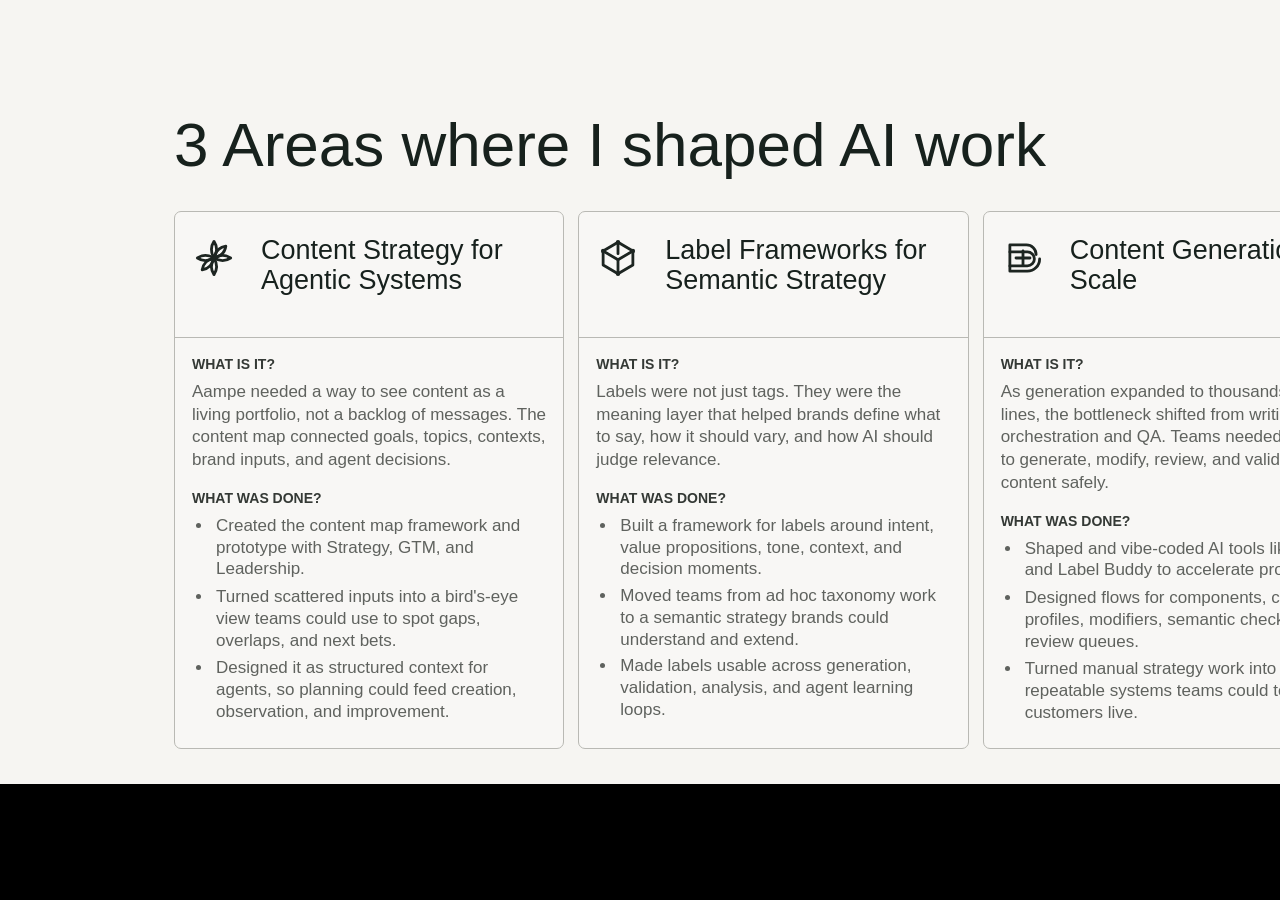
<file: attached_assets/slide-08-recreated_1784378287994.html>
<!doctype html>
<html>
  <head>
    <meta charset="utf-8" />
    <style>
      :root {
        --ink: #17211d;
        --body: #5f625e;
        --line: #b9b9b4;
        --paper: #f6f5f2;
      }

      * {
        box-sizing: border-box;
      }

      body {
        margin: 0;
        background: #000;
        font-family: "Helvetica Neue", Arial, Helvetica, sans-serif;
      }

      .slide {
        width: 1547px;
        height: 784px;
        margin: 0;
        background: var(--paper);
        padding: 112px 174px 72px 174px;
        color: var(--ink);
      }

      h1 {
        margin: 0 0 34px 0;
        font-size: 62px;
        line-height: 1.05;
        font-weight: 500;
        letter-spacing: 0;
      }

      .grid {
        display: grid;
        grid-template-columns: repeat(3, 1fr);
        gap: 14px;
        width: 100%;
      }

      .card {
        border: 1.25px solid var(--line);
        border-radius: 7px;
        background: rgba(255, 255, 255, 0.18);
        overflow: hidden;
        min-height: 495px;
      }

      .card-head {
        height: 126px;
        display: grid;
        grid-template-columns: 50px 1fr;
        column-gap: 18px;
        align-items: start;
        padding: 25px 18px 18px 18px;
        border-bottom: 1.25px solid var(--line);
      }

      .icon {
        width: 42px;
        height: 42px;
        color: #1d2521;
      }

      .card h2 {
        margin: -1px 0 0 0;
        font-size: 27px;
        line-height: 1.1;
        font-weight: 520;
        letter-spacing: 0;
      }

      .card-body {
        padding: 18px 17px 18px 17px;
      }

      .label {
        margin: 0 0 8px 0;
        font-size: 14px;
        line-height: 1.2;
        font-weight: 760;
        text-transform: uppercase;
        color: #343935;
      }

      p {
        margin: 0 0 18px 0;
        font-size: 17px;
        line-height: 1.34;
        color: var(--body);
        font-weight: 400;
      }

      ul {
        margin: 0;
        padding-left: 21px;
        color: var(--body);
      }

      li {
        margin: 0 0 6px 0;
        padding-left: 3px;
        font-size: 17px;
        line-height: 1.28;
        color: var(--body);
        font-weight: 400;
      }

      .tight li {
        margin-bottom: 5px;
      }
    </style>
  </head>
  <body>
    <main class="slide">
      <h1>3 Areas where I shaped AI work</h1>

      <section class="grid">
        <article class="card">
          <div class="card-head">
            <svg class="icon" viewBox="0 0 48 48" fill="none" stroke="currentColor" stroke-width="3.2" stroke-linecap="round" stroke-linejoin="round" aria-hidden="true">
              <path d="M24 5c4 6 4 12 0 19-4-7-4-13 0-19Z" />
              <path d="M43 24c-6 4-12 4-19 0 7-4 13-4 19 0Z" />
              <path d="M24 43c-4-6-4-12 0-19 4 7 4 13 0 19Z" />
              <path d="M5 24c6-4 12-4 19 0-7 4-13 4-19 0Z" />
              <path d="M37.5 10.5c-1 7-5 11.5-13.5 13.5 2-8.5 6.5-12.5 13.5-13.5Z" />
              <path d="M10.5 37.5c1-7 5-11.5 13.5-13.5-2 8.5-6.5 12.5-13.5 13.5Z" />
            </svg>
            <h2>Content Strategy for Agentic Systems</h2>
          </div>
          <div class="card-body">
            <p class="label">What is it?</p>
            <p>Aampe needed a way to see content as a living portfolio, not a backlog of messages. The content map connected goals, topics, contexts, brand inputs, and agent decisions.</p>

            <p class="label">What was done?</p>
            <ul>
              <li>Created the content map framework and prototype with Strategy, GTM, and Leadership.</li>
              <li>Turned scattered inputs into a bird's-eye view teams could use to spot gaps, overlaps, and next bets.</li>
              <li>Designed it as structured context for agents, so planning could feed creation, observation, and improvement.</li>
            </ul>
          </div>
        </article>

        <article class="card">
          <div class="card-head">
            <svg class="icon" viewBox="0 0 48 48" fill="none" stroke="currentColor" stroke-width="3.2" stroke-linecap="round" stroke-linejoin="round" aria-hidden="true">
              <path d="M24 6 41 16v16L24 42 7 32V16L24 6Z" />
              <path d="M24 6v13" />
              <path d="M41 16 24 26 7 16" />
              <path d="M24 26v16" />
              <circle cx="24" cy="6" r="2.5" fill="currentColor" stroke="none" />
              <circle cx="41" cy="16" r="2.5" fill="currentColor" stroke="none" />
              <circle cx="7" cy="16" r="2.5" fill="currentColor" stroke="none" />
              <circle cx="24" cy="42" r="2.5" fill="currentColor" stroke="none" />
            </svg>
            <h2>Label Frameworks for Semantic Strategy</h2>
          </div>
          <div class="card-body">
            <p class="label">What is it?</p>
            <p>Labels were not just tags. They were the meaning layer that helped brands define what to say, how it should vary, and how AI should judge relevance.</p>

            <p class="label">What was done?</p>
            <ul class="tight">
              <li>Built a framework for labels around intent, value propositions, tone, context, and decision moments.</li>
              <li>Moved teams from ad hoc taxonomy work to a semantic strategy brands could understand and extend.</li>
              <li>Made labels usable across generation, validation, analysis, and agent learning loops.</li>
            </ul>
          </div>
        </article>

        <article class="card">
          <div class="card-head">
            <svg class="icon" viewBox="0 0 48 48" fill="none" stroke="currentColor" stroke-width="3.2" stroke-linecap="round" stroke-linejoin="round" aria-hidden="true">
              <path d="M9 17h20a8 8 0 0 1 8 8v0a8 8 0 0 1-8 8H9z" />
              <path d="M9 17V9h19a11 11 0 0 1 11 11" />
              <path d="M9 33v6h20a14 14 0 0 0 14-14" />
              <path d="M16 24h16" />
              <path d="M24 16v16" />
            </svg>
            <h2>Content Generation at Scale</h2>
          </div>
          <div class="card-body">
            <p class="label">What is it?</p>
            <p>As generation expanded to thousands of copy lines, the bottleneck shifted from writing to orchestration and QA. Teams needed fast tools to generate, modify, review, and validate content safely.</p>

            <p class="label">What was done?</p>
            <ul>
              <li>Shaped and vibe-coded AI tools like Relay and Label Buddy to accelerate production.</li>
              <li>Designed flows for components, context profiles, modifiers, semantic checks, and review queues.</li>
              <li>Turned manual strategy work into repeatable systems teams could test with customers live.</li>
            </ul>
          </div>
        </article>
      </section>
    </main>
  </body>
</html>
</file>
<file: assets/index-D-7y8cLh.css>
@layer properties{@supports (((-webkit-hyphens:none)) and (not (margin-trim:inline))) or ((-moz-orient:inline) and (not (color:rgb(from red r g b)))){*,:before,:after,::backdrop{--tw-translate-x:0;--tw-translate-y:0;--tw-translate-z:0;--tw-rotate-x:initial;--tw-rotate-y:initial;--tw-rotate-z:initial;--tw-skew-x:initial;--tw-skew-y:initial;--tw-space-y-reverse:0;--tw-space-x-reverse:0;--tw-divide-y-reverse:0;--tw-border-style:solid;--tw-leading:initial;--tw-font-weight:initial;--tw-tracking:initial;--tw-ordinal:initial;--tw-slashed-zero:initial;--tw-numeric-figure:initial;--tw-numeric-spacing:initial;--tw-numeric-fraction:initial;--tw-shadow:0 0 #0000;--tw-shadow-color:initial;--tw-shadow-alpha:100%;--tw-inset-shadow:0 0 #0000;--tw-inset-shadow-color:initial;--tw-inset-shadow-alpha:100%;--tw-ring-color:initial;--tw-ring-shadow:0 0 #0000;--tw-inset-ring-color:initial;--tw-inset-ring-shadow:0 0 #0000;--tw-ring-inset:initial;--tw-ring-offset-width:0px;--tw-ring-offset-color:#fff;--tw-ring-offset-shadow:0 0 #0000;--tw-outline-style:solid;--tw-blur:initial;--tw-brightness:initial;--tw-contrast:initial;--tw-grayscale:initial;--tw-hue-rotate:initial;--tw-invert:initial;--tw-opacity:initial;--tw-saturate:initial;--tw-sepia:initial;--tw-drop-shadow:initial;--tw-drop-shadow-color:initial;--tw-drop-shadow-alpha:100%;--tw-drop-shadow-size:initial;--tw-backdrop-blur:initial;--tw-backdrop-brightness:initial;--tw-backdrop-contrast:initial;--tw-backdrop-grayscale:initial;--tw-backdrop-hue-rotate:initial;--tw-backdrop-invert:initial;--tw-backdrop-opacity:initial;--tw-backdrop-saturate:initial;--tw-backdrop-sepia:initial;--tw-duration:initial;--tw-ease:initial;--tw-content:"";--tw-animation-delay:0s;--tw-animation-direction:normal;--tw-animation-duration:initial;--tw-animation-fill-mode:none;--tw-animation-iteration-count:1;--tw-enter-blur:0;--tw-enter-opacity:1;--tw-enter-rotate:0;--tw-enter-scale:1;--tw-enter-translate-x:0;--tw-enter-translate-y:0;--tw-exit-blur:0;--tw-exit-opacity:1;--tw-exit-rotate:0;--tw-exit-scale:1;--tw-exit-translate-x:0;--tw-exit-translate-y:0}}}@layer theme{:root,:host{--font-mono:ui-monospace, SFMono-Regular, Menlo, Monaco, Consolas, "Liberation Mono", "Courier New", monospace;--color-red-50:oklch(97.1% .013 17.38);--color-red-100:oklch(93.6% .032 17.717);--color-red-300:oklch(80.8% .114 19.571);--color-red-400:oklch(70.4% .191 22.216);--color-red-500:oklch(63.7% .237 25.331);--color-red-600:oklch(57.7% .245 27.325);--color-red-700:oklch(50.5% .213 27.518);--color-orange-50:oklch(98% .016 73.684);--color-orange-100:oklch(95.4% .038 75.164);--color-orange-200:oklch(90.1% .076 70.697);--color-orange-600:oklch(64.6% .222 41.116);--color-orange-700:oklch(55.3% .195 38.402);--color-amber-50:oklch(98.7% .022 95.277);--color-amber-100:oklch(96.2% .059 95.617);--color-amber-200:oklch(92.4% .12 95.746);--color-amber-700:oklch(55.5% .163 48.998);--color-yellow-100:oklch(97.3% .071 103.193);--color-yellow-700:oklch(55.4% .135 66.442);--color-green-100:oklch(96.2% .044 156.743);--color-green-700:oklch(52.7% .154 150.069);--color-emerald-50:oklch(97.9% .021 166.113);--color-emerald-100:oklch(95% .052 163.051);--color-emerald-200:oklch(90.5% .093 164.15);--color-emerald-700:oklch(50.8% .118 165.612);--color-teal-100:oklch(95.3% .051 180.801);--color-teal-700:oklch(51.1% .096 186.391);--color-sky-100:oklch(95.1% .026 236.824);--color-sky-800:oklch(44.3% .11 240.79);--color-blue-50:oklch(97% .014 254.604);--color-blue-100:oklch(93.2% .032 255.585);--color-blue-200:oklch(88.2% .059 254.128);--color-blue-700:oklch(48.8% .243 264.376);--color-indigo-100:oklch(93% .034 272.788);--color-indigo-700:oklch(45.7% .24 277.023);--color-violet-50:oklch(96.9% .016 293.756);--color-violet-100:oklch(94.3% .029 294.588);--color-violet-200:oklch(89.4% .057 293.283);--color-violet-700:oklch(49.1% .27 292.581);--color-pink-100:oklch(94.8% .028 342.258);--color-pink-700:oklch(52.5% .223 3.958);--color-slate-100:oklch(96.8% .007 247.896);--color-slate-200:oklch(92.9% .013 255.508);--color-slate-600:oklch(44.6% .043 257.281);--color-gray-50:oklch(98.5% .002 247.839);--color-gray-600:oklch(44.6% .03 256.802);--color-gray-900:oklch(21% .034 264.665);--color-neutral-900:oklch(20.5% 0 0);--color-black:#000;--color-white:#fff;--spacing:.25rem;--container-sm:24rem;--container-md:28rem;--container-lg:32rem;--container-xl:36rem;--container-2xl:42rem;--container-3xl:48rem;--container-4xl:56rem;--container-5xl:64rem;--container-6xl:72rem;--container-7xl:80rem;--text-xs:.75rem;--text-xs--line-height:calc(1 / .75);--text-sm:.875rem;--text-sm--line-height:calc(1.25 / .875);--text-base:1rem;--text-base--line-height: 1.5 ;--text-lg:1.125rem;--text-lg--line-height:calc(1.75 / 1.125);--text-xl:1.25rem;--text-xl--line-height:calc(1.75 / 1.25);--text-2xl:1.5rem;--text-2xl--line-height:calc(2 / 1.5);--text-3xl:1.875rem;--text-3xl--line-height: 1.2 ;--text-4xl:2.25rem;--text-4xl--line-height:calc(2.5 / 2.25);--text-5xl:3rem;--text-5xl--line-height:1;--text-6xl:3.75rem;--text-6xl--line-height:1;--text-7xl:4.5rem;--text-7xl--line-height:1;--font-weight-light:300;--font-weight-normal:400;--font-weight-medium:500;--font-weight-semibold:600;--font-weight-bold:700;--tracking-tight:-.025em;--tracking-normal:0em;--tracking-wide:.025em;--tracking-wider:.05em;--tracking-widest:.1em;--leading-tight:1.25;--leading-snug:1.375;--leading-normal:1.5;--leading-relaxed:1.625;--radius-sm:.25rem;--radius-md:.375rem;--radius-lg:.5rem;--radius-xl:.75rem;--ease-in-out:cubic-bezier(.4, 0, .2, 1);--animate-spin:spin 1s linear infinite;--animate-pulse:pulse 2s cubic-bezier(.4, 0, .6, 1) infinite;--blur-sm:8px;--aspect-video:16 / 9;--default-transition-duration:.15s;--default-transition-timing-function:cubic-bezier(.4, 0, .2, 1);--default-font-family:"DM Sans", sans-serif;--default-mono-font-family:var(--font-mono);--color-border:hsl(var(--border))}}@layer base{*,:after,:before,::backdrop{box-sizing:border-box;border:0 solid;margin:0;padding:0}::file-selector-button{box-sizing:border-box;border:0 solid;margin:0;padding:0}html,:host{-webkit-text-size-adjust:100%;tab-size:4;line-height:1.5;font-family:var(--default-font-family,ui-sans-serif, system-ui, sans-serif, "Apple Color Emoji", "Segoe UI Emoji", "Segoe UI Symbol", "Noto Color Emoji");font-feature-settings:var(--default-font-feature-settings,normal);font-variation-settings:var(--default-font-variation-settings,normal);-webkit-tap-highlight-color:transparent}hr{height:0;color:inherit;border-top-width:1px}abbr:where([title]){-webkit-text-decoration:underline dotted;text-decoration:underline dotted}h1,h2,h3,h4,h5,h6{font-size:inherit;font-weight:inherit}a{color:inherit;-webkit-text-decoration:inherit;text-decoration:inherit}b,strong{font-weight:bolder}code,kbd,samp,pre{font-family:var(--default-mono-font-family,ui-monospace, SFMono-Regular, Menlo, Monaco, Consolas, "Liberation Mono", "Courier New", monospace);font-feature-settings:var(--default-mono-font-feature-settings,normal);font-variation-settings:var(--default-mono-font-variation-settings,normal);font-size:1em}small{font-size:80%}sub,sup{vertical-align:baseline;font-size:75%;line-height:0;position:relative}sub{bottom:-.25em}sup{top:-.5em}table{text-indent:0;border-color:inherit;border-collapse:collapse}:-moz-focusring{outline:auto}progress{vertical-align:baseline}summary{display:list-item}ol,ul,menu{list-style:none}img,svg,video,canvas,audio,iframe,embed,object{vertical-align:middle;display:block}img,video{max-width:100%;height:auto}button,input,select,optgroup,textarea{font:inherit;font-feature-settings:inherit;font-variation-settings:inherit;letter-spacing:inherit;color:inherit;opacity:1;background-color:#0000;border-radius:0}::file-selector-button{font:inherit;font-feature-settings:inherit;font-variation-settings:inherit;letter-spacing:inherit;color:inherit;opacity:1;background-color:#0000;border-radius:0}:where(select:is([multiple],[size])) optgroup{font-weight:bolder}:where(select:is([multiple],[size])) optgroup option{padding-inline-start:20px}::file-selector-button{margin-inline-end:4px}::placeholder{opacity:1}@supports (not ((-webkit-appearance:-apple-pay-button))) or (contain-intrinsic-size:1px){::placeholder{color:currentColor}@supports (color:color-mix(in lab,red,red)){::placeholder{color:color-mix(in oklab,currentcolor 50%,transparent)}}}textarea{resize:vertical}::-webkit-search-decoration{-webkit-appearance:none}::-webkit-date-and-time-value{min-height:1lh;text-align:inherit}::-webkit-datetime-edit{display:inline-flex}::-webkit-datetime-edit-fields-wrapper{padding:0}::-webkit-datetime-edit{padding-block:0}::-webkit-datetime-edit-year-field{padding-block:0}::-webkit-datetime-edit-month-field{padding-block:0}::-webkit-datetime-edit-day-field{padding-block:0}::-webkit-datetime-edit-hour-field{padding-block:0}::-webkit-datetime-edit-minute-field{padding-block:0}::-webkit-datetime-edit-second-field{padding-block:0}::-webkit-datetime-edit-millisecond-field{padding-block:0}::-webkit-datetime-edit-meridiem-field{padding-block:0}::-webkit-calendar-picker-indicator{line-height:1}:-moz-ui-invalid{box-shadow:none}button,input:where([type=button],[type=reset],[type=submit]){appearance:button}::file-selector-button{appearance:button}::-webkit-inner-spin-button{height:auto}::-webkit-outer-spin-button{height:auto}[hidden]:where(:not([hidden=until-found])){display:none!important}*{border-color:hsl(var(--border))}body{background-color:hsl(var(--background));color:#0c0c0c;-webkit-font-smoothing:antialiased;-moz-osx-font-smoothing:grayscale;background-color:#fff;font-family:DM Sans,sans-serif}h1,h2,h3,h4,h5,h6{color:hsl(var(--foreground));font-family:Londrina Solid,cursive}::selection{color:#6d28d9;background-color:#d8c5ff}}@layer components;@layer utilities{.\@container\/field-group{container:field-group/inline-size}.pointer-events-auto{pointer-events:auto}.pointer-events-none{pointer-events:none}.collapse{visibility:collapse}.invisible{visibility:hidden}.visible{visibility:visible}.sr-only{clip-path:inset(50%);white-space:nowrap;border-width:0;width:1px;height:1px;margin:-1px;padding:0;position:absolute;overflow:hidden}.absolute{position:absolute}.fixed{position:fixed}.relative{position:relative}.static{position:static}.sticky{position:sticky}.inset-0{inset:calc(var(--spacing) * 0)}.inset-x-0{inset-inline:calc(var(--spacing) * 0)}.inset-y-0{inset-block:calc(var(--spacing) * 0)}.-top-12{top:calc(var(--spacing) * -12)}.top-0{top:calc(var(--spacing) * 0)}.top-1{top:calc(var(--spacing) * 1)}.top-1\.5{top:calc(var(--spacing) * 1.5)}.top-1\/2{top:50%}.top-2{top:calc(var(--spacing) * 2)}.top-3\.5{top:calc(var(--spacing) * 3.5)}.top-4{top:calc(var(--spacing) * 4)}.top-\[1px\]{top:1px}.top-\[8px\]{top:8px}.top-\[50\%\]{top:50%}.top-\[60\%\]{top:60%}.top-full{top:100%}.-right-12{right:calc(var(--spacing) * -12)}.right-0{right:calc(var(--spacing) * 0)}.right-1{right:calc(var(--spacing) * 1)}.right-2{right:calc(var(--spacing) * 2)}.right-3{right:calc(var(--spacing) * 3)}.right-4{right:calc(var(--spacing) * 4)}.-bottom-12{bottom:calc(var(--spacing) * -12)}.bottom-0{bottom:calc(var(--spacing) * 0)}.-left-12{left:calc(var(--spacing) * -12)}.-left-\[9px\]{left:-9px}.-left-\[41px\]{left:-41px}.left-0{left:calc(var(--spacing) * 0)}.left-1\/2{left:50%}.left-2{left:calc(var(--spacing) * 2)}.left-\[50\%\]{left:50%}.z-0{z-index:0}.z-10{z-index:10}.z-20{z-index:20}.z-50{z-index:50}.z-\[1\]{z-index:1}.z-\[100\]{z-index:100}.order-first{order:-9999}.order-last{order:9999}.\!m-0{margin:calc(var(--spacing) * 0)!important}.m-0{margin:calc(var(--spacing) * 0)}.-mx-1{margin-inline:calc(var(--spacing) * -1)}.mx-2{margin-inline:calc(var(--spacing) * 2)}.mx-3\.5{margin-inline:calc(var(--spacing) * 3.5)}.mx-4{margin-inline:calc(var(--spacing) * 4)}.mx-auto{margin-inline:auto}.-my-2{margin-block:calc(var(--spacing) * -2)}.my-0{margin-block:calc(var(--spacing) * 0)}.my-0\.5{margin-block:calc(var(--spacing) * .5)}.my-1{margin-block:calc(var(--spacing) * 1)}.my-6{margin-block:calc(var(--spacing) * 6)}.my-8{margin-block:calc(var(--spacing) * 8)}.my-10{margin-block:calc(var(--spacing) * 10)}.-mt-4{margin-top:calc(var(--spacing) * -4)}.mt-0\.5{margin-top:calc(var(--spacing) * .5)}.mt-1{margin-top:calc(var(--spacing) * 1)}.mt-1\.5{margin-top:calc(var(--spacing) * 1.5)}.mt-2{margin-top:calc(var(--spacing) * 2)}.mt-3{margin-top:calc(var(--spacing) * 3)}.mt-4{margin-top:calc(var(--spacing) * 4)}.mt-6{margin-top:calc(var(--spacing) * 6)}.mt-8{margin-top:calc(var(--spacing) * 8)}.mt-16{margin-top:calc(var(--spacing) * 16)}.mt-24{margin-top:calc(var(--spacing) * 24)}.mt-auto{margin-top:auto}.mr-2{margin-right:calc(var(--spacing) * 2)}.mb-0{margin-bottom:calc(var(--spacing) * 0)}.mb-1{margin-bottom:calc(var(--spacing) * 1)}.mb-2{margin-bottom:calc(var(--spacing) * 2)}.mb-3{margin-bottom:calc(var(--spacing) * 3)}.mb-4{margin-bottom:calc(var(--spacing) * 4)}.mb-5{margin-bottom:calc(var(--spacing) * 5)}.mb-6{margin-bottom:calc(var(--spacing) * 6)}.mb-8{margin-bottom:calc(var(--spacing) * 8)}.mb-10{margin-bottom:calc(var(--spacing) * 10)}.mb-12{margin-bottom:calc(var(--spacing) * 12)}.mb-14{margin-bottom:calc(var(--spacing) * 14)}.mb-16{margin-bottom:calc(var(--spacing) * 16)}.mb-20{margin-bottom:calc(var(--spacing) * 20)}.mb-24{margin-bottom:calc(var(--spacing) * 24)}.-ml-4{margin-left:calc(var(--spacing) * -4)}.ml-1{margin-left:calc(var(--spacing) * 1)}.ml-4{margin-left:calc(var(--spacing) * 4)}.ml-auto{margin-left:auto}.line-clamp-2{-webkit-line-clamp:2;-webkit-box-orient:vertical;display:-webkit-box;overflow:hidden}.block{display:block}.flex{display:flex}.grid{display:grid}.hidden{display:none}.inline{display:inline}.inline-block{display:inline-block}.inline-flex{display:inline-flex}.table{display:table}.aspect-\[3\/4\]{aspect-ratio:3/4}.aspect-\[9\/19\]{aspect-ratio:9/19}.aspect-square{aspect-ratio:1}.aspect-video{aspect-ratio:var(--aspect-video)}.size-4{width:calc(var(--spacing) * 4);height:calc(var(--spacing) * 4)}.size-6{width:calc(var(--spacing) * 6);height:calc(var(--spacing) * 6)}.size-8{width:calc(var(--spacing) * 8);height:calc(var(--spacing) * 8)}.size-10{width:calc(var(--spacing) * 10);height:calc(var(--spacing) * 10)}.size-\[--cell-size\]{width:--cell-size;height:--cell-size}.h-1\.5{height:calc(var(--spacing) * 1.5)}.h-2{height:calc(var(--spacing) * 2)}.h-2\.5{height:calc(var(--spacing) * 2.5)}.h-3{height:calc(var(--spacing) * 3)}.h-3\.5{height:calc(var(--spacing) * 3.5)}.h-4{height:calc(var(--spacing) * 4)}.h-5{height:calc(var(--spacing) * 5)}.h-6{height:calc(var(--spacing) * 6)}.h-7{height:calc(var(--spacing) * 7)}.h-8{height:calc(var(--spacing) * 8)}.h-9{height:calc(var(--spacing) * 9)}.h-10{height:calc(var(--spacing) * 10)}.h-12{height:calc(var(--spacing) * 12)}.h-20{height:calc(var(--spacing) * 20)}.h-\[--cell-size\]{height:--cell-size}.h-\[1px\]{height:1px}.h-\[2px\]{height:2px}.h-\[14px\]{height:14px}.h-\[110px\]{height:110px}.h-\[var\(--radix-navigation-menu-viewport-height\)\]{height:var(--radix-navigation-menu-viewport-height)}.h-\[var\(--radix-select-trigger-height\)\]{height:var(--radix-select-trigger-height)}.h-auto{height:auto}.h-full{height:100%}.h-px{height:1px}.h-svh{height:100svh}.max-h-\[--radix-context-menu-content-available-height\]{max-height:--radix-context-menu-content-available-height}.max-h-\[--radix-select-content-available-height\]{max-height:--radix-select-content-available-height}.max-h-\[300px\]{max-height:300px}.max-h-\[var\(--radix-dropdown-menu-content-available-height\)\]{max-height:var(--radix-dropdown-menu-content-available-height)}.max-h-screen{max-height:100vh}.min-h-0{min-height:calc(var(--spacing) * 0)}.min-h-8{min-height:calc(var(--spacing) * 8)}.min-h-9{min-height:calc(var(--spacing) * 9)}.min-h-10{min-height:calc(var(--spacing) * 10)}.min-h-\[60px\]{min-height:60px}.min-h-\[96px\]{min-height:96px}.min-h-\[340px\]{min-height:340px}.min-h-screen{min-height:100vh}.min-h-svh{min-height:100svh}.w-0{width:calc(var(--spacing) * 0)}.w-1{width:calc(var(--spacing) * 1)}.w-2{width:calc(var(--spacing) * 2)}.w-2\.5{width:calc(var(--spacing) * 2.5)}.w-3{width:calc(var(--spacing) * 3)}.w-3\.5{width:calc(var(--spacing) * 3.5)}.w-3\/4{width:75%}.w-4{width:calc(var(--spacing) * 4)}.w-5{width:calc(var(--spacing) * 5)}.w-7{width:calc(var(--spacing) * 7)}.w-8{width:calc(var(--spacing) * 8)}.w-9{width:calc(var(--spacing) * 9)}.w-10{width:calc(var(--spacing) * 10)}.w-14{width:calc(var(--spacing) * 14)}.w-44{width:calc(var(--spacing) * 44)}.w-64{width:calc(var(--spacing) * 64)}.w-72{width:calc(var(--spacing) * 72)}.w-\[--cell-size\]{width:--cell-size}.w-\[1px\]{width:1px}.w-\[52px\]{width:52px}.w-\[100px\]{width:100px}.w-\[var\(--sidebar-width\)\]{width:var(--sidebar-width)}.w-auto{width:auto}.w-fit{width:fit-content}.w-full{width:100%}.w-max{width:max-content}.w-px{width:1px}.max-w-2xl{max-width:var(--container-2xl)}.max-w-3xl{max-width:var(--container-3xl)}.max-w-4xl{max-width:var(--container-4xl)}.max-w-5xl{max-width:var(--container-5xl)}.max-w-6xl{max-width:var(--container-6xl)}.max-w-7xl{max-width:var(--container-7xl)}.max-w-\[200px\]{max-width:200px}.max-w-\[216px\]{max-width:216px}.max-w-\[280px\]{max-width:280px}.max-w-\[var\(--skeleton-width\)\]{max-width:var(--skeleton-width)}.max-w-lg{max-width:var(--container-lg)}.max-w-max{max-width:max-content}.max-w-md{max-width:var(--container-md)}.max-w-sm{max-width:var(--container-sm)}.max-w-xl{max-width:var(--container-xl)}.min-w-0{min-width:calc(var(--spacing) * 0)}.min-w-5{min-width:calc(var(--spacing) * 5)}.min-w-8{min-width:calc(var(--spacing) * 8)}.min-w-9{min-width:calc(var(--spacing) * 9)}.min-w-10{min-width:calc(var(--spacing) * 10)}.min-w-\[--cell-size\]{min-width:--cell-size}.min-w-\[8rem\]{min-width:8rem}.min-w-\[12rem\]{min-width:12rem}.min-w-\[44px\]{min-width:44px}.min-w-\[560px\]{min-width:560px}.min-w-\[640px\]{min-width:640px}.min-w-\[var\(--radix-select-trigger-width\)\]{min-width:var(--radix-select-trigger-width)}.flex-1{flex:1}.flex-shrink-0,.shrink-0{flex-shrink:0}.grow{flex-grow:1}.grow-0{flex-grow:0}.basis-full{flex-basis:100%}.caption-bottom{caption-side:bottom}.border-collapse{border-collapse:collapse}.origin-\[--radix-context-menu-content-transform-origin\]{transform-origin:--radix-context-menu-content-transform-origin}.origin-\[--radix-dropdown-menu-content-transform-origin\]{transform-origin:--radix-dropdown-menu-content-transform-origin}.origin-\[--radix-hover-card-content-transform-origin\]{transform-origin:--radix-hover-card-content-transform-origin}.origin-\[--radix-menubar-content-transform-origin\]{transform-origin:--radix-menubar-content-transform-origin}.origin-\[--radix-popover-content-transform-origin\]{transform-origin:--radix-popover-content-transform-origin}.origin-\[--radix-select-content-transform-origin\]{transform-origin:--radix-select-content-transform-origin}.origin-\[--radix-tooltip-content-transform-origin\]{transform-origin:--radix-tooltip-content-transform-origin}.origin-bottom-right{transform-origin:100% 100%}.origin-center{transform-origin:50%}.-translate-x-1\/2{--tw-translate-x: -50% ;translate:var(--tw-translate-x) var(--tw-translate-y)}.-translate-x-px{--tw-translate-x:-1px;translate:var(--tw-translate-x) var(--tw-translate-y)}.translate-x-\[-50\%\]{--tw-translate-x:-50%;translate:var(--tw-translate-x) var(--tw-translate-y)}.translate-x-px{--tw-translate-x:1px;translate:var(--tw-translate-x) var(--tw-translate-y)}.-translate-y-1\/2{--tw-translate-y: -50% ;translate:var(--tw-translate-x) var(--tw-translate-y)}.translate-y-\[-50\%\]{--tw-translate-y:-50%;translate:var(--tw-translate-x) var(--tw-translate-y)}.-rotate-1{rotate:-1deg}.rotate-1{rotate:1deg}.rotate-12{rotate:12deg}.rotate-45{rotate:45deg}.rotate-90{rotate:90deg}.rotate-\[-2deg\]{rotate:-2deg}.transform{transform:var(--tw-rotate-x,) var(--tw-rotate-y,) var(--tw-rotate-z,) var(--tw-skew-x,) var(--tw-skew-y,)}.animate-caret-blink{animation:1.25s ease-out infinite caret-blink}.animate-in{animation:enter var(--tw-animation-duration,var(--tw-duration,.15s))var(--tw-ease,ease)var(--tw-animation-delay,0s)var(--tw-animation-iteration-count,1)var(--tw-animation-direction,normal)var(--tw-animation-fill-mode,none)}.animate-pulse{animation:var(--animate-pulse)}.animate-spin{animation:var(--animate-spin)}.cursor-default{cursor:default}.cursor-pointer{cursor:pointer}.cursor-text{cursor:text}.touch-none{touch-action:none}.resize{resize:both}.resize-none{resize:none}.list-outside{list-style-position:outside}.list-disc{list-style-type:disc}.list-none{list-style-type:none}.grid-cols-1{grid-template-columns:repeat(1,minmax(0,1fr))}.grid-cols-2{grid-template-columns:repeat(2,minmax(0,1fr))}.grid-cols-3{grid-template-columns:repeat(3,minmax(0,1fr))}.flex-col{flex-direction:column}.flex-col-reverse{flex-direction:column-reverse}.flex-row{flex-direction:row}.flex-wrap{flex-wrap:wrap}.place-content-center{place-content:center}.items-center{align-items:center}.items-end{align-items:flex-end}.items-start{align-items:flex-start}.items-stretch{align-items:stretch}.justify-between{justify-content:space-between}.justify-center{justify-content:center}.justify-end{justify-content:flex-end}.justify-start{justify-content:flex-start}.gap-0{gap:calc(var(--spacing) * 0)}.gap-1{gap:calc(var(--spacing) * 1)}.gap-1\.5{gap:calc(var(--spacing) * 1.5)}.gap-2{gap:calc(var(--spacing) * 2)}.gap-2\.5{gap:calc(var(--spacing) * 2.5)}.gap-3{gap:calc(var(--spacing) * 3)}.gap-4{gap:calc(var(--spacing) * 4)}.gap-5{gap:calc(var(--spacing) * 5)}.gap-6{gap:calc(var(--spacing) * 6)}.gap-7{gap:calc(var(--spacing) * 7)}.gap-8{gap:calc(var(--spacing) * 8)}.gap-10{gap:calc(var(--spacing) * 10)}.gap-12{gap:calc(var(--spacing) * 12)}.gap-14{gap:calc(var(--spacing) * 14)}.gap-16{gap:calc(var(--spacing) * 16)}.gap-20{gap:calc(var(--spacing) * 20)}.gap-\[13px\]{gap:13px}.gap-px{gap:1px}:where(.space-y-1\.5>:not(:last-child)){--tw-space-y-reverse:0;margin-block-start:calc(calc(var(--spacing) * 1.5) * var(--tw-space-y-reverse));margin-block-end:calc(calc(var(--spacing) * 1.5) * calc(1 - var(--tw-space-y-reverse)))}:where(.space-y-2>:not(:last-child)){--tw-space-y-reverse:0;margin-block-start:calc(calc(var(--spacing) * 2) * var(--tw-space-y-reverse));margin-block-end:calc(calc(var(--spacing) * 2) * calc(1 - var(--tw-space-y-reverse)))}.gap-x-1{column-gap:calc(var(--spacing) * 1)}.gap-x-6{column-gap:calc(var(--spacing) * 6)}.gap-x-8{column-gap:calc(var(--spacing) * 8)}:where(.space-x-1>:not(:last-child)){--tw-space-x-reverse:0;margin-inline-start:calc(calc(var(--spacing) * 1) * var(--tw-space-x-reverse));margin-inline-end:calc(calc(var(--spacing) * 1) * calc(1 - var(--tw-space-x-reverse)))}:where(.space-x-4>:not(:last-child)){--tw-space-x-reverse:0;margin-inline-start:calc(calc(var(--spacing) * 4) * var(--tw-space-x-reverse));margin-inline-end:calc(calc(var(--spacing) * 4) * calc(1 - var(--tw-space-x-reverse)))}.gap-y-2{row-gap:calc(var(--spacing) * 2)}.gap-y-10{row-gap:calc(var(--spacing) * 10)}:where(.divide-y>:not(:last-child)){--tw-divide-y-reverse:0;border-bottom-style:var(--tw-border-style);border-top-style:var(--tw-border-style);border-top-width:calc(1px * var(--tw-divide-y-reverse));border-bottom-width:calc(1px * calc(1 - var(--tw-divide-y-reverse)))}:where(.divide-border\/50>:not(:last-child)){border-color:hsl(var(--border))}@supports (color:color-mix(in lab,red,red)){:where(.divide-border\/50>:not(:last-child)){border-color:color-mix(in oklab,hsl(var(--border)) 50%,transparent)}}.self-start{align-self:flex-start}.self-stretch{align-self:stretch}.justify-self-center{justify-self:center}.overflow-auto{overflow:auto}.overflow-hidden{overflow:hidden}.overflow-x-auto{overflow-x:auto}.overflow-x-hidden{overflow-x:hidden}.overflow-y-auto{overflow-y:auto}.rounded{border-radius:.25rem}.rounded-\[1\.9rem\]{border-radius:1.9rem}.rounded-\[2\.2rem\]{border-radius:2.2rem}.rounded-\[2px\]{border-radius:2px}.rounded-\[calc\(var\(--radius\)-5px\)\]{border-radius:calc(var(--radius) - 5px)}.rounded-\[inherit\]{border-radius:inherit}.rounded-full{border-radius:3.40282e38px}.rounded-lg{border-radius:var(--radius-lg)}.rounded-md{border-radius:var(--radius-md)}.rounded-none{border-radius:0}.rounded-sm{border-radius:var(--radius-sm)}.rounded-xl{border-radius:var(--radius-xl)}.rounded-t-\[10px\]{border-top-left-radius:10px;border-top-right-radius:10px}.rounded-l-md{border-top-left-radius:var(--radius-md);border-bottom-left-radius:var(--radius-md)}.rounded-tl-sm{border-top-left-radius:var(--radius-sm)}.rounded-r-md{border-top-right-radius:var(--radius-md);border-bottom-right-radius:var(--radius-md)}.border{border-style:var(--tw-border-style);border-width:1px}.border-0{border-style:var(--tw-border-style);border-width:0}.border-2{border-style:var(--tw-border-style);border-width:2px}.border-\[1\.5px\]{border-style:var(--tw-border-style);border-width:1.5px}.border-y{border-block-style:var(--tw-border-style);border-block-width:1px}.border-t{border-top-style:var(--tw-border-style);border-top-width:1px}.border-t-0{border-top-style:var(--tw-border-style);border-top-width:0}.border-r{border-right-style:var(--tw-border-style);border-right-width:1px}.border-b{border-bottom-style:var(--tw-border-style);border-bottom-width:1px}.border-l{border-left-style:var(--tw-border-style);border-left-width:1px}.border-l-2{border-left-style:var(--tw-border-style);border-left-width:2px}.border-l-4{border-left-style:var(--tw-border-style);border-left-width:4px}.border-dashed{--tw-border-style:dashed;border-style:dashed}.\[border-color\:var\(--badge-outline\)\]{border-color:var(--badge-outline)}.\[border-color\:var\(--button-outline\)\]{border-color:var(--button-outline)}.border-\[--color-border\]{border-color:--color-border}.border-amber-200{border-color:var(--color-amber-200)}.border-background{border-color:hsl(var(--background))}.border-blue-200{border-color:var(--color-blue-200)}.border-border,.border-border\/10{border-color:hsl(var(--border))}@supports (color:color-mix(in lab,red,red)){.border-border\/10{border-color:color-mix(in oklab,hsl(var(--border)) 10%,transparent)}}.border-border\/20{border-color:hsl(var(--border))}@supports (color:color-mix(in lab,red,red)){.border-border\/20{border-color:color-mix(in oklab,hsl(var(--border)) 20%,transparent)}}.border-border\/30{border-color:hsl(var(--border))}@supports (color:color-mix(in lab,red,red)){.border-border\/30{border-color:color-mix(in oklab,hsl(var(--border)) 30%,transparent)}}.border-border\/40{border-color:hsl(var(--border))}@supports (color:color-mix(in lab,red,red)){.border-border\/40{border-color:color-mix(in oklab,hsl(var(--border)) 40%,transparent)}}.border-border\/50{border-color:hsl(var(--border))}@supports (color:color-mix(in lab,red,red)){.border-border\/50{border-color:color-mix(in oklab,hsl(var(--border)) 50%,transparent)}}.border-emerald-200{border-color:var(--color-emerald-200)}.border-foreground,.border-foreground\/10{border-color:hsl(var(--foreground))}@supports (color:color-mix(in lab,red,red)){.border-foreground\/10{border-color:color-mix(in oklab,hsl(var(--foreground)) 10%,transparent)}}.border-foreground\/20{border-color:hsl(var(--foreground))}@supports (color:color-mix(in lab,red,red)){.border-foreground\/20{border-color:color-mix(in oklab,hsl(var(--foreground)) 20%,transparent)}}.border-foreground\/30{border-color:hsl(var(--foreground))}@supports (color:color-mix(in lab,red,red)){.border-foreground\/30{border-color:color-mix(in oklab,hsl(var(--foreground)) 30%,transparent)}}.border-orange-200{border-color:var(--color-orange-200)}.border-primary,.border-primary\/20{border-color:hsl(var(--primary))}@supports (color:color-mix(in lab,red,red)){.border-primary\/20{border-color:color-mix(in oklab,hsl(var(--primary)) 20%,transparent)}}.border-primary\/30{border-color:hsl(var(--primary))}@supports (color:color-mix(in lab,red,red)){.border-primary\/30{border-color:color-mix(in oklab,hsl(var(--primary)) 30%,transparent)}}.border-primary\/50{border-color:hsl(var(--primary))}@supports (color:color-mix(in lab,red,red)){.border-primary\/50{border-color:color-mix(in oklab,hsl(var(--primary)) 50%,transparent)}}.border-slate-200{border-color:var(--color-slate-200)}.border-transparent{border-color:#0000}.border-violet-200{border-color:var(--color-violet-200)}.border-t-transparent{border-top-color:#0000}.border-l-transparent{border-left-color:#0000}.bg-\[--color-bg\]{background-color:--color-bg}.bg-amber-50{background-color:var(--color-amber-50)}.bg-amber-100{background-color:var(--color-amber-100)}.bg-background,.bg-background\/10{background-color:hsl(var(--background))}@supports (color:color-mix(in lab,red,red)){.bg-background\/10{background-color:color-mix(in oklab,hsl(var(--background)) 10%,transparent)}}.bg-background\/95{background-color:hsl(var(--background))}@supports (color:color-mix(in lab,red,red)){.bg-background\/95{background-color:color-mix(in oklab,hsl(var(--background)) 95%,transparent)}}.bg-black{background-color:var(--color-black)}.bg-black\/80{background-color:#000c}@supports (color:color-mix(in lab,red,red)){.bg-black\/80{background-color:color-mix(in oklab,var(--color-black) 80%,transparent)}}.bg-blue-50{background-color:var(--color-blue-50)}.bg-blue-100{background-color:var(--color-blue-100)}.bg-border,.bg-border\/60{background-color:hsl(var(--border))}@supports (color:color-mix(in lab,red,red)){.bg-border\/60{background-color:color-mix(in oklab,hsl(var(--border)) 60%,transparent)}}.bg-emerald-50{background-color:var(--color-emerald-50)}.bg-emerald-100{background-color:var(--color-emerald-100)}.bg-foreground,.bg-foreground\/5{background-color:hsl(var(--foreground))}@supports (color:color-mix(in lab,red,red)){.bg-foreground\/5{background-color:color-mix(in oklab,hsl(var(--foreground)) 5%,transparent)}}.bg-foreground\/10{background-color:hsl(var(--foreground))}@supports (color:color-mix(in lab,red,red)){.bg-foreground\/10{background-color:color-mix(in oklab,hsl(var(--foreground)) 10%,transparent)}}.bg-foreground\/25{background-color:hsl(var(--foreground))}@supports (color:color-mix(in lab,red,red)){.bg-foreground\/25{background-color:color-mix(in oklab,hsl(var(--foreground)) 25%,transparent)}}.bg-foreground\/\[0\.02\]{background-color:hsl(var(--foreground))}@supports (color:color-mix(in lab,red,red)){.bg-foreground\/\[0\.02\]{background-color:color-mix(in oklab,hsl(var(--foreground)) 2%,transparent)}}.bg-gray-50{background-color:var(--color-gray-50)}.bg-green-100{background-color:var(--color-green-100)}.bg-indigo-100{background-color:var(--color-indigo-100)}.bg-muted,.bg-muted\/10{background-color:hsl(var(--muted))}@supports (color:color-mix(in lab,red,red)){.bg-muted\/10{background-color:color-mix(in oklab,hsl(var(--muted)) 10%,transparent)}}.bg-muted\/20{background-color:hsl(var(--muted))}@supports (color:color-mix(in lab,red,red)){.bg-muted\/20{background-color:color-mix(in oklab,hsl(var(--muted)) 20%,transparent)}}.bg-muted\/30{background-color:hsl(var(--muted))}@supports (color:color-mix(in lab,red,red)){.bg-muted\/30{background-color:color-mix(in oklab,hsl(var(--muted)) 30%,transparent)}}.bg-muted\/40{background-color:hsl(var(--muted))}@supports (color:color-mix(in lab,red,red)){.bg-muted\/40{background-color:color-mix(in oklab,hsl(var(--muted)) 40%,transparent)}}.bg-muted\/50{background-color:hsl(var(--muted))}@supports (color:color-mix(in lab,red,red)){.bg-muted\/50{background-color:color-mix(in oklab,hsl(var(--muted)) 50%,transparent)}}.bg-neutral-900{background-color:var(--color-neutral-900)}.bg-orange-50{background-color:var(--color-orange-50)}.bg-orange-100{background-color:var(--color-orange-100)}.bg-pink-100{background-color:var(--color-pink-100)}.bg-primary,.bg-primary\/5{background-color:hsl(var(--primary))}@supports (color:color-mix(in lab,red,red)){.bg-primary\/5{background-color:color-mix(in oklab,hsl(var(--primary)) 5%,transparent)}}.bg-primary\/10{background-color:hsl(var(--primary))}@supports (color:color-mix(in lab,red,red)){.bg-primary\/10{background-color:color-mix(in oklab,hsl(var(--primary)) 10%,transparent)}}.bg-primary\/20{background-color:hsl(var(--primary))}@supports (color:color-mix(in lab,red,red)){.bg-primary\/20{background-color:color-mix(in oklab,hsl(var(--primary)) 20%,transparent)}}.bg-red-100{background-color:var(--color-red-100)}.bg-sky-100{background-color:var(--color-sky-100)}.bg-slate-100{background-color:var(--color-slate-100)}.bg-teal-100{background-color:var(--color-teal-100)}.bg-transparent{background-color:#0000}.bg-violet-50{background-color:var(--color-violet-50)}.bg-violet-100{background-color:var(--color-violet-100)}.bg-yellow-100{background-color:var(--color-yellow-100)}.fill-current{fill:currentColor}.fill-primary{fill:hsl(var(--primary))}.object-contain{object-fit:contain}.object-cover{object-fit:cover}.p-0{padding:calc(var(--spacing) * 0)}.p-1{padding:calc(var(--spacing) * 1)}.p-2{padding:calc(var(--spacing) * 2)}.p-3{padding:calc(var(--spacing) * 3)}.p-4{padding:calc(var(--spacing) * 4)}.p-5{padding:calc(var(--spacing) * 5)}.p-6{padding:calc(var(--spacing) * 6)}.p-7{padding:calc(var(--spacing) * 7)}.p-8{padding:calc(var(--spacing) * 8)}.p-\[1px\]{padding:1px}.p-\[5px\]{padding:5px}.px-1{padding-inline:calc(var(--spacing) * 1)}.px-1\.5{padding-inline:calc(var(--spacing) * 1.5)}.px-2{padding-inline:calc(var(--spacing) * 2)}.px-2\.5{padding-inline:calc(var(--spacing) * 2.5)}.px-3{padding-inline:calc(var(--spacing) * 3)}.px-4{padding-inline:calc(var(--spacing) * 4)}.px-5{padding-inline:calc(var(--spacing) * 5)}.px-6{padding-inline:calc(var(--spacing) * 6)}.px-7{padding-inline:calc(var(--spacing) * 7)}.px-8{padding-inline:calc(var(--spacing) * 8)}.px-\[--cell-size\]{padding-inline:--cell-size}.py-0\.5{padding-block:calc(var(--spacing) * .5)}.py-1{padding-block:calc(var(--spacing) * 1)}.py-1\.5{padding-block:calc(var(--spacing) * 1.5)}.py-2{padding-block:calc(var(--spacing) * 2)}.py-2\.5{padding-block:calc(var(--spacing) * 2.5)}.py-3{padding-block:calc(var(--spacing) * 3)}.py-4{padding-block:calc(var(--spacing) * 4)}.py-5{padding-block:calc(var(--spacing) * 5)}.py-6{padding-block:calc(var(--spacing) * 6)}.py-8{padding-block:calc(var(--spacing) * 8)}.py-10{padding-block:calc(var(--spacing) * 10)}.py-12{padding-block:calc(var(--spacing) * 12)}.py-16{padding-block:calc(var(--spacing) * 16)}.py-20{padding-block:calc(var(--spacing) * 20)}.pt-0{padding-top:calc(var(--spacing) * 0)}.pt-1{padding-top:calc(var(--spacing) * 1)}.pt-3{padding-top:calc(var(--spacing) * 3)}.pt-4{padding-top:calc(var(--spacing) * 4)}.pt-5{padding-top:calc(var(--spacing) * 5)}.pt-6{padding-top:calc(var(--spacing) * 6)}.pt-8{padding-top:calc(var(--spacing) * 8)}.pt-10{padding-top:calc(var(--spacing) * 10)}.pt-14{padding-top:calc(var(--spacing) * 14)}.pt-16{padding-top:calc(var(--spacing) * 16)}.pr-1{padding-right:calc(var(--spacing) * 1)}.pr-2{padding-right:calc(var(--spacing) * 2)}.pr-2\.5{padding-right:calc(var(--spacing) * 2.5)}.pr-3{padding-right:calc(var(--spacing) * 3)}.pr-8{padding-right:calc(var(--spacing) * 8)}.pb-0\.5{padding-bottom:calc(var(--spacing) * .5)}.pb-3{padding-bottom:calc(var(--spacing) * 3)}.pb-4{padding-bottom:calc(var(--spacing) * 4)}.pb-24{padding-bottom:calc(var(--spacing) * 24)}.pl-2{padding-left:calc(var(--spacing) * 2)}.pl-2\.5{padding-left:calc(var(--spacing) * 2.5)}.pl-3{padding-left:calc(var(--spacing) * 3)}.pl-4{padding-left:calc(var(--spacing) * 4)}.pl-5{padding-left:calc(var(--spacing) * 5)}.pl-6{padding-left:calc(var(--spacing) * 6)}.pl-8{padding-left:calc(var(--spacing) * 8)}.text-center{text-align:center}.text-left{text-align:left}.align-middle{vertical-align:middle}.align-top{vertical-align:top}.font-mono{font-family:var(--font-mono)}.font-sans{font-family:DM Sans,sans-serif}.font-serif{font-family:Londrina Solid,cursive}.text-2xl{font-size:var(--text-2xl);line-height:var(--tw-leading,var(--text-2xl--line-height))}.text-3xl{font-size:var(--text-3xl);line-height:var(--tw-leading,var(--text-3xl--line-height))}.text-4xl{font-size:var(--text-4xl);line-height:var(--tw-leading,var(--text-4xl--line-height))}.text-5xl{font-size:var(--text-5xl);line-height:var(--tw-leading,var(--text-5xl--line-height))}.text-base{font-size:var(--text-base);line-height:var(--tw-leading,var(--text-base--line-height))}.text-lg{font-size:var(--text-lg);line-height:var(--tw-leading,var(--text-lg--line-height))}.text-sm{font-size:var(--text-sm);line-height:var(--tw-leading,var(--text-sm--line-height))}.text-sm\/relaxed{font-size:var(--text-sm);line-height:var(--leading-relaxed)}.text-xl{font-size:var(--text-xl);line-height:var(--tw-leading,var(--text-xl--line-height))}.text-xs{font-size:var(--text-xs);line-height:var(--tw-leading,var(--text-xs--line-height))}.text-\[0\.8rem\]{font-size:.8rem}.text-\[2\.25rem\]{font-size:2.25rem}.text-\[8px\]{font-size:8px}.text-\[9px\]{font-size:9px}.text-\[10px\]{font-size:10px}.text-\[11px\]{font-size:11px}.leading-\[0\.95\]{--tw-leading:.95;line-height:.95}.leading-none{--tw-leading:1;line-height:1}.leading-normal{--tw-leading:var(--leading-normal);line-height:var(--leading-normal)}.leading-relaxed{--tw-leading:var(--leading-relaxed);line-height:var(--leading-relaxed)}.leading-snug{--tw-leading:var(--leading-snug);line-height:var(--leading-snug)}.leading-tight{--tw-leading:var(--leading-tight);line-height:var(--leading-tight)}.font-bold{--tw-font-weight:var(--font-weight-bold);font-weight:var(--font-weight-bold)}.font-light{--tw-font-weight:var(--font-weight-light);font-weight:var(--font-weight-light)}.font-medium{--tw-font-weight:var(--font-weight-medium);font-weight:var(--font-weight-medium)}.font-normal{--tw-font-weight:var(--font-weight-normal);font-weight:var(--font-weight-normal)}.font-semibold{--tw-font-weight:var(--font-weight-semibold);font-weight:var(--font-weight-semibold)}.tracking-\[-0\.03em\]{--tw-tracking:-.03em;letter-spacing:-.03em}.tracking-\[0\.2em\]{--tw-tracking:.2em;letter-spacing:.2em}.tracking-\[0\.15em\]{--tw-tracking:.15em;letter-spacing:.15em}.tracking-\[0\.16em\]{--tw-tracking:.16em;letter-spacing:.16em}.tracking-\[0\.18em\]{--tw-tracking:.18em;letter-spacing:.18em}.tracking-normal{--tw-tracking:var(--tracking-normal);letter-spacing:var(--tracking-normal)}.tracking-tight{--tw-tracking:var(--tracking-tight);letter-spacing:var(--tracking-tight)}.tracking-wide{--tw-tracking:var(--tracking-wide);letter-spacing:var(--tracking-wide)}.tracking-wider{--tw-tracking:var(--tracking-wider);letter-spacing:var(--tracking-wider)}.tracking-widest{--tw-tracking:var(--tracking-widest);letter-spacing:var(--tracking-widest)}.text-balance{text-wrap:balance}.break-words{overflow-wrap:break-word}.whitespace-nowrap{white-space:nowrap}.text-amber-700{color:var(--color-amber-700)}.text-background{color:hsl(var(--background))}.text-blue-700{color:var(--color-blue-700)}.text-current{color:currentColor}.text-emerald-700{color:var(--color-emerald-700)}.text-foreground,.text-foreground\/20{color:hsl(var(--foreground))}@supports (color:color-mix(in lab,red,red)){.text-foreground\/20{color:color-mix(in oklab,hsl(var(--foreground)) 20%,transparent)}}.text-foreground\/30{color:hsl(var(--foreground))}@supports (color:color-mix(in lab,red,red)){.text-foreground\/30{color:color-mix(in oklab,hsl(var(--foreground)) 30%,transparent)}}.text-foreground\/40{color:hsl(var(--foreground))}@supports (color:color-mix(in lab,red,red)){.text-foreground\/40{color:color-mix(in oklab,hsl(var(--foreground)) 40%,transparent)}}.text-foreground\/50{color:hsl(var(--foreground))}@supports (color:color-mix(in lab,red,red)){.text-foreground\/50{color:color-mix(in oklab,hsl(var(--foreground)) 50%,transparent)}}.text-foreground\/55{color:hsl(var(--foreground))}@supports (color:color-mix(in lab,red,red)){.text-foreground\/55{color:color-mix(in oklab,hsl(var(--foreground)) 55%,transparent)}}.text-foreground\/60{color:hsl(var(--foreground))}@supports (color:color-mix(in lab,red,red)){.text-foreground\/60{color:color-mix(in oklab,hsl(var(--foreground)) 60%,transparent)}}.text-foreground\/65{color:hsl(var(--foreground))}@supports (color:color-mix(in lab,red,red)){.text-foreground\/65{color:color-mix(in oklab,hsl(var(--foreground)) 65%,transparent)}}.text-foreground\/70{color:hsl(var(--foreground))}@supports (color:color-mix(in lab,red,red)){.text-foreground\/70{color:color-mix(in oklab,hsl(var(--foreground)) 70%,transparent)}}.text-foreground\/80{color:hsl(var(--foreground))}@supports (color:color-mix(in lab,red,red)){.text-foreground\/80{color:color-mix(in oklab,hsl(var(--foreground)) 80%,transparent)}}.text-foreground\/90{color:hsl(var(--foreground))}@supports (color:color-mix(in lab,red,red)){.text-foreground\/90{color:color-mix(in oklab,hsl(var(--foreground)) 90%,transparent)}}.text-foreground\/95{color:hsl(var(--foreground))}@supports (color:color-mix(in lab,red,red)){.text-foreground\/95{color:color-mix(in oklab,hsl(var(--foreground)) 95%,transparent)}}.text-gray-600{color:var(--color-gray-600)}.text-gray-900{color:var(--color-gray-900)}.text-green-700{color:var(--color-green-700)}.text-indigo-700{color:var(--color-indigo-700)}.text-muted-foreground,.text-muted-foreground\/30{color:var(--muted-foreground)}@supports (color:color-mix(in lab,red,red)){.text-muted-foreground\/30{color:color-mix(in oklab,var(--muted-foreground) 30%,transparent)}}.text-muted-foreground\/40{color:var(--muted-foreground)}@supports (color:color-mix(in lab,red,red)){.text-muted-foreground\/40{color:color-mix(in oklab,var(--muted-foreground) 40%,transparent)}}.text-muted-foreground\/50{color:var(--muted-foreground)}@supports (color:color-mix(in lab,red,red)){.text-muted-foreground\/50{color:color-mix(in oklab,var(--muted-foreground) 50%,transparent)}}.text-muted-foreground\/60{color:var(--muted-foreground)}@supports (color:color-mix(in lab,red,red)){.text-muted-foreground\/60{color:color-mix(in oklab,var(--muted-foreground) 60%,transparent)}}.text-orange-600{color:var(--color-orange-600)}.text-orange-700{color:var(--color-orange-700)}.text-pink-700{color:var(--color-pink-700)}.text-primary{color:hsl(var(--primary))}.text-primary-foreground{color:hsl(var(--primary-foreground))}.text-primary\/25{color:hsl(var(--primary))}@supports (color:color-mix(in lab,red,red)){.text-primary\/25{color:color-mix(in oklab,hsl(var(--primary)) 25%,transparent)}}.text-primary\/40{color:hsl(var(--primary))}@supports (color:color-mix(in lab,red,red)){.text-primary\/40{color:color-mix(in oklab,hsl(var(--primary)) 40%,transparent)}}.text-primary\/50{color:hsl(var(--primary))}@supports (color:color-mix(in lab,red,red)){.text-primary\/50{color:color-mix(in oklab,hsl(var(--primary)) 50%,transparent)}}.text-primary\/60{color:hsl(var(--primary))}@supports (color:color-mix(in lab,red,red)){.text-primary\/60{color:color-mix(in oklab,hsl(var(--primary)) 60%,transparent)}}.text-primary\/70{color:hsl(var(--primary))}@supports (color:color-mix(in lab,red,red)){.text-primary\/70{color:color-mix(in oklab,hsl(var(--primary)) 70%,transparent)}}.text-red-500{color:var(--color-red-500)}.text-red-700{color:var(--color-red-700)}.text-sky-800{color:var(--color-sky-800)}.text-slate-600{color:var(--color-slate-600)}.text-teal-700{color:var(--color-teal-700)}.text-violet-700{color:var(--color-violet-700)}.text-white{color:var(--color-white)}.text-yellow-700{color:var(--color-yellow-700)}.normal-case{text-transform:none}.uppercase{text-transform:uppercase}.italic{font-style:italic}.not-italic{font-style:normal}.tabular-nums{--tw-numeric-spacing:tabular-nums;font-variant-numeric:var(--tw-ordinal,) var(--tw-slashed-zero,) var(--tw-numeric-figure,) var(--tw-numeric-spacing,) var(--tw-numeric-fraction,)}.line-through{text-decoration-line:line-through}.no-underline{text-decoration-line:none}.underline{text-decoration-line:underline}.decoration-primary{-webkit-text-decoration-color:hsl(var(--primary));text-decoration-color:hsl(var(--primary))}.decoration-2{text-decoration-thickness:2px}.underline-offset-2{text-underline-offset:2px}.underline-offset-4{text-underline-offset:4px}.opacity-0{opacity:0}.opacity-30{opacity:.3}.opacity-40{opacity:.4}.opacity-50{opacity:.5}.opacity-60{opacity:.6}.opacity-70{opacity:.7}.opacity-90{opacity:.9}.opacity-\[0\.35\]{opacity:.35}.mix-blend-color{mix-blend-mode:color}.mix-blend-multiply{mix-blend-mode:multiply}.shadow{--tw-shadow:0 1px 3px 0 var(--tw-shadow-color,#0000001a), 0 1px 2px -1px var(--tw-shadow-color,#0000001a);box-shadow:var(--tw-inset-shadow),var(--tw-inset-ring-shadow),var(--tw-ring-offset-shadow),var(--tw-ring-shadow),var(--tw-shadow)}.shadow-2xl{--tw-shadow:0 25px 50px -12px var(--tw-shadow-color,#00000040);box-shadow:var(--tw-inset-shadow),var(--tw-inset-ring-shadow),var(--tw-ring-offset-shadow),var(--tw-ring-shadow),var(--tw-shadow)}.shadow-\[0_0_0_1px_hsl\(var\(--sidebar-border\)\)\]{--tw-shadow:0 0 0 1px var(--tw-shadow-color,hsl(var(--sidebar-border)));box-shadow:var(--tw-inset-shadow),var(--tw-inset-ring-shadow),var(--tw-ring-offset-shadow),var(--tw-ring-shadow),var(--tw-shadow)}.shadow-\[0_2px_0_0_rgb\(109\,40\,217\)\]{--tw-shadow:0 2px 0 0 var(--tw-shadow-color,#6d28d9);box-shadow:var(--tw-inset-shadow),var(--tw-inset-ring-shadow),var(--tw-ring-offset-shadow),var(--tw-ring-shadow),var(--tw-shadow)}.shadow-lg{--tw-shadow:0 10px 15px -3px var(--tw-shadow-color,#0000001a), 0 4px 6px -4px var(--tw-shadow-color,#0000001a);box-shadow:var(--tw-inset-shadow),var(--tw-inset-ring-shadow),var(--tw-ring-offset-shadow),var(--tw-ring-shadow),var(--tw-shadow)}.shadow-md{--tw-shadow:0 4px 6px -1px var(--tw-shadow-color,#0000001a), 0 2px 4px -2px var(--tw-shadow-color,#0000001a);box-shadow:var(--tw-inset-shadow),var(--tw-inset-ring-shadow),var(--tw-ring-offset-shadow),var(--tw-ring-shadow),var(--tw-shadow)}.shadow-none{--tw-shadow:0 0 #0000;box-shadow:var(--tw-inset-shadow),var(--tw-inset-ring-shadow),var(--tw-ring-offset-shadow),var(--tw-ring-shadow),var(--tw-shadow)}.shadow-sm{--tw-shadow:0 1px 3px 0 var(--tw-shadow-color,#0000001a), 0 1px 2px -1px var(--tw-shadow-color,#0000001a);box-shadow:var(--tw-inset-shadow),var(--tw-inset-ring-shadow),var(--tw-ring-offset-shadow),var(--tw-ring-shadow),var(--tw-shadow)}.shadow-xl{--tw-shadow:0 20px 25px -5px var(--tw-shadow-color,#0000001a), 0 8px 10px -6px var(--tw-shadow-color,#0000001a);box-shadow:var(--tw-inset-shadow),var(--tw-inset-ring-shadow),var(--tw-ring-offset-shadow),var(--tw-ring-shadow),var(--tw-shadow)}.shadow-xs{--tw-shadow:0 1px 2px 0 var(--tw-shadow-color,#0000000d);box-shadow:var(--tw-inset-shadow),var(--tw-inset-ring-shadow),var(--tw-ring-offset-shadow),var(--tw-ring-shadow),var(--tw-shadow)}.ring{--tw-ring-shadow:var(--tw-ring-inset,) 0 0 0 calc(1px + var(--tw-ring-offset-width)) var(--tw-ring-color,currentcolor);box-shadow:var(--tw-inset-shadow),var(--tw-inset-ring-shadow),var(--tw-ring-offset-shadow),var(--tw-ring-shadow),var(--tw-shadow)}.ring-0{--tw-ring-shadow:var(--tw-ring-inset,) 0 0 0 calc(0px + var(--tw-ring-offset-width)) var(--tw-ring-color,currentcolor);box-shadow:var(--tw-inset-shadow),var(--tw-inset-ring-shadow),var(--tw-ring-offset-shadow),var(--tw-ring-shadow),var(--tw-shadow)}.ring-1{--tw-ring-shadow:var(--tw-ring-inset,) 0 0 0 calc(1px + var(--tw-ring-offset-width)) var(--tw-ring-color,currentcolor);box-shadow:var(--tw-inset-shadow),var(--tw-inset-ring-shadow),var(--tw-ring-offset-shadow),var(--tw-ring-shadow),var(--tw-shadow)}.ring-white\/10{--tw-ring-color:#ffffff1a}@supports (color:color-mix(in lab,red,red)){.ring-white\/10{--tw-ring-color:color-mix(in oklab, var(--color-white) 10%, transparent)}}.ring-offset-background{--tw-ring-offset-color:hsl(var(--background))}.outline-hidden{--tw-outline-style:none;outline-style:none}@media(forced-colors:active){.outline-hidden{outline-offset:2px;outline:2px solid #0000}}.outline{outline-style:var(--tw-outline-style);outline-width:1px}.outline-2{outline-style:var(--tw-outline-style);outline-width:2px}.outline-offset-2{outline-offset:2px}.outline-transparent{outline-color:#0000}.blur-\[1px\]{--tw-blur:blur(1px);filter:var(--tw-blur,) var(--tw-brightness,) var(--tw-contrast,) var(--tw-grayscale,) var(--tw-hue-rotate,) var(--tw-invert,) var(--tw-saturate,) var(--tw-sepia,) var(--tw-drop-shadow,)}.blur-\[2px\]{--tw-blur:blur(2px);filter:var(--tw-blur,) var(--tw-brightness,) var(--tw-contrast,) var(--tw-grayscale,) var(--tw-hue-rotate,) var(--tw-invert,) var(--tw-saturate,) var(--tw-sepia,) var(--tw-drop-shadow,)}.contrast-110{--tw-contrast:contrast(110%);filter:var(--tw-blur,) var(--tw-brightness,) var(--tw-contrast,) var(--tw-grayscale,) var(--tw-hue-rotate,) var(--tw-invert,) var(--tw-saturate,) var(--tw-sepia,) var(--tw-drop-shadow,)}.grayscale{--tw-grayscale:grayscale(100%);filter:var(--tw-blur,) var(--tw-brightness,) var(--tw-contrast,) var(--tw-grayscale,) var(--tw-hue-rotate,) var(--tw-invert,) var(--tw-saturate,) var(--tw-sepia,) var(--tw-drop-shadow,)}.filter{filter:var(--tw-blur,) var(--tw-brightness,) var(--tw-contrast,) var(--tw-grayscale,) var(--tw-hue-rotate,) var(--tw-invert,) var(--tw-saturate,) var(--tw-sepia,) var(--tw-drop-shadow,)}.backdrop-blur-sm{--tw-backdrop-blur:blur(var(--blur-sm));-webkit-backdrop-filter:var(--tw-backdrop-blur,) var(--tw-backdrop-brightness,) var(--tw-backdrop-contrast,) var(--tw-backdrop-grayscale,) var(--tw-backdrop-hue-rotate,) var(--tw-backdrop-invert,) var(--tw-backdrop-opacity,) var(--tw-backdrop-saturate,) var(--tw-backdrop-sepia,);backdrop-filter:var(--tw-backdrop-blur,) var(--tw-backdrop-brightness,) var(--tw-backdrop-contrast,) var(--tw-backdrop-grayscale,) var(--tw-backdrop-hue-rotate,) var(--tw-backdrop-invert,) var(--tw-backdrop-opacity,) var(--tw-backdrop-saturate,) var(--tw-backdrop-sepia,)}.transition{transition-property:color,background-color,border-color,outline-color,text-decoration-color,fill,stroke,--tw-gradient-from,--tw-gradient-via,--tw-gradient-to,opacity,box-shadow,transform,translate,scale,rotate,filter,-webkit-backdrop-filter,backdrop-filter,display,content-visibility,overlay,pointer-events;transition-timing-function:var(--tw-ease,var(--default-transition-timing-function));transition-duration:var(--tw-duration,var(--default-transition-duration))}.transition-\[color\,box-shadow\]{transition-property:color,box-shadow;transition-timing-function:var(--tw-ease,var(--default-transition-timing-function));transition-duration:var(--tw-duration,var(--default-transition-duration))}.transition-\[left\,right\,width\]{transition-property:left,right,width;transition-timing-function:var(--tw-ease,var(--default-transition-timing-function));transition-duration:var(--tw-duration,var(--default-transition-duration))}.transition-\[margin\,opacity\]{transition-property:margin,opacity;transition-timing-function:var(--tw-ease,var(--default-transition-timing-function));transition-duration:var(--tw-duration,var(--default-transition-duration))}.transition-\[transform\,box-shadow\]{transition-property:transform,box-shadow;transition-timing-function:var(--tw-ease,var(--default-transition-timing-function));transition-duration:var(--tw-duration,var(--default-transition-duration))}.transition-\[width\,height\,padding\]{transition-property:width,height,padding;transition-timing-function:var(--tw-ease,var(--default-transition-timing-function));transition-duration:var(--tw-duration,var(--default-transition-duration))}.transition-\[width\]{transition-property:width;transition-timing-function:var(--tw-ease,var(--default-transition-timing-function));transition-duration:var(--tw-duration,var(--default-transition-duration))}.transition-all{transition-property:all;transition-timing-function:var(--tw-ease,var(--default-transition-timing-function));transition-duration:var(--tw-duration,var(--default-transition-duration))}.transition-colors{transition-property:color,background-color,border-color,outline-color,text-decoration-color,fill,stroke,--tw-gradient-from,--tw-gradient-via,--tw-gradient-to;transition-timing-function:var(--tw-ease,var(--default-transition-timing-function));transition-duration:var(--tw-duration,var(--default-transition-duration))}.transition-opacity{transition-property:opacity;transition-timing-function:var(--tw-ease,var(--default-transition-timing-function));transition-duration:var(--tw-duration,var(--default-transition-duration))}.transition-transform{transition-property:transform,translate,scale,rotate;transition-timing-function:var(--tw-ease,var(--default-transition-timing-function));transition-duration:var(--tw-duration,var(--default-transition-duration))}.duration-100{--tw-duration:.1s;transition-duration:.1s}.duration-200{--tw-duration:.2s;transition-duration:.2s}.duration-300{--tw-duration:.3s;transition-duration:.3s}.duration-700{--tw-duration:.7s;transition-duration:.7s}.duration-1000{--tw-duration:1s;transition-duration:1s}.ease-in-out{--tw-ease:var(--ease-in-out);transition-timing-function:var(--ease-in-out)}.ease-linear{--tw-ease:linear;transition-timing-function:linear}.fade-in-0{--tw-enter-opacity:0}.outline-none{--tw-outline-style:none;outline-style:none}.select-none{-webkit-user-select:none;user-select:none}.zoom-in-95{--tw-enter-scale:.95}.\[--cell-size\:2rem\]{--cell-size:2rem}.running{animation-play-state:running}.zoom-in{--tw-enter-scale:0}.group-focus-within\/menu-item\:opacity-100:is(:where(.group\/menu-item):focus-within *){opacity:1}@media(hover:hover){.group-hover\:text-primary:is(:where(.group):hover *){color:hsl(var(--primary))}.group-hover\:opacity-100:is(:where(.group):hover *){opacity:1}.group-hover\:contrast-100:is(:where(.group):hover *){--tw-contrast:contrast(100%);filter:var(--tw-blur,) var(--tw-brightness,) var(--tw-contrast,) var(--tw-grayscale,) var(--tw-hue-rotate,) var(--tw-invert,) var(--tw-saturate,) var(--tw-sepia,) var(--tw-drop-shadow,)}.group-hover\/menu-item\:opacity-100:is(:where(.group\/menu-item):hover *){opacity:1}}.group-has-data-\[sidebar\=menu-action\]\/menu-item\:pr-8:is(:where(.group\/menu-item):has([data-sidebar=menu-action]) *){padding-right:calc(var(--spacing) * 8)}.group-has-\[\[data-orientation\=horizontal\]\]\/field\:text-balance:is(:where(.group\/field):has([data-orientation=horizontal]) *){text-wrap:balance}.group-has-\[\[data-slot\=item-description\]\]\/item\:translate-y-0\.5:is(:where(.group\/item):has([data-slot=item-description]) *){--tw-translate-y:calc(var(--spacing) * .5);translate:var(--tw-translate-x) var(--tw-translate-y)}.group-has-\[\[data-slot\=item-description\]\]\/item\:self-start:is(:where(.group\/item):has([data-slot=item-description]) *){align-self:flex-start}.group-has-\[\>input\]\/input-group\:pt-2\.5:is(:where(.group\/input-group):has(>input) *){padding-top:calc(var(--spacing) * 2.5)}.group-has-\[\>input\]\/input-group\:pb-2\.5:is(:where(.group\/input-group):has(>input) *){padding-bottom:calc(var(--spacing) * 2.5)}.group-data-\[collapsible\=icon\]\:-mt-8:is(:where(.group)[data-collapsible=icon] *){margin-top:calc(var(--spacing) * -8)}.group-data-\[collapsible\=icon\]\:hidden:is(:where(.group)[data-collapsible=icon] *){display:none}.group-data-\[collapsible\=icon\]\:h-8\!:is(:where(.group)[data-collapsible=icon] *){height:calc(var(--spacing) * 8)!important}.group-data-\[collapsible\=icon\]\:w-8\!:is(:where(.group)[data-collapsible=icon] *){width:calc(var(--spacing) * 8)!important}.group-data-\[collapsible\=icon\]\:w-\[calc\(var\(--sidebar-width-icon\)\+var\(--spacing-4\)\)\]:is(:where(.group)[data-collapsible=icon] *){width:calc(var(--sidebar-width-icon) + var(--spacing-4))}.group-data-\[collapsible\=icon\]\:w-\[calc\(var\(--sidebar-width-icon\)\+var\(--spacing-4\)\+2px\)\]:is(:where(.group)[data-collapsible=icon] *){width:calc(var(--sidebar-width-icon) + var(--spacing-4) + 2px)}.group-data-\[collapsible\=icon\]\:w-\[var\(--sidebar-width-icon\)\]:is(:where(.group)[data-collapsible=icon] *){width:var(--sidebar-width-icon)}.group-data-\[collapsible\=icon\]\:overflow-hidden:is(:where(.group)[data-collapsible=icon] *){overflow:hidden}.group-data-\[collapsible\=icon\]\:p-0\!:is(:where(.group)[data-collapsible=icon] *){padding:calc(var(--spacing) * 0)!important}.group-data-\[collapsible\=icon\]\:p-2\!:is(:where(.group)[data-collapsible=icon] *){padding:calc(var(--spacing) * 2)!important}.group-data-\[collapsible\=icon\]\:opacity-0:is(:where(.group)[data-collapsible=icon] *){opacity:0}.group-data-\[collapsible\=offcanvas\]\:right-\[calc\(var\(--sidebar-width\)\*-1\)\]:is(:where(.group)[data-collapsible=offcanvas] *){right:calc(var(--sidebar-width) * -1)}.group-data-\[collapsible\=offcanvas\]\:left-\[calc\(var\(--sidebar-width\)\*-1\)\]:is(:where(.group)[data-collapsible=offcanvas] *){left:calc(var(--sidebar-width) * -1)}.group-data-\[collapsible\=offcanvas\]\:w-0:is(:where(.group)[data-collapsible=offcanvas] *){width:calc(var(--spacing) * 0)}.group-data-\[collapsible\=offcanvas\]\:translate-x-0:is(:where(.group)[data-collapsible=offcanvas] *){--tw-translate-x:calc(var(--spacing) * 0);translate:var(--tw-translate-x) var(--tw-translate-y)}.group-data-\[disabled\=true\]\/field\:opacity-50:is(:where(.group\/field)[data-disabled=true] *),.group-data-\[disabled\=true\]\/input-group\:opacity-50:is(:where(.group\/input-group)[data-disabled=true] *){opacity:.5}.group-data-\[focused\=true\]\/day\:relative:is(:where(.group\/day)[data-focused=true] *){position:relative}.group-data-\[focused\=true\]\/day\:z-10:is(:where(.group\/day)[data-focused=true] *){z-index:10}.group-data-\[focused\=true\]\/day\:ring-\[3px\]:is(:where(.group\/day)[data-focused=true] *){--tw-ring-shadow:var(--tw-ring-inset,) 0 0 0 calc(3px + var(--tw-ring-offset-width)) var(--tw-ring-color,currentcolor);box-shadow:var(--tw-inset-shadow),var(--tw-inset-ring-shadow),var(--tw-ring-offset-shadow),var(--tw-ring-shadow),var(--tw-shadow)}.group-data-\[side\=left\]\:-right-4:is(:where(.group)[data-side=left] *){right:calc(var(--spacing) * -4)}.group-data-\[side\=left\]\:border-r:is(:where(.group)[data-side=left] *){border-right-style:var(--tw-border-style);border-right-width:1px}.group-data-\[side\=right\]\:left-0:is(:where(.group)[data-side=right] *){left:calc(var(--spacing) * 0)}.group-data-\[side\=right\]\:rotate-180:is(:where(.group)[data-side=right] *){rotate:180deg}.group-data-\[side\=right\]\:border-l:is(:where(.group)[data-side=right] *){border-left-style:var(--tw-border-style);border-left-width:1px}.group-data-\[state\=open\]\:rotate-180:is(:where(.group)[data-state=open] *){rotate:180deg}.group-data-\[variant\=floating\]\:rounded-lg:is(:where(.group)[data-variant=floating] *){border-radius:var(--radius-lg)}.group-data-\[variant\=floating\]\:border:is(:where(.group)[data-variant=floating] *){border-style:var(--tw-border-style);border-width:1px}.group-data-\[variant\=floating\]\:shadow-sm:is(:where(.group)[data-variant=floating] *){--tw-shadow:0 1px 3px 0 var(--tw-shadow-color,#0000001a), 0 1px 2px -1px var(--tw-shadow-color,#0000001a);box-shadow:var(--tw-inset-shadow),var(--tw-inset-ring-shadow),var(--tw-ring-offset-shadow),var(--tw-ring-shadow),var(--tw-shadow)}.group-data-\[variant\=outline\]\/field-group\:-mb-2:is(:where(.group\/field-group)[data-variant=outline] *){margin-bottom:calc(var(--spacing) * -2)}.group-\[\.destructive\]\:border-muted\/40:is(:where(.group).destructive *){border-color:hsl(var(--muted))}@supports (color:color-mix(in lab,red,red)){.group-\[\.destructive\]\:border-muted\/40:is(:where(.group).destructive *){border-color:color-mix(in oklab,hsl(var(--muted)) 40%,transparent)}}.group-\[\.destructive\]\:text-red-300:is(:where(.group).destructive *){color:var(--color-red-300)}.group-\[\.toast\]\:bg-muted:is(:where(.group).toast *){background-color:hsl(var(--muted))}.group-\[\.toast\]\:bg-primary:is(:where(.group).toast *){background-color:hsl(var(--primary))}.group-\[\.toast\]\:text-muted-foreground:is(:where(.group).toast *){color:var(--muted-foreground)}.group-\[\.toast\]\:text-primary-foreground:is(:where(.group).toast *){color:hsl(var(--primary-foreground))}.group-\[\.toaster\]\:border-border:is(:where(.group).toaster *){border-color:hsl(var(--border))}.group-\[\.toaster\]\:bg-background:is(:where(.group).toaster *){background-color:hsl(var(--background))}.group-\[\.toaster\]\:text-foreground:is(:where(.group).toaster *){color:hsl(var(--foreground))}.group-\[\.toaster\]\:shadow-lg:is(:where(.group).toaster *){--tw-shadow:0 10px 15px -3px var(--tw-shadow-color,#0000001a), 0 4px 6px -4px var(--tw-shadow-color,#0000001a);box-shadow:var(--tw-inset-shadow),var(--tw-inset-ring-shadow),var(--tw-ring-offset-shadow),var(--tw-ring-shadow),var(--tw-shadow)}.peer-disabled\:cursor-not-allowed:is(:where(.peer):disabled~*){cursor:not-allowed}.peer-disabled\:opacity-70:is(:where(.peer):disabled~*){opacity:.7}.peer-data-\[size\=default\]\/menu-button\:top-1\.5:is(:where(.peer\/menu-button)[data-size=default]~*){top:calc(var(--spacing) * 1.5)}.peer-data-\[size\=lg\]\/menu-button\:top-2\.5:is(:where(.peer\/menu-button)[data-size=lg]~*){top:calc(var(--spacing) * 2.5)}.peer-data-\[size\=sm\]\/menu-button\:top-1:is(:where(.peer\/menu-button)[data-size=sm]~*){top:calc(var(--spacing) * 1)}.marker\:text-primary ::marker{color:hsl(var(--primary))}.marker\:text-primary::marker{color:hsl(var(--primary))}.marker\:text-primary ::-webkit-details-marker{color:hsl(var(--primary))}.marker\:text-primary::-webkit-details-marker{color:hsl(var(--primary))}.file\:border-0::file-selector-button{border-style:var(--tw-border-style);border-width:0}.file\:bg-transparent::file-selector-button{background-color:#0000}.file\:text-sm::file-selector-button{font-size:var(--text-sm);line-height:var(--tw-leading,var(--text-sm--line-height))}.file\:font-medium::file-selector-button{--tw-font-weight:var(--font-weight-medium);font-weight:var(--font-weight-medium)}.file\:text-foreground::file-selector-button{color:hsl(var(--foreground))}.placeholder\:text-muted-foreground::placeholder{color:var(--muted-foreground)}.after\:absolute:after{content:var(--tw-content);position:absolute}.after\:-inset-2:after{content:var(--tw-content);inset:calc(var(--spacing) * -2)}.after\:inset-y-0:after{content:var(--tw-content);inset-block:calc(var(--spacing) * 0)}.after\:left-1\/2:after{content:var(--tw-content);left:50%}.after\:w-1:after{content:var(--tw-content);width:calc(var(--spacing) * 1)}.after\:w-\[2px\]:after{content:var(--tw-content);width:2px}.after\:-translate-x-1\/2:after{content:var(--tw-content);--tw-translate-x: -50% ;translate:var(--tw-translate-x) var(--tw-translate-y)}.group-data-\[collapsible\=offcanvas\]\:after\:left-full:is(:where(.group)[data-collapsible=offcanvas] *):after{content:var(--tw-content);left:100%}.first\:rounded-l-md:first-child{border-top-left-radius:var(--radius-md);border-bottom-left-radius:var(--radius-md)}.first\:border-l:first-child{border-left-style:var(--tw-border-style);border-left-width:1px}.last\:mt-0:last-child{margin-top:calc(var(--spacing) * 0)}.last\:rounded-r-md:last-child{border-top-right-radius:var(--radius-md);border-bottom-right-radius:var(--radius-md)}@media(hover:hover){.hover\:-translate-y-0\.5:hover{--tw-translate-y:calc(var(--spacing) * -.5);translate:var(--tw-translate-x) var(--tw-translate-y)}.hover\:-translate-y-1:hover{--tw-translate-y:calc(var(--spacing) * -1);translate:var(--tw-translate-x) var(--tw-translate-y)}.hover\:border-border\/70:hover{border-color:hsl(var(--border))}@supports (color:color-mix(in lab,red,red)){.hover\:border-border\/70:hover{border-color:color-mix(in oklab,hsl(var(--border)) 70%,transparent)}}.hover\:border-primary:hover,.hover\:border-primary\/40:hover{border-color:hsl(var(--primary))}@supports (color:color-mix(in lab,red,red)){.hover\:border-primary\/40:hover{border-color:color-mix(in oklab,hsl(var(--primary)) 40%,transparent)}}.hover\:bg-muted:hover,.hover\:bg-muted\/40:hover{background-color:hsl(var(--muted))}@supports (color:color-mix(in lab,red,red)){.hover\:bg-muted\/40:hover{background-color:color-mix(in oklab,hsl(var(--muted)) 40%,transparent)}}.hover\:bg-muted\/50:hover{background-color:hsl(var(--muted))}@supports (color:color-mix(in lab,red,red)){.hover\:bg-muted\/50:hover{background-color:color-mix(in oklab,hsl(var(--muted)) 50%,transparent)}}.hover\:bg-primary\/90:hover{background-color:hsl(var(--primary))}@supports (color:color-mix(in lab,red,red)){.hover\:bg-primary\/90:hover{background-color:color-mix(in oklab,hsl(var(--primary)) 90%,transparent)}}.hover\:text-foreground:hover{color:hsl(var(--foreground))}.hover\:text-muted-foreground:hover{color:var(--muted-foreground)}.hover\:text-primary:hover,.hover\:text-primary\/70:hover{color:hsl(var(--primary))}@supports (color:color-mix(in lab,red,red)){.hover\:text-primary\/70:hover{color:color-mix(in oklab,hsl(var(--primary)) 70%,transparent)}}.hover\:underline:hover{text-decoration-line:underline}.hover\:opacity-80:hover{opacity:.8}.hover\:opacity-100:hover{opacity:1}.hover\:shadow-\[0_0_0_1px_hsl\(var\(--sidebar-accent\)\)\]:hover{--tw-shadow:0 0 0 1px var(--tw-shadow-color,hsl(var(--sidebar-accent)));box-shadow:var(--tw-inset-shadow),var(--tw-inset-ring-shadow),var(--tw-ring-offset-shadow),var(--tw-ring-shadow),var(--tw-shadow)}.hover\:shadow-\[4px_4px_0px_0px_hsl\(var\(--foreground\)\)\]:hover{--tw-shadow:4px 4px 0px 0px var(--tw-shadow-color,hsl(var(--foreground)));box-shadow:var(--tw-inset-shadow),var(--tw-inset-ring-shadow),var(--tw-ring-offset-shadow),var(--tw-ring-shadow),var(--tw-shadow)}.hover\:shadow-\[8px_8px_0px_\#0D3B2E\]:hover{--tw-shadow:8px 8px 0px var(--tw-shadow-color,#0d3b2e);box-shadow:var(--tw-inset-shadow),var(--tw-inset-ring-shadow),var(--tw-ring-offset-shadow),var(--tw-ring-shadow),var(--tw-shadow)}.group-\[\.destructive\]\:hover\:text-red-50:is(:where(.group).destructive *):hover{color:var(--color-red-50)}}.focus\:opacity-100:focus{opacity:1}.focus\:ring-1:focus{--tw-ring-shadow:var(--tw-ring-inset,) 0 0 0 calc(1px + var(--tw-ring-offset-width)) var(--tw-ring-color,currentcolor);box-shadow:var(--tw-inset-shadow),var(--tw-inset-ring-shadow),var(--tw-ring-offset-shadow),var(--tw-ring-shadow),var(--tw-shadow)}.focus\:ring-2:focus{--tw-ring-shadow:var(--tw-ring-inset,) 0 0 0 calc(2px + var(--tw-ring-offset-width)) var(--tw-ring-color,currentcolor);box-shadow:var(--tw-inset-shadow),var(--tw-inset-ring-shadow),var(--tw-ring-offset-shadow),var(--tw-ring-shadow),var(--tw-shadow)}.focus\:ring-offset-2:focus{--tw-ring-offset-width:2px;--tw-ring-offset-shadow:var(--tw-ring-inset,) 0 0 0 var(--tw-ring-offset-width) var(--tw-ring-offset-color)}.focus\:outline-none:focus{--tw-outline-style:none;outline-style:none}.group-\[\.destructive\]\:focus\:ring-red-400:is(:where(.group).destructive *):focus{--tw-ring-color:var(--color-red-400)}.group-\[\.destructive\]\:focus\:ring-offset-red-600:is(:where(.group).destructive *):focus{--tw-ring-offset-color:var(--color-red-600)}.focus-visible\:ring-0:focus-visible{--tw-ring-shadow:var(--tw-ring-inset,) 0 0 0 calc(0px + var(--tw-ring-offset-width)) var(--tw-ring-color,currentcolor);box-shadow:var(--tw-inset-shadow),var(--tw-inset-ring-shadow),var(--tw-ring-offset-shadow),var(--tw-ring-shadow),var(--tw-shadow)}.focus-visible\:ring-1:focus-visible{--tw-ring-shadow:var(--tw-ring-inset,) 0 0 0 calc(1px + var(--tw-ring-offset-width)) var(--tw-ring-color,currentcolor);box-shadow:var(--tw-inset-shadow),var(--tw-inset-ring-shadow),var(--tw-ring-offset-shadow),var(--tw-ring-shadow),var(--tw-shadow)}.focus-visible\:ring-2:focus-visible{--tw-ring-shadow:var(--tw-ring-inset,) 0 0 0 calc(2px + var(--tw-ring-offset-width)) var(--tw-ring-color,currentcolor);box-shadow:var(--tw-inset-shadow),var(--tw-inset-ring-shadow),var(--tw-ring-offset-shadow),var(--tw-ring-shadow),var(--tw-shadow)}.focus-visible\:ring-\[3px\]:focus-visible{--tw-ring-shadow:var(--tw-ring-inset,) 0 0 0 calc(3px + var(--tw-ring-offset-width)) var(--tw-ring-color,currentcolor);box-shadow:var(--tw-inset-shadow),var(--tw-inset-ring-shadow),var(--tw-ring-offset-shadow),var(--tw-ring-shadow),var(--tw-shadow)}.focus-visible\:ring-offset-1:focus-visible{--tw-ring-offset-width:1px;--tw-ring-offset-shadow:var(--tw-ring-inset,) 0 0 0 var(--tw-ring-offset-width) var(--tw-ring-offset-color)}.focus-visible\:ring-offset-2:focus-visible{--tw-ring-offset-width:2px;--tw-ring-offset-shadow:var(--tw-ring-inset,) 0 0 0 var(--tw-ring-offset-width) var(--tw-ring-offset-color)}.focus-visible\:ring-offset-background:focus-visible{--tw-ring-offset-color:hsl(var(--background))}.focus-visible\:outline-none:focus-visible{--tw-outline-style:none;outline-style:none}.active\:shadow-none:active{--tw-shadow:0 0 #0000;box-shadow:var(--tw-inset-shadow),var(--tw-inset-ring-shadow),var(--tw-ring-offset-shadow),var(--tw-ring-shadow),var(--tw-shadow)}.disabled\:pointer-events-none:disabled{pointer-events:none}.disabled\:cursor-not-allowed:disabled{cursor:not-allowed}.disabled\:opacity-50:disabled{opacity:.5}:where([data-side=left]) .in-data-\[side\=left\]\:cursor-w-resize{cursor:w-resize}:where([data-side=right]) .in-data-\[side\=right\]\:cursor-e-resize{cursor:e-resize}.has-focus\:ring-\[3px\]:has(:focus){--tw-ring-shadow:var(--tw-ring-inset,) 0 0 0 calc(3px + var(--tw-ring-offset-width)) var(--tw-ring-color,currentcolor);box-shadow:var(--tw-inset-shadow),var(--tw-inset-ring-shadow),var(--tw-ring-offset-shadow),var(--tw-ring-shadow),var(--tw-shadow)}.has-data-\[state\=checked\]\:border-primary:has([data-state=checked]){border-color:hsl(var(--primary))}.has-data-\[state\=checked\]\:bg-primary\/5:has([data-state=checked]){background-color:hsl(var(--primary))}@supports (color:color-mix(in lab,red,red)){.has-data-\[state\=checked\]\:bg-primary\/5:has([data-state=checked]){background-color:color-mix(in oklab,hsl(var(--primary)) 5%,transparent)}}.has-\[\:disabled\]\:opacity-50:has(:disabled){opacity:.5}.has-\[\[data-slot\=input-group-control\]\:focus-visible\]\:ring-1:has([data-slot=input-group-control]:focus-visible){--tw-ring-shadow:var(--tw-ring-inset,) 0 0 0 calc(1px + var(--tw-ring-offset-width)) var(--tw-ring-color,currentcolor);box-shadow:var(--tw-inset-shadow),var(--tw-inset-ring-shadow),var(--tw-ring-offset-shadow),var(--tw-ring-shadow),var(--tw-shadow)}.has-\[\>\[data-align\=block-end\]\]\:h-auto:has(>[data-align=block-end]){height:auto}.has-\[\>\[data-align\=block-end\]\]\:flex-col:has(>[data-align=block-end]){flex-direction:column}.has-\[\>\[data-align\=block-start\]\]\:h-auto:has(>[data-align=block-start]){height:auto}.has-\[\>\[data-align\=block-start\]\]\:flex-col:has(>[data-align=block-start]){flex-direction:column}.has-\[\>\[data-slot\=button-group\]\]\:gap-2:has(>[data-slot=button-group]){gap:calc(var(--spacing) * 2)}.has-\[\>\[data-slot\=checkbox-group\]\]\:gap-3:has(>[data-slot=checkbox-group]){gap:calc(var(--spacing) * 3)}.has-\[\>\[data-slot\=field-content\]\]\:items-start:has(>[data-slot=field-content]){align-items:flex-start}.has-\[\>\[data-slot\=field\]\]\:w-full:has(>[data-slot=field]){width:100%}.has-\[\>\[data-slot\=field\]\]\:flex-col:has(>[data-slot=field]){flex-direction:column}.has-\[\>\[data-slot\=field\]\]\:rounded-md:has(>[data-slot=field]){border-radius:var(--radius-md)}.has-\[\>\[data-slot\=field\]\]\:border:has(>[data-slot=field]){border-style:var(--tw-border-style);border-width:1px}.has-\[\>\[data-slot\=radio-group\]\]\:gap-3:has(>[data-slot=radio-group]){gap:calc(var(--spacing) * 3)}.has-\[\>button\]\:mr-\[-0\.4rem\]:has(>button){margin-right:-.4rem}.has-\[\>button\]\:ml-\[-0\.45rem\]:has(>button){margin-left:-.45rem}.has-\[\>kbd\]\:mr-\[-0\.35rem\]:has(>kbd){margin-right:-.35rem}.has-\[\>kbd\]\:ml-\[-0\.35rem\]:has(>kbd){margin-left:-.35rem}.has-\[\>svg\]\:p-0:has(>svg){padding:calc(var(--spacing) * 0)}.has-\[\>svg\]\:px-2:has(>svg){padding-inline:calc(var(--spacing) * 2)}.has-\[\>svg\]\:px-2\.5:has(>svg){padding-inline:calc(var(--spacing) * 2.5)}.has-\[\>textarea\]\:h-auto:has(>textarea){height:auto}.aria-disabled\:pointer-events-none[aria-disabled=true]{pointer-events:none}.aria-disabled\:opacity-50[aria-disabled=true]{opacity:.5}.aria-selected\:text-muted-foreground[aria-selected=true]{color:var(--muted-foreground)}.data-\[active\=true\]\:font-medium[data-active=true]{--tw-font-weight:var(--font-weight-medium);font-weight:var(--font-weight-medium)}.data-\[disabled\]\:pointer-events-none[data-disabled]{pointer-events:none}.data-\[disabled\]\:opacity-50[data-disabled]{opacity:.5}.data-\[disabled\=true\]\:pointer-events-none[data-disabled=true]{pointer-events:none}.data-\[disabled\=true\]\:opacity-50[data-disabled=true]{opacity:.5}.data-\[motion\=from-end\]\:slide-in-from-right-52[data-motion=from-end]{--tw-enter-translate-x:calc(52*var(--spacing))}.data-\[motion\=from-start\]\:slide-in-from-left-52[data-motion=from-start]{--tw-enter-translate-x:calc(52*var(--spacing)*-1)}.data-\[motion\=to-end\]\:slide-out-to-right-52[data-motion=to-end]{--tw-exit-translate-x:calc(52*var(--spacing))}.data-\[motion\=to-start\]\:slide-out-to-left-52[data-motion=to-start]{--tw-exit-translate-x:calc(52*var(--spacing)*-1)}.data-\[motion\^\=from-\]\:animate-in[data-motion^=from-]{animation:enter var(--tw-animation-duration,var(--tw-duration,.15s))var(--tw-ease,ease)var(--tw-animation-delay,0s)var(--tw-animation-iteration-count,1)var(--tw-animation-direction,normal)var(--tw-animation-fill-mode,none)}.data-\[motion\^\=from-\]\:fade-in[data-motion^=from-]{--tw-enter-opacity:0}.data-\[motion\^\=to-\]\:animate-out[data-motion^=to-]{animation:exit var(--tw-animation-duration,var(--tw-duration,.15s))var(--tw-ease,ease)var(--tw-animation-delay,0s)var(--tw-animation-iteration-count,1)var(--tw-animation-direction,normal)var(--tw-animation-fill-mode,none)}.data-\[motion\^\=to-\]\:fade-out[data-motion^=to-]{--tw-exit-opacity:0}.data-\[orientation\=vertical\]\:h-auto[data-orientation=vertical]{height:auto}.data-\[panel-group-direction\=vertical\]\:h-px[data-panel-group-direction=vertical]{height:1px}.data-\[panel-group-direction\=vertical\]\:w-full[data-panel-group-direction=vertical]{width:100%}.data-\[panel-group-direction\=vertical\]\:flex-col[data-panel-group-direction=vertical]{flex-direction:column}.data-\[panel-group-direction\=vertical\]\:after\:left-0[data-panel-group-direction=vertical]:after{content:var(--tw-content);left:calc(var(--spacing) * 0)}.data-\[panel-group-direction\=vertical\]\:after\:h-1[data-panel-group-direction=vertical]:after{content:var(--tw-content);height:calc(var(--spacing) * 1)}.data-\[panel-group-direction\=vertical\]\:after\:w-full[data-panel-group-direction=vertical]:after{content:var(--tw-content);width:100%}.data-\[panel-group-direction\=vertical\]\:after\:translate-x-0[data-panel-group-direction=vertical]:after{content:var(--tw-content);--tw-translate-x:calc(var(--spacing) * 0);translate:var(--tw-translate-x) var(--tw-translate-y)}.data-\[panel-group-direction\=vertical\]\:after\:-translate-y-1\/2[data-panel-group-direction=vertical]:after{content:var(--tw-content);--tw-translate-y: -50% ;translate:var(--tw-translate-x) var(--tw-translate-y)}.data-\[placeholder\]\:text-muted-foreground[data-placeholder]{color:var(--muted-foreground)}.data-\[range-end\=true\]\:rounded-md[data-range-end=true]{border-radius:var(--radius-md)}.data-\[range-end\=true\]\:bg-primary[data-range-end=true]{background-color:hsl(var(--primary))}.data-\[range-end\=true\]\:text-primary-foreground[data-range-end=true]{color:hsl(var(--primary-foreground))}.data-\[range-middle\=true\]\:rounded-none[data-range-middle=true]{border-radius:0}.data-\[range-start\=true\]\:rounded-md[data-range-start=true]{border-radius:var(--radius-md)}.data-\[range-start\=true\]\:bg-primary[data-range-start=true]{background-color:hsl(var(--primary))}.data-\[range-start\=true\]\:text-primary-foreground[data-range-start=true]{color:hsl(var(--primary-foreground))}.data-\[selected-single\=true\]\:bg-primary[data-selected-single=true]{background-color:hsl(var(--primary))}.data-\[selected-single\=true\]\:text-primary-foreground[data-selected-single=true]{color:hsl(var(--primary-foreground))}.data-\[selected\=true\]\:rounded-none[data-selected=true]{border-radius:0}.data-\[side\=bottom\]\:translate-y-1[data-side=bottom]{--tw-translate-y:calc(var(--spacing) * 1);translate:var(--tw-translate-x) var(--tw-translate-y)}.data-\[side\=bottom\]\:slide-in-from-top-2[data-side=bottom]{--tw-enter-translate-y:calc(2*var(--spacing)*-1)}.data-\[side\=left\]\:-translate-x-1[data-side=left]{--tw-translate-x:calc(var(--spacing) * -1);translate:var(--tw-translate-x) var(--tw-translate-y)}.data-\[side\=left\]\:slide-in-from-right-2[data-side=left]{--tw-enter-translate-x:calc(2*var(--spacing))}.data-\[side\=right\]\:translate-x-1[data-side=right]{--tw-translate-x:calc(var(--spacing) * 1);translate:var(--tw-translate-x) var(--tw-translate-y)}.data-\[side\=right\]\:slide-in-from-left-2[data-side=right]{--tw-enter-translate-x:calc(2*var(--spacing)*-1)}.data-\[side\=top\]\:-translate-y-1[data-side=top]{--tw-translate-y:calc(var(--spacing) * -1);translate:var(--tw-translate-x) var(--tw-translate-y)}.data-\[side\=top\]\:slide-in-from-bottom-2[data-side=top]{--tw-enter-translate-y:calc(2*var(--spacing))}.data-\[slot\=checkbox-group\]\:gap-3[data-slot=checkbox-group]{gap:calc(var(--spacing) * 3)}.data-\[state\=active\]\:bg-background[data-state=active]{background-color:hsl(var(--background))}.data-\[state\=active\]\:text-foreground[data-state=active]{color:hsl(var(--foreground))}.data-\[state\=active\]\:shadow[data-state=active]{--tw-shadow:0 1px 3px 0 var(--tw-shadow-color,#0000001a), 0 1px 2px -1px var(--tw-shadow-color,#0000001a);box-shadow:var(--tw-inset-shadow),var(--tw-inset-ring-shadow),var(--tw-ring-offset-shadow),var(--tw-ring-shadow),var(--tw-shadow)}.data-\[state\=checked\]\:translate-x-4[data-state=checked]{--tw-translate-x:calc(var(--spacing) * 4);translate:var(--tw-translate-x) var(--tw-translate-y)}.data-\[state\=checked\]\:bg-primary[data-state=checked]{background-color:hsl(var(--primary))}.data-\[state\=checked\]\:text-primary-foreground[data-state=checked]{color:hsl(var(--primary-foreground))}.data-\[state\=closed\]\:animate-accordion-up[data-state=closed]{animation:accordion-up var(--tw-animation-duration,var(--tw-duration,.2s))var(--tw-ease,ease-out)var(--tw-animation-delay,0s)var(--tw-animation-iteration-count,1)var(--tw-animation-direction,normal)var(--tw-animation-fill-mode,none)}.data-\[state\=closed\]\:animate-out[data-state=closed]{animation:exit var(--tw-animation-duration,var(--tw-duration,.15s))var(--tw-ease,ease)var(--tw-animation-delay,0s)var(--tw-animation-iteration-count,1)var(--tw-animation-direction,normal)var(--tw-animation-fill-mode,none)}.data-\[state\=closed\]\:duration-300[data-state=closed]{--tw-duration:.3s;transition-duration:.3s}.data-\[state\=closed\]\:fade-out-0[data-state=closed]{--tw-exit-opacity:0}.data-\[state\=closed\]\:fade-out-80[data-state=closed]{--tw-exit-opacity:.8}.data-\[state\=closed\]\:zoom-out-95[data-state=closed]{--tw-exit-scale:.95}.data-\[state\=closed\]\:slide-out-to-bottom[data-state=closed]{--tw-exit-translate-y:100%}.data-\[state\=closed\]\:slide-out-to-left[data-state=closed]{--tw-exit-translate-x:-100%}.data-\[state\=closed\]\:slide-out-to-left-1\/2[data-state=closed]{--tw-exit-translate-x: -50% }.data-\[state\=closed\]\:slide-out-to-right[data-state=closed]{--tw-exit-translate-x:100%}.data-\[state\=closed\]\:slide-out-to-right-full[data-state=closed]{--tw-exit-translate-x: 100% }.data-\[state\=closed\]\:slide-out-to-top[data-state=closed]{--tw-exit-translate-y:-100%}.data-\[state\=closed\]\:slide-out-to-top-\[48\%\][data-state=closed]{--tw-exit-translate-y: -48% }.data-\[state\=hidden\]\:animate-out[data-state=hidden]{animation:exit var(--tw-animation-duration,var(--tw-duration,.15s))var(--tw-ease,ease)var(--tw-animation-delay,0s)var(--tw-animation-iteration-count,1)var(--tw-animation-direction,normal)var(--tw-animation-fill-mode,none)}.data-\[state\=hidden\]\:fade-out[data-state=hidden]{--tw-exit-opacity:0}.data-\[state\=open\]\:animate-accordion-down[data-state=open]{animation:accordion-down var(--tw-animation-duration,var(--tw-duration,.2s))var(--tw-ease,ease-out)var(--tw-animation-delay,0s)var(--tw-animation-iteration-count,1)var(--tw-animation-direction,normal)var(--tw-animation-fill-mode,none)}.data-\[state\=open\]\:animate-in[data-state=open]{animation:enter var(--tw-animation-duration,var(--tw-duration,.15s))var(--tw-ease,ease)var(--tw-animation-delay,0s)var(--tw-animation-iteration-count,1)var(--tw-animation-direction,normal)var(--tw-animation-fill-mode,none)}.data-\[state\=open\]\:text-muted-foreground[data-state=open]{color:var(--muted-foreground)}.data-\[state\=open\]\:opacity-100[data-state=open]{opacity:1}.data-\[state\=open\]\:duration-500[data-state=open]{--tw-duration:.5s;transition-duration:.5s}.data-\[state\=open\]\:fade-in-0[data-state=open]{--tw-enter-opacity:0}.data-\[state\=open\]\:zoom-in-90[data-state=open]{--tw-enter-scale:.9}.data-\[state\=open\]\:zoom-in-95[data-state=open]{--tw-enter-scale:.95}.data-\[state\=open\]\:slide-in-from-bottom[data-state=open]{--tw-enter-translate-y:100%}.data-\[state\=open\]\:slide-in-from-left[data-state=open]{--tw-enter-translate-x:-100%}.data-\[state\=open\]\:slide-in-from-left-1\/2[data-state=open]{--tw-enter-translate-x: -50% }.data-\[state\=open\]\:slide-in-from-right[data-state=open]{--tw-enter-translate-x:100%}.data-\[state\=open\]\:slide-in-from-top[data-state=open]{--tw-enter-translate-y:-100%}.data-\[state\=open\]\:slide-in-from-top-\[48\%\][data-state=open]{--tw-enter-translate-y: -48% }.data-\[state\=open\]\:slide-in-from-top-full[data-state=open]{--tw-enter-translate-y: -100% }.data-\[state\=selected\]\:bg-muted[data-state=selected]{background-color:hsl(var(--muted))}.data-\[state\=unchecked\]\:translate-x-0[data-state=unchecked]{--tw-translate-x:calc(var(--spacing) * 0);translate:var(--tw-translate-x) var(--tw-translate-y)}.data-\[state\=visible\]\:animate-in[data-state=visible]{animation:enter var(--tw-animation-duration,var(--tw-duration,.15s))var(--tw-ease,ease)var(--tw-animation-delay,0s)var(--tw-animation-iteration-count,1)var(--tw-animation-direction,normal)var(--tw-animation-fill-mode,none)}.data-\[state\=visible\]\:fade-in[data-state=visible]{--tw-enter-opacity:0}.data-\[swipe\=cancel\]\:translate-x-0[data-swipe=cancel]{--tw-translate-x:calc(var(--spacing) * 0);translate:var(--tw-translate-x) var(--tw-translate-y)}.data-\[swipe\=end\]\:translate-x-\[var\(--radix-toast-swipe-end-x\)\][data-swipe=end]{--tw-translate-x:var(--radix-toast-swipe-end-x);translate:var(--tw-translate-x) var(--tw-translate-y)}.data-\[swipe\=end\]\:animate-out[data-swipe=end]{animation:exit var(--tw-animation-duration,var(--tw-duration,.15s))var(--tw-ease,ease)var(--tw-animation-delay,0s)var(--tw-animation-iteration-count,1)var(--tw-animation-direction,normal)var(--tw-animation-fill-mode,none)}.data-\[swipe\=move\]\:translate-x-\[var\(--radix-toast-swipe-move-x\)\][data-swipe=move]{--tw-translate-x:var(--radix-toast-swipe-move-x);translate:var(--tw-translate-x) var(--tw-translate-y)}.data-\[swipe\=move\]\:transition-none[data-swipe=move]{transition-property:none}.data-\[variant\=label\]\:text-sm[data-variant=label]{font-size:var(--text-sm);line-height:var(--tw-leading,var(--text-sm--line-height))}.data-\[variant\=legend\]\:text-base[data-variant=legend]{font-size:var(--text-base);line-height:var(--tw-leading,var(--text-base--line-height))}.nth-last-2\:-mt-1:nth-last-child(2){margin-top:calc(var(--spacing) * -1)}@media(min-width:40rem){.sm\:top-auto{top:auto}.sm\:right-0{right:calc(var(--spacing) * 0)}.sm\:bottom-0{bottom:calc(var(--spacing) * 0)}.sm\:mt-0{margin-top:calc(var(--spacing) * 0)}.sm\:flex{display:flex}.sm\:max-w-sm{max-width:var(--container-sm)}.sm\:grid-cols-2{grid-template-columns:repeat(2,minmax(0,1fr))}.sm\:flex-col{flex-direction:column}.sm\:flex-row{flex-direction:row}.sm\:items-center{align-items:center}.sm\:justify-between{justify-content:space-between}.sm\:justify-end{justify-content:flex-end}.sm\:gap-2\.5{gap:calc(var(--spacing) * 2.5)}:where(.sm\:space-x-2>:not(:last-child)){--tw-space-x-reverse:0;margin-inline-start:calc(calc(var(--spacing) * 2) * var(--tw-space-x-reverse));margin-inline-end:calc(calc(var(--spacing) * 2) * calc(1 - var(--tw-space-x-reverse)))}.sm\:rounded-lg{border-radius:var(--radius-lg)}.sm\:text-left{text-align:left}.sm\:text-\[3rem\]{font-size:3rem}.data-\[state\=open\]\:sm\:slide-in-from-bottom-full[data-state=open]{--tw-enter-translate-y: 100% }}@media(min-width:48rem){.md\:absolute{position:absolute}.md\:col-span-3{grid-column:span 3/span 3}.md\:col-span-4{grid-column:span 4/span 4}.md\:col-span-5{grid-column:span 5/span 5}.md\:col-span-7{grid-column:span 7/span 7}.md\:col-span-8{grid-column:span 8/span 8}.md\:row-span-2{grid-row:span 2/span 2}.md\:mt-0{margin-top:calc(var(--spacing) * 0)}.md\:mb-12{margin-bottom:calc(var(--spacing) * 12)}.md\:mb-14{margin-bottom:calc(var(--spacing) * 14)}.md\:mb-16{margin-bottom:calc(var(--spacing) * 16)}.md\:mb-24{margin-bottom:calc(var(--spacing) * 24)}.md\:block{display:block}.md\:flex{display:flex}.md\:hidden{display:none}.md\:w-\[var\(--radix-navigation-menu-viewport-width\)\]{width:var(--radix-navigation-menu-viewport-width)}.md\:w-auto{width:auto}.md\:max-w-\[420px\]{max-width:420px}.md\:max-w-none{max-width:none}.md\:grid-cols-2{grid-template-columns:repeat(2,minmax(0,1fr))}.md\:grid-cols-3{grid-template-columns:repeat(3,minmax(0,1fr))}.md\:grid-cols-4{grid-template-columns:repeat(4,minmax(0,1fr))}.md\:grid-cols-5{grid-template-columns:repeat(5,minmax(0,1fr))}.md\:grid-cols-12{grid-template-columns:repeat(12,minmax(0,1fr))}.md\:grid-cols-\[1fr_275px_1fr\]{grid-template-columns:1fr 275px 1fr}.md\:grid-cols-\[2fr_3fr\]{grid-template-columns:2fr 3fr}.md\:flex-row{flex-direction:row}.md\:gap-8{gap:calc(var(--spacing) * 8)}.md\:gap-16{gap:calc(var(--spacing) * 16)}.md\:justify-self-end{justify-self:flex-end}.md\:p-12{padding:calc(var(--spacing) * 12)}.md\:px-14{padding-inline:calc(var(--spacing) * 14)}.md\:px-16{padding-inline:calc(var(--spacing) * 16)}.md\:py-12{padding-block:calc(var(--spacing) * 12)}.md\:py-16{padding-block:calc(var(--spacing) * 16)}.md\:py-20{padding-block:calc(var(--spacing) * 20)}.md\:py-24{padding-block:calc(var(--spacing) * 24)}.md\:text-2xl{font-size:var(--text-2xl);line-height:var(--tw-leading,var(--text-2xl--line-height))}.md\:text-3xl{font-size:var(--text-3xl);line-height:var(--tw-leading,var(--text-3xl--line-height))}.md\:text-4xl{font-size:var(--text-4xl);line-height:var(--tw-leading,var(--text-4xl--line-height))}.md\:text-5xl{font-size:var(--text-5xl);line-height:var(--tw-leading,var(--text-5xl--line-height))}.md\:text-6xl{font-size:var(--text-6xl);line-height:var(--tw-leading,var(--text-6xl--line-height))}.md\:text-7xl{font-size:var(--text-7xl);line-height:var(--tw-leading,var(--text-7xl--line-height))}.md\:text-sm{font-size:var(--text-sm);line-height:var(--tw-leading,var(--text-sm--line-height))}.md\:text-xl{font-size:var(--text-xl);line-height:var(--tw-leading,var(--text-xl--line-height))}.md\:text-\[3\.75rem\]{font-size:3.75rem}.md\:opacity-0{opacity:0}.md\:peer-data-\[variant\=inset\]\:m-2:is(:where(.peer)[data-variant=inset]~*){margin:calc(var(--spacing) * 2)}.md\:peer-data-\[variant\=inset\]\:ml-0:is(:where(.peer)[data-variant=inset]~*){margin-left:calc(var(--spacing) * 0)}.md\:peer-data-\[variant\=inset\]\:rounded-xl:is(:where(.peer)[data-variant=inset]~*){border-radius:var(--radius-xl)}.md\:peer-data-\[variant\=inset\]\:shadow-sm:is(:where(.peer)[data-variant=inset]~*){--tw-shadow:0 1px 3px 0 var(--tw-shadow-color,#0000001a), 0 1px 2px -1px var(--tw-shadow-color,#0000001a);box-shadow:var(--tw-inset-shadow),var(--tw-inset-ring-shadow),var(--tw-ring-offset-shadow),var(--tw-ring-shadow),var(--tw-shadow)}.md\:peer-data-\[variant\=inset\]\:peer-data-\[state\=collapsed\]\:ml-2:is(:where(.peer)[data-variant=inset]~*):is(:where(.peer)[data-state=collapsed]~*){margin-left:calc(var(--spacing) * 2)}.md\:after\:hidden:after{content:var(--tw-content);display:none}}@media(min-width:64rem){.lg\:col-span-4{grid-column:span 4/span 4}.lg\:col-span-7{grid-column:span 7/span 7}.lg\:col-start-9{grid-column-start:9}.lg\:grid-cols-4{grid-template-columns:repeat(4,minmax(0,1fr))}.lg\:px-24{padding-inline:calc(var(--spacing) * 24)}.lg\:text-5xl{font-size:var(--text-5xl);line-height:var(--tw-leading,var(--text-5xl--line-height))}.lg\:text-6xl{font-size:var(--text-6xl);line-height:var(--tw-leading,var(--text-6xl--line-height))}.lg\:text-7xl{font-size:var(--text-7xl);line-height:var(--tw-leading,var(--text-7xl--line-height))}.lg\:text-\[4\.75rem\]{font-size:4.75rem}}@container field-group (min-width:28rem){.\@md\/field-group\:flex-row{flex-direction:row}.\@md\/field-group\:items-center{align-items:center}.\@md\/field-group\:has-\[\>\[data-slot\=field-content\]\]\:items-start:has(>[data-slot=field-content]){align-items:flex-start}}@media(prefers-color-scheme:dark){.dark\:bg-transparent{background-color:#0000}.dark\:has-data-\[state\=checked\]\:bg-primary\/10:has([data-state=checked]){background-color:hsl(var(--primary))}@supports (color:color-mix(in lab,red,red)){.dark\:has-data-\[state\=checked\]\:bg-primary\/10:has([data-state=checked]){background-color:color-mix(in oklab,hsl(var(--primary)) 10%,transparent)}}}.\[\&_\.recharts-cartesian-axis-tick_text\]\:fill-muted-foreground .recharts-cartesian-axis-tick text{fill:var(--muted-foreground)}.\[\&_\.recharts-cartesian-grid_line\[stroke\=\'\#ccc\'\]\]\:stroke-border\/50 .recharts-cartesian-grid line[stroke="#ccc"]{stroke:hsl(var(--border))}@supports (color:color-mix(in lab,red,red)){.\[\&_\.recharts-cartesian-grid_line\[stroke\=\'\#ccc\'\]\]\:stroke-border\/50 .recharts-cartesian-grid line[stroke="#ccc"]{stroke:color-mix(in oklab,hsl(var(--border)) 50%,transparent)}}.\[\&_\.recharts-curve\.recharts-tooltip-cursor\]\:stroke-border .recharts-curve.recharts-tooltip-cursor{stroke:hsl(var(--border))}.\[\&_\.recharts-dot\[stroke\=\'\#fff\'\]\]\:stroke-transparent .recharts-dot[stroke="#fff"]{stroke:#0000}.\[\&_\.recharts-layer\]\:outline-none .recharts-layer{--tw-outline-style:none;outline-style:none}.\[\&_\.recharts-polar-grid_\[stroke\=\'\#ccc\'\]\]\:stroke-border .recharts-polar-grid [stroke="#ccc"]{stroke:hsl(var(--border))}.\[\&_\.recharts-radial-bar-background-sector\]\:fill-muted .recharts-radial-bar-background-sector,.\[\&_\.recharts-rectangle\.recharts-tooltip-cursor\]\:fill-muted .recharts-rectangle.recharts-tooltip-cursor{fill:hsl(var(--muted))}.\[\&_\.recharts-reference-line_\[stroke\=\'\#ccc\'\]\]\:stroke-border .recharts-reference-line [stroke="#ccc"]{stroke:hsl(var(--border))}.\[\&_\.recharts-sector\]\:outline-none .recharts-sector{--tw-outline-style:none;outline-style:none}.\[\&_\.recharts-sector\[stroke\=\'\#fff\'\]\]\:stroke-transparent .recharts-sector[stroke="#fff"]{stroke:#0000}.\[\&_\.recharts-surface\]\:outline-none .recharts-surface{--tw-outline-style:none;outline-style:none}.\[\&_\[cmdk-group-heading\]\]\:px-2 [cmdk-group-heading]{padding-inline:calc(var(--spacing) * 2)}.\[\&_\[cmdk-group-heading\]\]\:py-1\.5 [cmdk-group-heading]{padding-block:calc(var(--spacing) * 1.5)}.\[\&_\[cmdk-group-heading\]\]\:text-xs [cmdk-group-heading]{font-size:var(--text-xs);line-height:var(--tw-leading,var(--text-xs--line-height))}.\[\&_\[cmdk-group-heading\]\]\:font-medium [cmdk-group-heading]{--tw-font-weight:var(--font-weight-medium);font-weight:var(--font-weight-medium)}.\[\&_\[cmdk-group-heading\]\]\:text-muted-foreground [cmdk-group-heading]{color:var(--muted-foreground)}.\[\&_\[cmdk-group\]\]\:px-2 [cmdk-group]{padding-inline:calc(var(--spacing) * 2)}.\[\&_\[cmdk-group\]\:not\(\[hidden\]\)_\~\[cmdk-group\]\]\:pt-0 [cmdk-group]:not([hidden])~[cmdk-group]{padding-top:calc(var(--spacing) * 0)}.\[\&_\[cmdk-input-wrapper\]_svg\]\:h-5 [cmdk-input-wrapper] svg{height:calc(var(--spacing) * 5)}.\[\&_\[cmdk-input-wrapper\]_svg\]\:w-5 [cmdk-input-wrapper] svg{width:calc(var(--spacing) * 5)}.\[\&_\[cmdk-input\]\]\:h-12 [cmdk-input]{height:calc(var(--spacing) * 12)}.\[\&_\[cmdk-item\]\]\:px-2 [cmdk-item]{padding-inline:calc(var(--spacing) * 2)}.\[\&_\[cmdk-item\]\]\:py-3 [cmdk-item]{padding-block:calc(var(--spacing) * 3)}.\[\&_\[cmdk-item\]_svg\]\:h-5 [cmdk-item] svg{height:calc(var(--spacing) * 5)}.\[\&_\[cmdk-item\]_svg\]\:w-5 [cmdk-item] svg{width:calc(var(--spacing) * 5)}.\[\&_img\]\:size-full img{width:100%;height:100%}.\[\&_img\]\:object-cover img{object-fit:cover}.\[\&_p\]\:leading-relaxed p{--tw-leading:var(--leading-relaxed);line-height:var(--leading-relaxed)}.\[\&_svg\]\:pointer-events-none svg{pointer-events:none}.\[\&_svg\]\:size-4 svg{width:calc(var(--spacing) * 4);height:calc(var(--spacing) * 4)}.\[\&_svg\]\:shrink-0 svg{flex-shrink:0}.\[\&_svg\:not\(\[class\*\=\'size-\'\]\)\]\:size-3 svg:not([class*=size-]){width:calc(var(--spacing) * 3);height:calc(var(--spacing) * 3)}.\[\&_svg\:not\(\[class\*\=\'size-\'\]\)\]\:size-4 svg:not([class*=size-]){width:calc(var(--spacing) * 4);height:calc(var(--spacing) * 4)}.\[\&_svg\:not\(\[class\*\=\'size-\'\]\)\]\:size-6 svg:not([class*=size-]){width:calc(var(--spacing) * 6);height:calc(var(--spacing) * 6)}.\[\&_tr\]\:border-b tr{border-bottom-style:var(--tw-border-style);border-bottom-width:1px}.\[\&_tr\:last-child\]\:border-0 tr:last-child{border-style:var(--tw-border-style);border-width:0}.\[\&\+\[data-slot\=item-content\]\]\:flex-none+[data-slot=item-content]{flex:none}.\[\&\:first-child\[data-selected\=true\]_button\]\:rounded-l-md:first-child[data-selected=true] button{border-top-left-radius:var(--radius-md);border-bottom-left-radius:var(--radius-md)}.\[\&\:has\(\[role\=checkbox\]\)\]\:pr-0:has([role=checkbox]){padding-right:calc(var(--spacing) * 0)}.\[\.border-b\]\:pb-3.border-b{padding-bottom:calc(var(--spacing) * 3)}.\[\.border-t\]\:pt-3.border-t{padding-top:calc(var(--spacing) * 3)}:is(.rtl\:\*\*\:\[\.rdp-button\\_next\>svg\]\:rotate-180:where(:dir(rtl),[dir=rtl],[dir=rtl] *) *):is(.rdp-button_next>svg),:is(.rtl\:\*\*\:\[\.rdp-button\\_previous\>svg\]\:rotate-180:where(:dir(rtl),[dir=rtl],[dir=rtl] *) *):is(.rdp-button_previous>svg){rotate:180deg}.\[a\]\:transition-colors:is(a){transition-property:color,background-color,border-color,outline-color,text-decoration-color,fill,stroke,--tw-gradient-from,--tw-gradient-via,--tw-gradient-to;transition-timing-function:var(--tw-ease,var(--default-transition-timing-function));transition-duration:var(--tw-duration,var(--default-transition-duration))}.\[\&\:last-child\[data-selected\=true\]_button\]\:rounded-r-md:last-child[data-selected=true] button{border-top-right-radius:var(--radius-md);border-bottom-right-radius:var(--radius-md)}.\[\&\>\*\]\:w-full>*{width:100%}.\[\&\>\*\]\:focus-visible\:relative>:focus-visible{position:relative}.\[\&\>\*\]\:focus-visible\:z-10>:focus-visible{z-index:10}@container field-group (min-width:28rem){.\@md\/field-group\:\[\&\>\*\]\:w-auto>*{width:auto}}.\[\&\>\*\:not\(\:first-child\)\]\:rounded-t-none>:not(:first-child){border-top-left-radius:0;border-top-right-radius:0}.\[\&\>\*\:not\(\:first-child\)\]\:rounded-l-none>:not(:first-child){border-top-left-radius:0;border-bottom-left-radius:0}.\[\&\>\*\:not\(\:first-child\)\]\:border-t-0>:not(:first-child){border-top-style:var(--tw-border-style);border-top-width:0}.\[\&\>\*\:not\(\:first-child\)\]\:border-l-0>:not(:first-child){border-left-style:var(--tw-border-style);border-left-width:0}.\[\&\>\*\:not\(\:last-child\)\]\:rounded-r-none>:not(:last-child){border-top-right-radius:0;border-bottom-right-radius:0}.\[\&\>\*\:not\(\:last-child\)\]\:rounded-b-none>:not(:last-child){border-bottom-right-radius:0;border-bottom-left-radius:0}.\[\&\>\.sr-only\]\:w-auto>.sr-only{width:auto}.\[\&\>\[data-slot\=field-group\]\]\:gap-4>[data-slot=field-group]{gap:calc(var(--spacing) * 4)}.\[\&\>\[data-slot\=field-label\]\]\:flex-auto>[data-slot=field-label]{flex:auto}@container field-group (min-width:28rem){.\@md\/field-group\:\[\&\>\[data-slot\=field-label\]\]\:flex-auto>[data-slot=field-label]{flex:auto}}.\[\&\>\[data-slot\=field\]\]\:p-4>[data-slot=field]{padding:calc(var(--spacing) * 4)}.has-\[select\[aria-hidden\=true\]\:last-child\]\:\[\&\>\[data-slot\=select-trigger\]\:last-of-type\]\:rounded-r-md:has(:is(select[aria-hidden=true]:last-child))>[data-slot=select-trigger]:last-of-type{border-top-right-radius:var(--radius-md);border-bottom-right-radius:var(--radius-md)}.\[\&\>\[data-slot\=select-trigger\]\:not\(\[class\*\=\'w-\'\]\)\]\:w-fit>[data-slot=select-trigger]:not([class*=w-]){width:fit-content}.\[\&\>\[role\=checkbox\]\]\:translate-y-\[2px\]>[role=checkbox]{--tw-translate-y:2px;translate:var(--tw-translate-x) var(--tw-translate-y)}.has-\[\>\[data-slot\=field-content\]\]\:\[\&\>\[role\=checkbox\]\,\[role\=radio\]\]\:mt-px:has(>[data-slot=field-content])>[role=checkbox],.has-\[\>\[data-slot\=field-content\]\]\:\[\&\>\[role\=checkbox\]\,\[role\=radio\]\]\:mt-px:has(>[data-slot=field-content]) [role=radio]{margin-top:1px}@container field-group (min-width:28rem){.\@md\/field-group\:has-\[\>\[data-slot\=field-content\]\]\:\[\&\>\[role\=checkbox\]\,\[role\=radio\]\]\:mt-px:has(>[data-slot=field-content])>[role=checkbox],.\@md\/field-group\:has-\[\>\[data-slot\=field-content\]\]\:\[\&\>\[role\=checkbox\]\,\[role\=radio\]\]\:mt-px:has(>[data-slot=field-content]) [role=radio]{margin-top:1px}}.\[\&\>a\]\:underline>a{text-decoration-line:underline}.\[\&\>a\]\:underline-offset-4>a{text-underline-offset:4px}.\[\&\>a\:hover\]\:text-primary>a:hover{color:hsl(var(--primary))}.\[\&\>button\]\:hidden>button{display:none}.\[\&\>input\]\:flex-1>input{flex:1}.has-\[\>\[data-align\=block-end\]\]\:\[\&\>input\]\:pt-3:has(>[data-align=block-end])>input{padding-top:calc(var(--spacing) * 3)}.has-\[\>\[data-align\=block-start\]\]\:\[\&\>input\]\:pb-3:has(>[data-align=block-start])>input{padding-bottom:calc(var(--spacing) * 3)}.has-\[\>\[data-align\=inline-end\]\]\:\[\&\>input\]\:pr-2:has(>[data-align=inline-end])>input{padding-right:calc(var(--spacing) * 2)}.has-\[\>\[data-align\=inline-start\]\]\:\[\&\>input\]\:pl-2:has(>[data-align=inline-start])>input{padding-left:calc(var(--spacing) * 2)}.\[\&\>kbd\]\:rounded-\[calc\(var\(--radius\)-5px\)\]>kbd{border-radius:calc(var(--radius) - 5px)}.\[\&\>span\]\:line-clamp-1>span{-webkit-line-clamp:1;-webkit-box-orient:vertical;display:-webkit-box;overflow:hidden}.\[\&\>span\]\:text-xs>span{font-size:var(--text-xs);line-height:var(--tw-leading,var(--text-xs--line-height))}.\[\&\>span\]\:opacity-70>span{opacity:.7}.\[\&\>span\:last-child\]\:truncate>span:last-child{text-overflow:ellipsis;white-space:nowrap;overflow:hidden}.\[\&\>svg\]\:absolute>svg{position:absolute}.\[\&\>svg\]\:top-4>svg{top:calc(var(--spacing) * 4)}.\[\&\>svg\]\:left-4>svg{left:calc(var(--spacing) * 4)}.\[\&\>svg\]\:size-3\.5>svg{width:calc(var(--spacing) * 3.5);height:calc(var(--spacing) * 3.5)}.\[\&\>svg\]\:size-4>svg{width:calc(var(--spacing) * 4);height:calc(var(--spacing) * 4)}.\[\&\>svg\]\:h-2\.5>svg{height:calc(var(--spacing) * 2.5)}.\[\&\>svg\]\:h-3>svg{height:calc(var(--spacing) * 3)}.\[\&\>svg\]\:h-3\.5>svg{height:calc(var(--spacing) * 3.5)}.\[\&\>svg\]\:h-4>svg{height:calc(var(--spacing) * 4)}.\[\&\>svg\]\:w-2\.5>svg{width:calc(var(--spacing) * 2.5)}.\[\&\>svg\]\:w-3>svg{width:calc(var(--spacing) * 3)}.\[\&\>svg\]\:w-3\.5>svg{width:calc(var(--spacing) * 3.5)}.\[\&\>svg\]\:w-4>svg{width:calc(var(--spacing) * 4)}.\[\&\>svg\]\:shrink-0>svg{flex-shrink:0}.\[\&\>svg\]\:text-foreground>svg{color:hsl(var(--foreground))}.\[\&\>svg\]\:text-muted-foreground>svg{color:var(--muted-foreground)}.\[\&\>svg\+div\]\:translate-y-\[-3px\]>svg+div{--tw-translate-y:-3px;translate:var(--tw-translate-x) var(--tw-translate-y)}.\[\&\>svg\:not\(\[class\*\=\'size-\'\]\)\]\:size-3\.5>svg:not([class*=size-]){width:calc(var(--spacing) * 3.5);height:calc(var(--spacing) * 3.5)}.\[\&\>svg\:not\(\[class\*\=\'size-\'\]\)\]\:size-4>svg:not([class*=size-]){width:calc(var(--spacing) * 4);height:calc(var(--spacing) * 4)}.\[\&\>svg\~\*\]\:pl-7>svg~*{padding-left:calc(var(--spacing) * 7)}.\[\&\>tr\]\:last\:border-b-0>tr:last-child{border-bottom-style:var(--tw-border-style);border-bottom-width:0}.\[\&\[data-panel-group-direction\=vertical\]\>div\]\:rotate-90[data-panel-group-direction=vertical]>div{rotate:90deg}.\[\&\[data-state\=open\]\>svg\]\:rotate-180[data-state=open]>svg{rotate:180deg}[data-side=left][data-collapsible=offcanvas] .\[\[data-side\=left\]\[data-collapsible\=offcanvas\]_\&\]\:-right-2{right:calc(var(--spacing) * -2)}[data-side=left][data-state=collapsed] .\[\[data-side\=left\]\[data-state\=collapsed\]_\&\]\:cursor-e-resize{cursor:e-resize}[data-side=right][data-collapsible=offcanvas] .\[\[data-side\=right\]\[data-collapsible\=offcanvas\]_\&\]\:-left-2{left:calc(var(--spacing) * -2)}[data-side=right][data-state=collapsed] .\[\[data-side\=right\]\[data-state\=collapsed\]_\&\]\:cursor-w-resize{cursor:w-resize}[data-slot=card-content] .\[\[data-slot\=card-content\]_\&\]\:bg-transparent,[data-slot=popover-content] .\[\[data-slot\=popover-content\]_\&\]\:bg-transparent{background-color:#0000}[data-slot=tooltip-content] .\[\[data-slot\=tooltip-content\]_\&\]\:bg-background\/20{background-color:hsl(var(--background))}@supports (color:color-mix(in lab,red,red)){[data-slot=tooltip-content] .\[\[data-slot\=tooltip-content\]_\&\]\:bg-background\/20{background-color:color-mix(in oklab,hsl(var(--background)) 20%,transparent)}}[data-slot=tooltip-content] .\[\[data-slot\=tooltip-content\]_\&\]\:text-background{color:hsl(var(--background))}@media(prefers-color-scheme:dark){[data-slot=tooltip-content] .dark\:\[\[data-slot\=tooltip-content\]_\&\]\:bg-background\/10{background-color:hsl(var(--background))}@supports (color:color-mix(in lab,red,red)){[data-slot=tooltip-content] .dark\:\[\[data-slot\=tooltip-content\]_\&\]\:bg-background\/10{background-color:color-mix(in oklab,hsl(var(--background)) 10%,transparent)}}}[data-variant=legend]+.\[\[data-variant\=legend\]\+\&\]\:-mt-1\.5{margin-top:calc(var(--spacing) * -1.5)}}@property --tw-animation-delay{syntax:"*";inherits:false;initial-value:0s}@property --tw-animation-direction{syntax:"*";inherits:false;initial-value:normal}@property --tw-animation-duration{syntax:"*";inherits:false}@property --tw-animation-fill-mode{syntax:"*";inherits:false;initial-value:none}@property --tw-animation-iteration-count{syntax:"*";inherits:false;initial-value:1}@property --tw-enter-blur{syntax:"*";inherits:false;initial-value:0}@property --tw-enter-opacity{syntax:"*";inherits:false;initial-value:1}@property --tw-enter-rotate{syntax:"*";inherits:false;initial-value:0}@property --tw-enter-scale{syntax:"*";inherits:false;initial-value:1}@property --tw-enter-translate-x{syntax:"*";inherits:false;initial-value:0}@property --tw-enter-translate-y{syntax:"*";inherits:false;initial-value:0}@property --tw-exit-blur{syntax:"*";inherits:false;initial-value:0}@property --tw-exit-opacity{syntax:"*";inherits:false;initial-value:1}@property --tw-exit-rotate{syntax:"*";inherits:false;initial-value:0}@property --tw-exit-scale{syntax:"*";inherits:false;initial-value:1}@property --tw-exit-translate-x{syntax:"*";inherits:false;initial-value:0}@property --tw-exit-translate-y{syntax:"*";inherits:false;initial-value:0}:root{--background:0 0% 100%;--foreground:0 0% 5%;--primary:263 70% 50%;--primary-foreground:0 0% 100%;--muted:0 0% 96%;--muted-foreground:#666666e6;--border:0 0% 91%}@property --tw-translate-x{syntax:"*";inherits:false;initial-value:0}@property --tw-translate-y{syntax:"*";inherits:false;initial-value:0}@property --tw-translate-z{syntax:"*";inherits:false;initial-value:0}@property --tw-rotate-x{syntax:"*";inherits:false}@property --tw-rotate-y{syntax:"*";inherits:false}@property --tw-rotate-z{syntax:"*";inherits:false}@property --tw-skew-x{syntax:"*";inherits:false}@property --tw-skew-y{syntax:"*";inherits:false}@property --tw-space-y-reverse{syntax:"*";inherits:false;initial-value:0}@property --tw-space-x-reverse{syntax:"*";inherits:false;initial-value:0}@property --tw-divide-y-reverse{syntax:"*";inherits:false;initial-value:0}@property --tw-border-style{syntax:"*";inherits:false;initial-value:solid}@property --tw-leading{syntax:"*";inherits:false}@property --tw-font-weight{syntax:"*";inherits:false}@property --tw-tracking{syntax:"*";inherits:false}@property --tw-ordinal{syntax:"*";inherits:false}@property --tw-slashed-zero{syntax:"*";inherits:false}@property --tw-numeric-figure{syntax:"*";inherits:false}@property --tw-numeric-spacing{syntax:"*";inherits:false}@property --tw-numeric-fraction{syntax:"*";inherits:false}@property --tw-shadow{syntax:"*";inherits:false;initial-value:0 0 #0000}@property --tw-shadow-color{syntax:"*";inherits:false}@property --tw-shadow-alpha{syntax:"<percentage>";inherits:false;initial-value:100%}@property --tw-inset-shadow{syntax:"*";inherits:false;initial-value:0 0 #0000}@property --tw-inset-shadow-color{syntax:"*";inherits:false}@property --tw-inset-shadow-alpha{syntax:"<percentage>";inherits:false;initial-value:100%}@property --tw-ring-color{syntax:"*";inherits:false}@property --tw-ring-shadow{syntax:"*";inherits:false;initial-value:0 0 #0000}@property --tw-inset-ring-color{syntax:"*";inherits:false}@property --tw-inset-ring-shadow{syntax:"*";inherits:false;initial-value:0 0 #0000}@property --tw-ring-inset{syntax:"*";inherits:false}@property --tw-ring-offset-width{syntax:"<length>";inherits:false;initial-value:0}@property --tw-ring-offset-color{syntax:"*";inherits:false;initial-value:#fff}@property --tw-ring-offset-shadow{syntax:"*";inherits:false;initial-value:0 0 #0000}@property --tw-outline-style{syntax:"*";inherits:false;initial-value:solid}@property --tw-blur{syntax:"*";inherits:false}@property --tw-brightness{syntax:"*";inherits:false}@property --tw-contrast{syntax:"*";inherits:false}@property --tw-grayscale{syntax:"*";inherits:false}@property --tw-hue-rotate{syntax:"*";inherits:false}@property --tw-invert{syntax:"*";inherits:false}@property --tw-opacity{syntax:"*";inherits:false}@property --tw-saturate{syntax:"*";inherits:false}@property --tw-sepia{syntax:"*";inherits:false}@property --tw-drop-shadow{syntax:"*";inherits:false}@property --tw-drop-shadow-color{syntax:"*";inherits:false}@property --tw-drop-shadow-alpha{syntax:"<percentage>";inherits:false;initial-value:100%}@property --tw-drop-shadow-size{syntax:"*";inherits:false}@property --tw-backdrop-blur{syntax:"*";inherits:false}@property --tw-backdrop-brightness{syntax:"*";inherits:false}@property --tw-backdrop-contrast{syntax:"*";inherits:false}@property --tw-backdrop-grayscale{syntax:"*";inherits:false}@property --tw-backdrop-hue-rotate{syntax:"*";inherits:false}@property --tw-backdrop-invert{syntax:"*";inherits:false}@property --tw-backdrop-opacity{syntax:"*";inherits:false}@property --tw-backdrop-saturate{syntax:"*";inherits:false}@property --tw-backdrop-sepia{syntax:"*";inherits:false}@property --tw-duration{syntax:"*";inherits:false}@property --tw-ease{syntax:"*";inherits:false}@property --tw-content{syntax:"*";inherits:false;initial-value:""}@keyframes spin{to{transform:rotate(360deg)}}@keyframes pulse{50%{opacity:.5}}@keyframes enter{0%{opacity:var(--tw-enter-opacity,1);transform:translate3d(var(--tw-enter-translate-x,0),var(--tw-enter-translate-y,0),0)scale3d(var(--tw-enter-scale,1),var(--tw-enter-scale,1),var(--tw-enter-scale,1))rotate(var(--tw-enter-rotate,0));filter:blur(var(--tw-enter-blur,0))}}@keyframes exit{to{opacity:var(--tw-exit-opacity,1);transform:translate3d(var(--tw-exit-translate-x,0),var(--tw-exit-translate-y,0),0)scale3d(var(--tw-exit-scale,1),var(--tw-exit-scale,1),var(--tw-exit-scale,1))rotate(var(--tw-exit-rotate,0));filter:blur(var(--tw-exit-blur,0))}}@keyframes accordion-down{0%{height:0}to{height:var(--radix-accordion-content-height,var(--bits-accordion-content-height,var(--reka-accordion-content-height,var(--kb-accordion-content-height,var(--ngp-accordion-content-height,auto)))))}}@keyframes accordion-up{0%{height:var(--radix-accordion-content-height,var(--bits-accordion-content-height,var(--reka-accordion-content-height,var(--kb-accordion-content-height,var(--ngp-accordion-content-height,auto)))))}to{height:0}}@keyframes caret-blink{0%,70%,to{opacity:1}20%,50%{opacity:0}}
</file>
